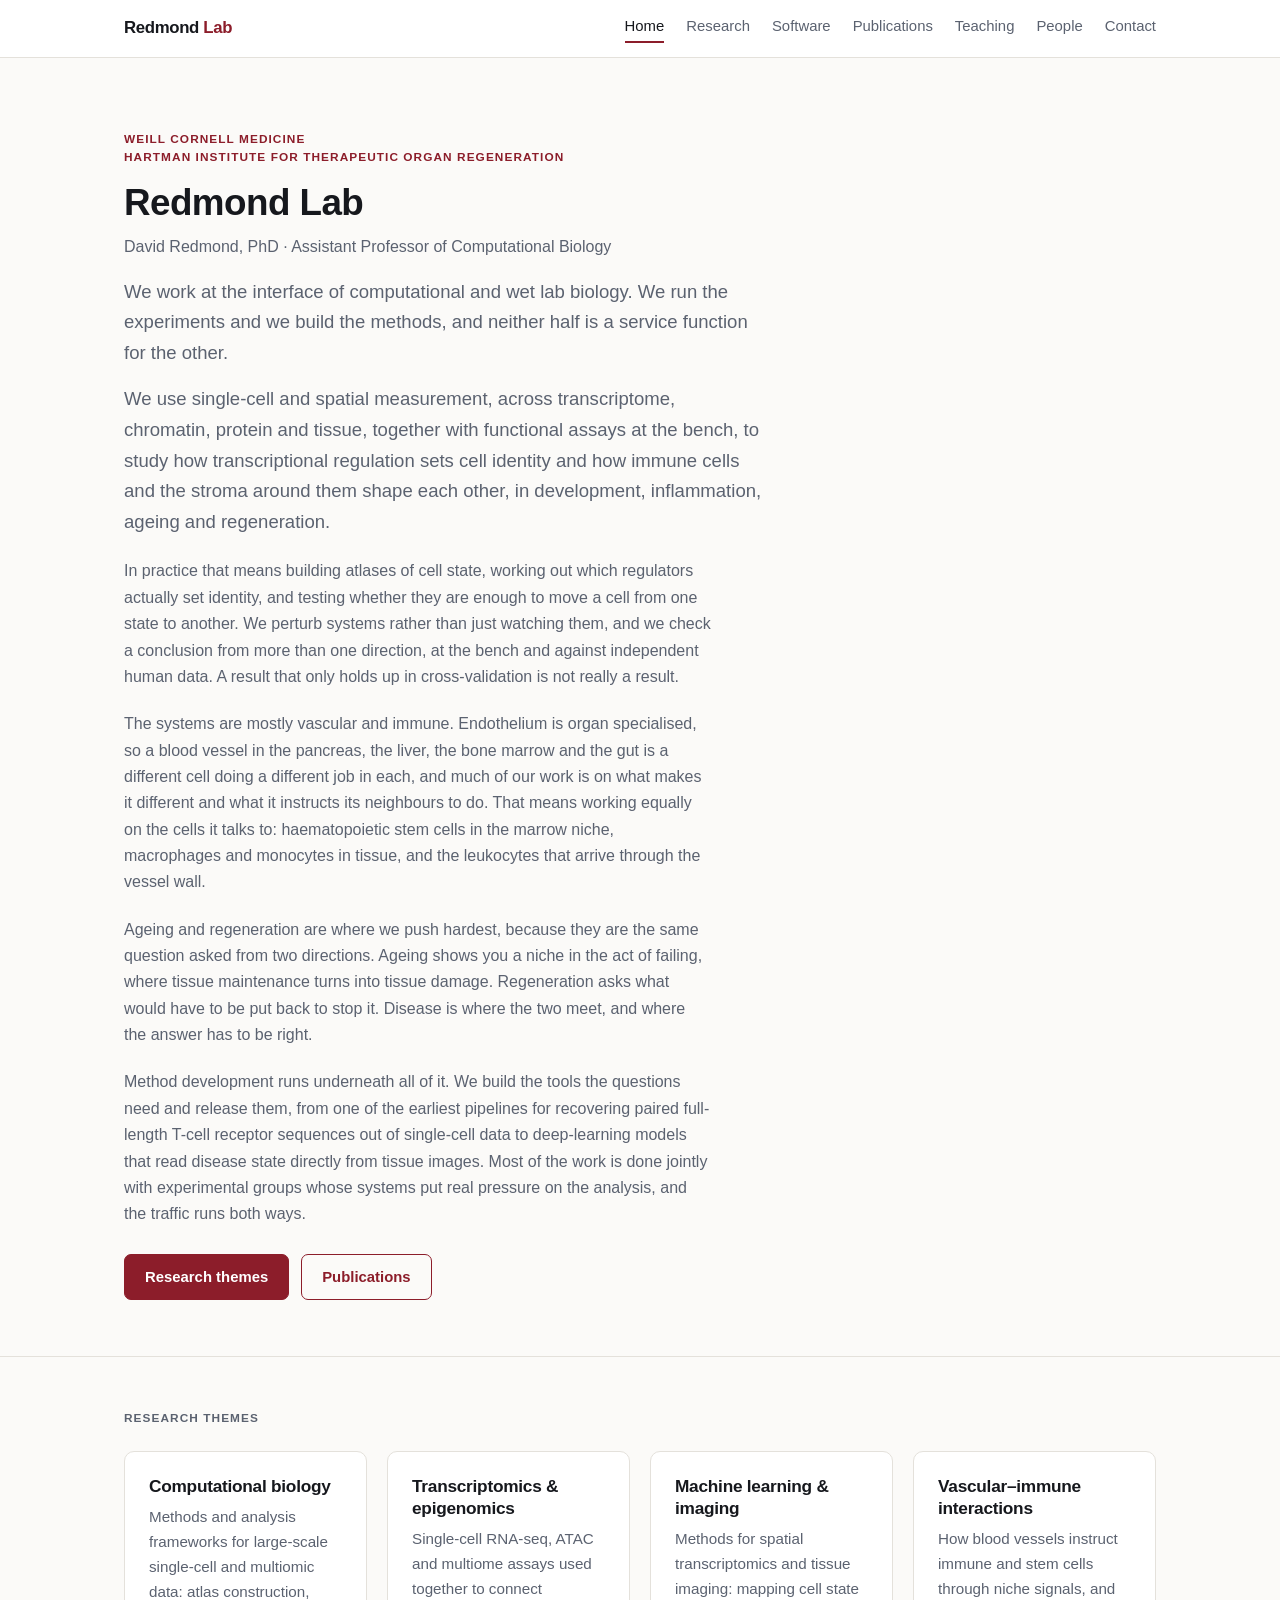
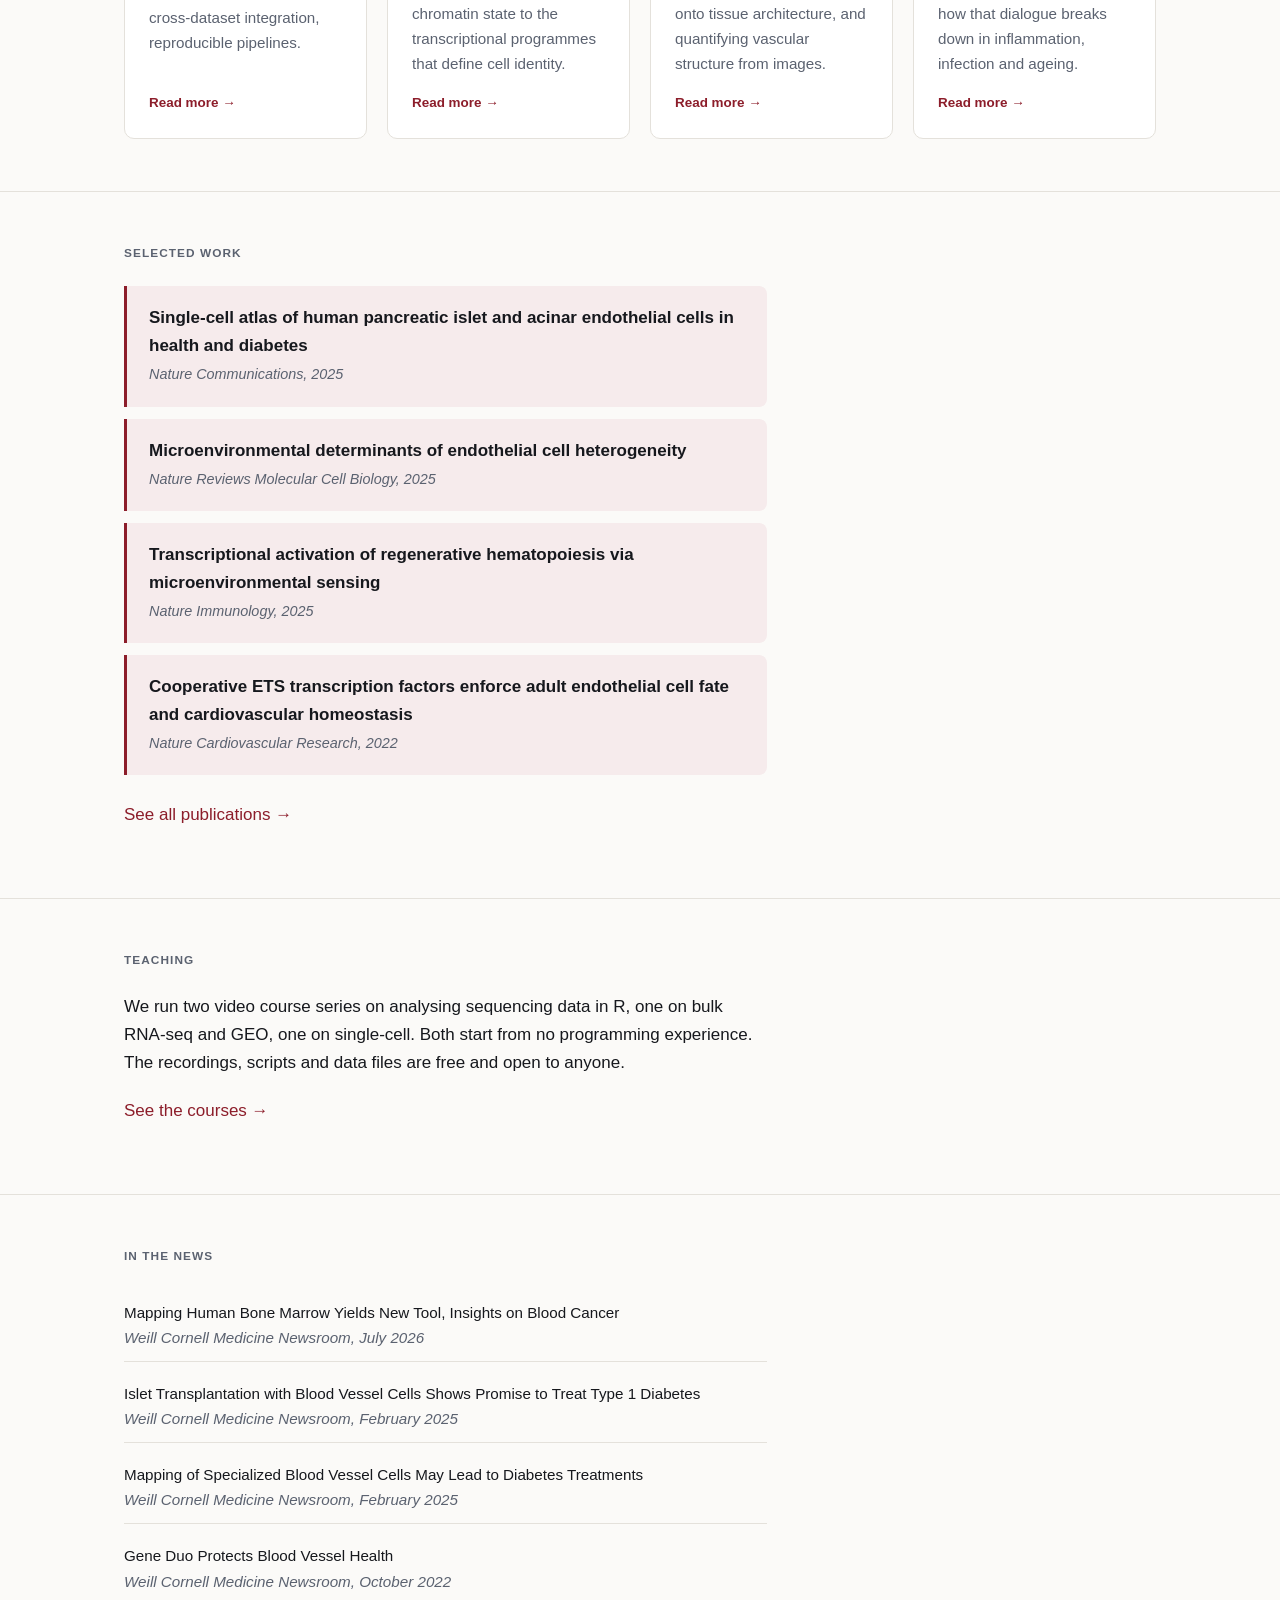
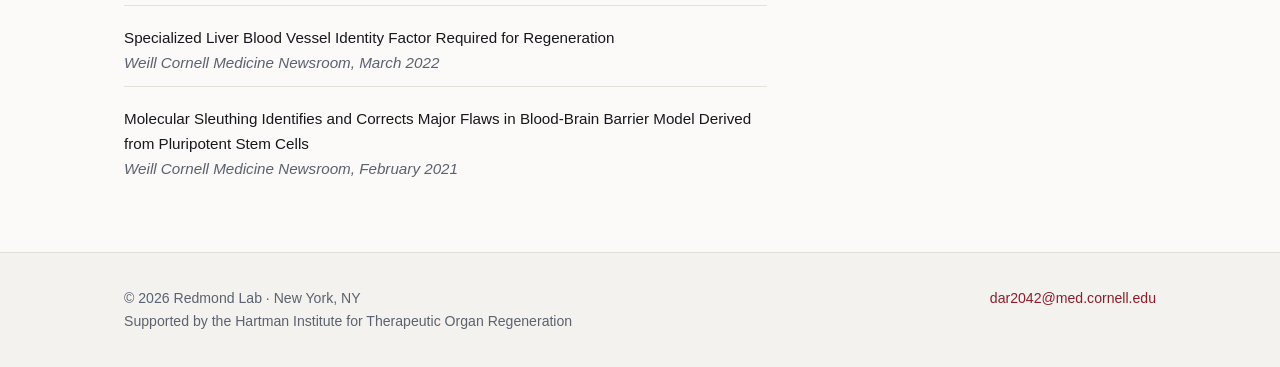
<file: index.html>
<!DOCTYPE html>
<html lang="en">
<head>
<meta charset="utf-8">
<meta name="viewport" content="width=device-width, initial-scale=1">
<title>Redmond Lab | Vascular Computational Biology</title>
<meta name="description" content="The Redmond Lab works at the interface of computational and wet lab biology, using high-throughput and single-cell assays to study transcriptional regulation and immune-stromal interactions in development, iPS models, inflammation and regeneration.">
<meta name="author" content="David Redmond">
<link rel="canonical" href="https://redmondlab.org/">

<meta property="og:type" content="website">
<meta property="og:site_name" content="Redmond Lab">
<meta property="og:title" content="Redmond Lab | Vascular Computational Biology">
<meta property="og:description" content="The Redmond Lab works at the interface of computational and wet lab biology, using high-throughput and single-cell assays to study transcriptional regulation and immune-stromal interactions in development, iPS models, inflammation and regeneration.">
<meta property="og:url" content="https://redmondlab.org/">
<meta property="og:locale" content="en_US">
<meta property="og:image" content="https://redmondlab.org/assets/og-card.png">
<meta property="og:image:width" content="1200">
<meta property="og:image:height" content="630">
<meta property="og:image:alt" content="Redmond Lab, Weill Cornell Medicine. David Redmond, PhD, Assistant Professor of Computational Biology.">
<meta name="twitter:card" content="summary_large_image">
<meta name="twitter:title" content="Redmond Lab | Vascular Computational Biology">
<meta name="twitter:description" content="The Redmond Lab works at the interface of computational and wet lab biology, using high-throughput and single-cell assays to study transcriptional regulation and immune-stromal interactions in development, iPS models, inflammation and regeneration.">
<meta name="twitter:image" content="https://redmondlab.org/assets/og-card.png">
<meta name="twitter:image:alt" content="Redmond Lab, Weill Cornell Medicine. David Redmond, PhD, Assistant Professor of Computational Biology.">

<script type="application/ld+json">
{
  "@context": "https://schema.org",
  "@graph": [
    {
      "@type": "Person",
      "@id": "https://redmondlab.org/#david-redmond",
      "name": "David Redmond",
      "givenName": "David",
      "familyName": "Redmond",
      "honorificSuffix": "PhD",
      "jobTitle": "Assistant Professor of Computational Biology",
      "email": "mailto:dar2042@med.cornell.edu",
      "url": "https://redmondlab.org",
      "affiliation": {
        "@type": "Organization",
        "name": "Hartman Institute for Therapeutic Organ Regeneration"
      },
      "knowsAbout": [
        "Computational biology",
        "Endothelial cell biology",
        "Single-cell RNA sequencing",
        "Transcriptomics",
        "Epigenomics",
        "Spatial transcriptomics",
        "Machine learning",
        "Vascular immunology",
        "Transcription factor reprogramming"
      ],
      "sameAs": [
        "https://orcid.org/0000-0002-0983-8606",
        "https://scholar.google.com/citations?user=XUTpJfoAAAAJ&hl=en",
        "https://github.com/redmondlab",
        "https://vivo.weill.cornell.edu/display/cwid-dar2042",
        "https://directory.weill.cornell.edu/person/profile/dar2042"
      ]
    },
    {
      "@type": "ResearchOrganization",
      "@id": "https://redmondlab.org/#lab",
      "name": "Redmond Lab",
      "alternateName": "Redmond Laboratory",
      "url": "https://redmondlab.org",
      "email": "mailto:dar2042@med.cornell.edu",
      "founder": {"@id": "https://redmondlab.org/#david-redmond"},
      "parentOrganization": {
        "@type": "Organization",
        "name": "Hartman Institute for Therapeutic Organ Regeneration"
      },
      "address": {
        "@type": "PostalAddress",
        "addressLocality": "New York",
        "addressRegion": "NY",
        "addressCountry": "US"
      }
    },
    {
      "@type": "WebSite",
      "@id": "https://redmondlab.org/#website",
      "url": "https://redmondlab.org",
      "name": "Redmond Lab",
      "publisher": {"@id": "https://redmondlab.org/#lab"}
    }
  ]
}
</script>

<link rel="stylesheet" href="style.css">
</head>
<body>

<header class="site">
  <div class="wrap">
    <a class="brand" href="index.html">Redmond <span>Lab</span></a>
    <nav class="site">
      <a href="index.html" aria-current="page">Home</a>
      <a href="research.html">Research</a>
      <a href="software.html">Software</a>
      <a href="publications.html">Publications</a>
      <a href="teaching.html">Teaching</a>
      <a href="people.html">People</a>
      <a href="contact.html">Contact</a>
    </nav>
  </div>
</header>

<div class="hero">
  <div class="wrap">
    <p class="kicker">Weill Cornell Medicine<br>
      Hartman Institute for Therapeutic Organ Regeneration</p>
    <h1>Redmond Lab</h1>
    <p class="affil">David Redmond, PhD &middot; Assistant Professor of Computational Biology</p>
    <p class="lead">
      We work at the interface of computational and wet lab biology. We run the
      experiments and we build the methods, and neither half is a service function for
      the other.
    </p>
    <p class="lead">
      We use single-cell and spatial measurement, across transcriptome, chromatin, protein
      and tissue, together with functional assays at the bench, to study how transcriptional
      regulation sets cell identity and how immune cells and the stroma around them shape
      each other, in development, inflammation, ageing and regeneration.
    </p>
    <p class="detail">
      In practice that means building atlases of cell state, working out which regulators
      actually set identity, and testing whether they are enough to move a cell from one
      state to another. We perturb systems rather than just watching them, and we check a
      conclusion from more than one direction, at the bench and against independent human
      data. A result that only holds up in cross-validation is not really a result.
    </p>
    <p class="detail">
      The systems are mostly vascular and immune. Endothelium is organ specialised, so a
      blood vessel in the pancreas, the liver, the bone marrow and the gut is a different
      cell doing a different job in each, and much of our work is on what makes it
      different and what it instructs its neighbours to do. That means working equally on
      the cells it talks to: haematopoietic stem cells in the marrow niche, macrophages
      and monocytes in tissue, and the leukocytes that arrive through the vessel wall.
    </p>
    <p class="detail">
      Ageing and regeneration are where we push hardest, because they are the same
      question asked from two directions. Ageing shows you a niche in the act of failing,
      where tissue maintenance turns into tissue damage. Regeneration asks what would have
      to be put back to stop it. Disease is where the two meet, and where the answer has
      to be right.
    </p>
    <p class="detail">
      Method development runs underneath all of it. We build the tools the questions need
      and release them, from one of the earliest pipelines for recovering paired
      full-length T-cell receptor sequences out of single-cell data to deep-learning
      models that read disease state directly from tissue images. Most of the work is done
      jointly with experimental groups whose systems put real pressure on the analysis,
      and the traffic runs both ways.
    </p>
    <div class="btn-row">
      <a class="btn" href="research.html">Research themes</a>
      <a class="btn ghost" href="publications.html">Publications</a>
    </div>
  </div>
</div>

<section>
  <div class="wrap">
    <p class="eyebrow">Research themes</p>
    <div class="grid themes">

      <a class="card" href="research.html#computational-biology">
        <h3>Computational biology</h3>
        <p>
          Methods and analysis frameworks for large-scale single-cell and multiomic data:
          atlas construction, cross-dataset integration, reproducible pipelines.
        </p>
        <span class="more">Read more &rarr;</span>
      </a>

      <a class="card" href="research.html#transcriptomics-epigenomics">
        <h3>Transcriptomics &amp; epigenomics</h3>
        <p>
          Single-cell RNA-seq, ATAC and multiome assays used together to connect chromatin
          state to the transcriptional programmes that define cell identity.
        </p>
        <span class="more">Read more &rarr;</span>
      </a>

      <a class="card" href="research.html#machine-learning">
        <h3>Machine learning &amp; imaging</h3>
        <p>
          Methods for spatial transcriptomics and tissue imaging: mapping cell state onto
          tissue architecture, and quantifying vascular structure from images.
        </p>
        <span class="more">Read more &rarr;</span>
      </a>

      <a class="card" href="research.html#vascular-immune">
        <h3>Vascular&ndash;immune interactions</h3>
        <p>
          How blood vessels instruct immune and stem cells through niche signals, and how
          that dialogue breaks down in inflammation, infection and ageing.
        </p>
        <span class="more">Read more &rarr;</span>
      </a>

    </div>
  </div>
</section>

<section>
  <div class="wrap">
    <p class="eyebrow">Selected work</p>
    <div class="prose">

      <div class="highlight">
        <strong>Single-cell atlas of human pancreatic islet and acinar endothelial cells in health and diabetes</strong><br>
        <span class="venue">Nature Communications, 2025</span>
      </div>

      <div class="highlight">
        <strong>Microenvironmental determinants of endothelial cell heterogeneity</strong><br>
        <span class="venue">Nature Reviews Molecular Cell Biology, 2025</span>
      </div>

      <div class="highlight">
        <strong>Transcriptional activation of regenerative hematopoiesis via microenvironmental sensing</strong><br>
        <span class="venue">Nature Immunology, 2025</span>
      </div>

      <div class="highlight">
        <strong>Cooperative ETS transcription factors enforce adult endothelial cell fate and cardiovascular homeostasis</strong><br>
        <span class="venue">Nature Cardiovascular Research, 2022</span>
      </div>

      <p style="margin-top:26px">
        <a href="publications.html">See all publications &rarr;</a>
      </p>
    </div>
  </div>
</section>

<section>
  <div class="wrap">
    <p class="eyebrow">Teaching</p>
    <div class="prose">
      <p>
        We run two video course series on analysing sequencing data in R, one on bulk
        RNA-seq and GEO, one on single-cell. Both start from no programming experience.
        The recordings, scripts and data files are free and open to anyone.
      </p>
      <p style="margin-top:20px">
        <a href="teaching.html">See the courses &rarr;</a>
      </p>
    </div>
  </div>
</section>

<section>
  <div class="wrap">
    <p class="eyebrow">In the news</p>
    <div class="prose">
      <ul class="pubs">
        <li>
          <a href="https://news.weill.cornell.edu/news/2026/07/mapping-human-bone-marrow-yields-new-tool-insights-on-blood-cancer">Mapping Human Bone Marrow Yields New Tool, Insights on Blood Cancer</a><br>
          <span class="venue">Weill Cornell Medicine Newsroom, July 2026</span>
        </li>
        <li>
          <a href="https://news.weill.cornell.edu/news/2025/02/islet-transplantation-with-blood-vessel-cells-shows-promise-to-treat-type-1-diabetes">Islet Transplantation with Blood Vessel Cells Shows Promise to Treat Type 1 Diabetes</a><br>
          <span class="venue">Weill Cornell Medicine Newsroom, February 2025</span>
        </li>
        <li>
          <a href="https://news.weill.cornell.edu/news/2025/02/mapping-of-specialized-blood-vessel-cells-may-lead-to-diabetes-treatments">Mapping of Specialized Blood Vessel Cells May Lead to Diabetes Treatments</a><br>
          <span class="venue">Weill Cornell Medicine Newsroom, February 2025</span>
        </li>
        <li>
          <a href="https://news.weill.cornell.edu/news/2022/10/gene-duo-protects-blood-vessel-health">Gene Duo Protects Blood Vessel Health</a><br>
          <span class="venue">Weill Cornell Medicine Newsroom, October 2022</span>
        </li>
        <li>
          <a href="https://news.weill.cornell.edu/news/2022/03/specialized-liver-blood-vessel-identity-factor-required-for-regeneration">Specialized Liver Blood Vessel Identity Factor Required for Regeneration</a><br>
          <span class="venue">Weill Cornell Medicine Newsroom, March 2022</span>
        </li>
        <li>
          <a href="https://news.weill.cornell.edu/news/2021/02/molecular-sleuthing-identifies-and-corrects-major-flaws-in-blood-brain-barrier-model">Molecular Sleuthing Identifies and Corrects Major Flaws in Blood-Brain Barrier Model Derived from Pluripotent Stem Cells</a><br>
          <span class="venue">Weill Cornell Medicine Newsroom, February 2021</span>
        </li>
      </ul>
    </div>
  </div>
</section>

<footer class="site">
  <div class="wrap">
    <p>&copy; 2026 Redmond Lab &middot; New York, NY<br>
       Supported by the Hartman Institute for Therapeutic Organ Regeneration</p>
    <p><a href="mailto:dar2042@med.cornell.edu">dar2042@med.cornell.edu</a></p>
  </div>
</footer>

</body>
</html>
</file>
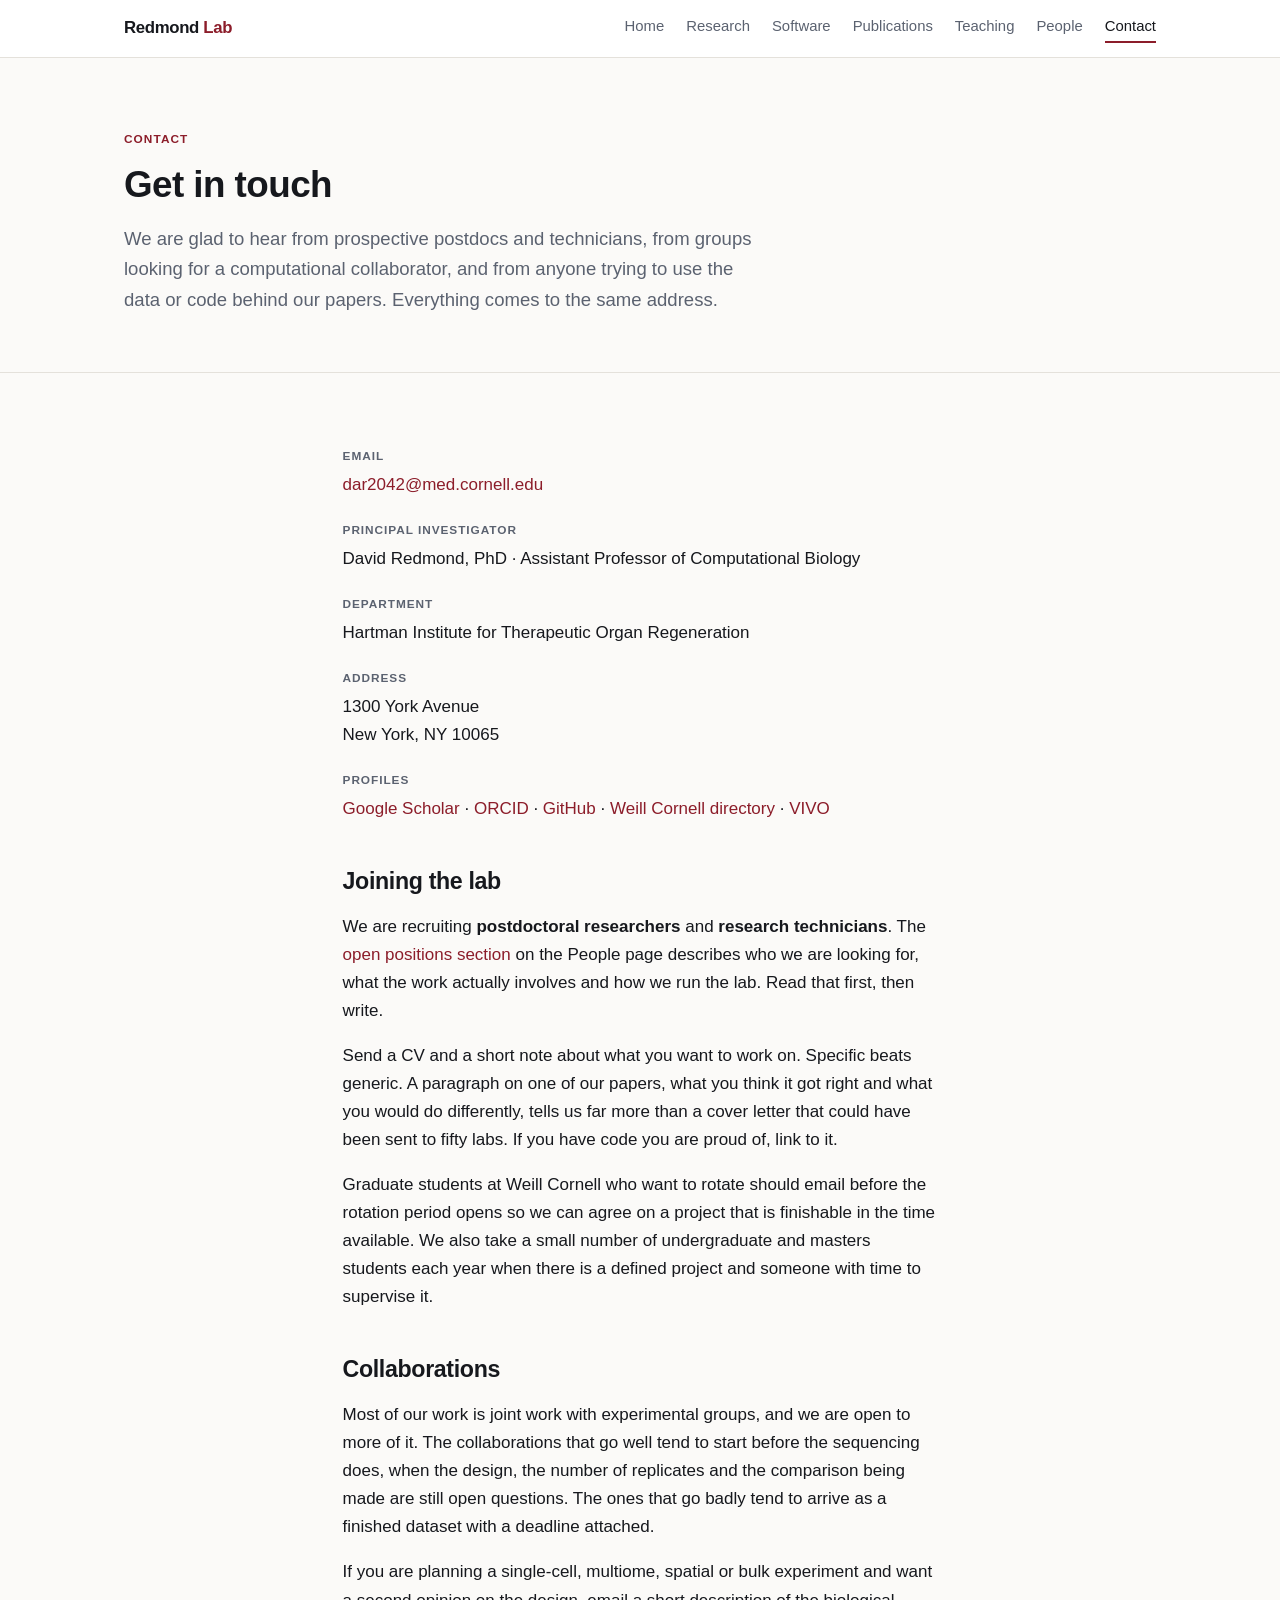
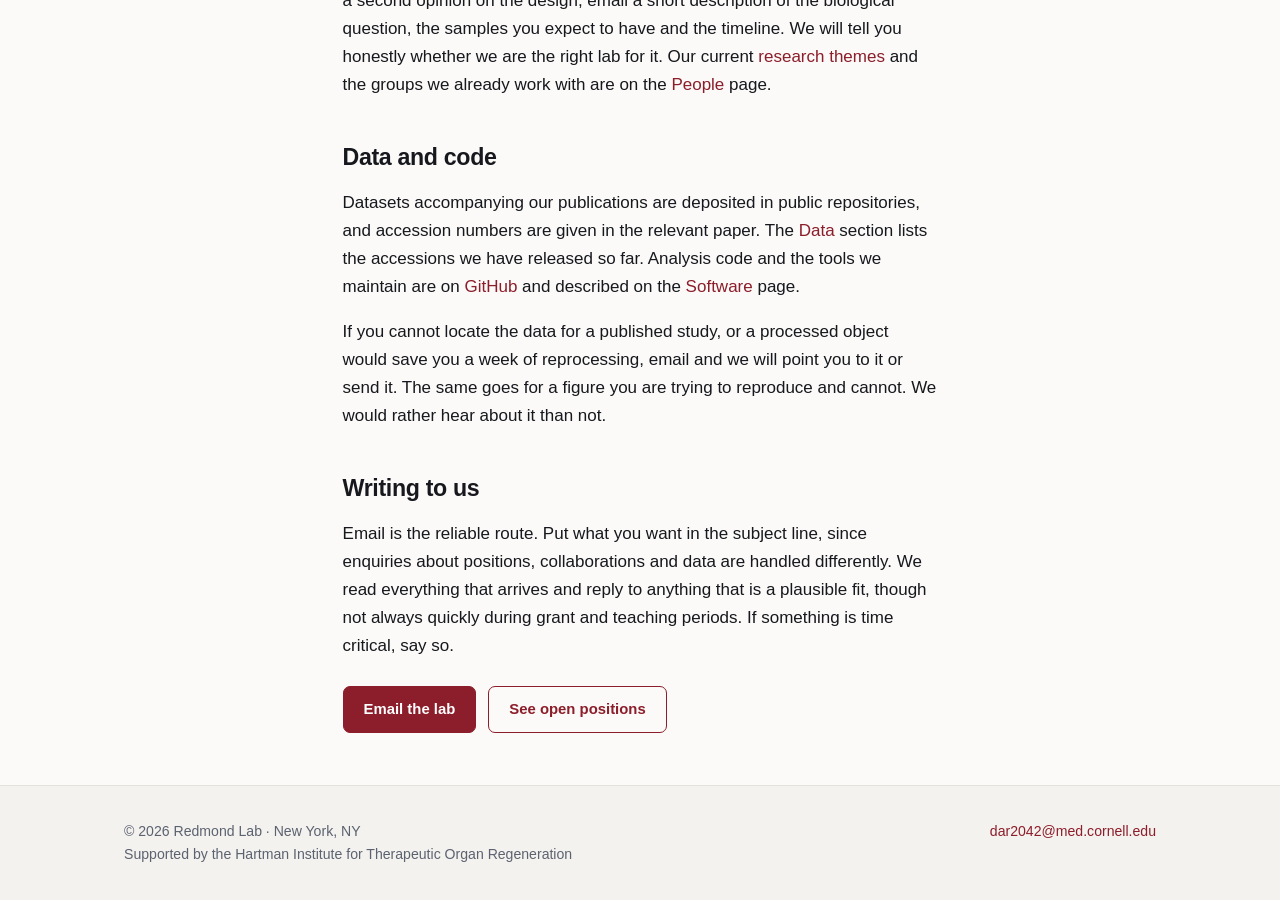
<file: contact.html>
<!DOCTYPE html>
<html lang="en">
<head>
<meta charset="utf-8">
<meta name="viewport" content="width=device-width, initial-scale=1">
<title>Contact | Redmond Lab</title>
<meta name="description" content="Contact the Redmond Lab about collaborations, data, or postdoc and technician positions.">
<meta name="author" content="David Redmond">
<link rel="canonical" href="https://redmondlab.org/contact.html">

<meta property="og:type" content="website">
<meta property="og:site_name" content="Redmond Lab">
<meta property="og:title" content="Contact | Redmond Lab">
<meta property="og:description" content="Contact the Redmond Lab about collaborations, data, or postdoc and technician positions.">
<meta property="og:url" content="https://redmondlab.org/contact.html">
<meta property="og:locale" content="en_US">
<meta property="og:image" content="https://redmondlab.org/assets/og-card.png">
<meta property="og:image:width" content="1200">
<meta property="og:image:height" content="630">
<meta property="og:image:alt" content="Redmond Lab, Weill Cornell Medicine. David Redmond, PhD, Assistant Professor of Computational Biology.">
<meta name="twitter:card" content="summary_large_image">
<meta name="twitter:title" content="Contact | Redmond Lab">
<meta name="twitter:description" content="Contact the Redmond Lab about collaborations, data, or postdoc and technician positions.">
<meta name="twitter:image" content="https://redmondlab.org/assets/og-card.png">
<meta name="twitter:image:alt" content="Redmond Lab, Weill Cornell Medicine. David Redmond, PhD, Assistant Professor of Computational Biology.">

<link rel="stylesheet" href="style.css">
</head>
<body>

<header class="site">
  <div class="wrap">
    <a class="brand" href="index.html">Redmond <span>Lab</span></a>
    <nav class="site">
      <a href="index.html">Home</a>
      <a href="research.html">Research</a>
      <a href="software.html">Software</a>
      <a href="publications.html">Publications</a>
      <a href="teaching.html">Teaching</a>
      <a href="people.html">People</a>
      <a href="contact.html" aria-current="page">Contact</a>
    </nav>
  </div>
</header>

<div class="hero">
  <div class="wrap">
    <p class="kicker">Contact</p>
    <h1>Get in touch</h1>
    <p class="lead">
      We are glad to hear from prospective postdocs and technicians, from groups looking
      for a computational collaborator, and from anyone trying to use the data or code
      behind our papers. Everything comes to the same address.
    </p>
  </div>
</div>

<section>
  <div class="wrap prose">

    <dl class="meta">
      <dt>Email</dt>
      <dd><a href="mailto:dar2042@med.cornell.edu">dar2042@med.cornell.edu</a></dd>

      <dt>Principal investigator</dt>
      <dd>David Redmond, PhD &middot; Assistant Professor of Computational Biology</dd>

      <dt>Department</dt>
      <dd>Hartman Institute for Therapeutic Organ Regeneration</dd>

      <dt>Address</dt>
      <!-- TODO: replace with your building, room and street address. -->
      <dd>
        1300 York Avenue<br>
        New York, NY 10065
      </dd>

      <dt>Profiles</dt>
      <dd>
        <a href="https://scholar.google.com/citations?user=XUTpJfoAAAAJ&amp;hl=en">Google Scholar</a> &middot;
        <a href="https://orcid.org/0000-0002-0983-8606">ORCID</a> &middot;
        <a href="https://github.com/redmondlab">GitHub</a> &middot;
        <a href="https://directory.weill.cornell.edu/person/profile/dar2042">Weill Cornell directory</a> &middot;
        <a href="https://vivo.weill.cornell.edu/display/cwid-dar2042">VIVO</a>
      </dd>
    </dl>

    <h2>Joining the lab</h2>
    <p>
      We are recruiting <strong>postdoctoral researchers</strong> and
      <strong>research technicians</strong>. The
      <a href="people.html#join">open positions section</a> on the People page describes
      who we are looking for, what the work actually involves and how we run the lab. Read
      that first, then write.
    </p>
    <p>
      Send a CV and a short note about what you want to work on. Specific beats generic. A
      paragraph on one of our papers, what you think it got right and what you would do
      differently, tells us far more than a cover letter that could have been sent to
      fifty labs. If you have code you are proud of, link to it.
    </p>
    <p>
      Graduate students at Weill Cornell who want to rotate should email before the
      rotation period opens so we can agree on a project that is finishable in the time
      available. We also take a small number of undergraduate and masters students each
      year when there is a defined project and someone with time to supervise it.
    </p>

    <h2>Collaborations</h2>
    <p>
      Most of our work is joint work with experimental groups, and we are open to more of
      it. The collaborations that go well tend to start before the sequencing does, when
      the design, the number of replicates and the comparison being made are still open
      questions. The ones that go badly tend to arrive as a finished dataset with a
      deadline attached.
    </p>
    <p>
      If you are planning a single-cell, multiome, spatial or bulk experiment and want a
      second opinion on the design, email a short description of the biological question,
      the samples you expect to have and the timeline. We will tell you honestly whether
      we are the right lab for it. Our current
      <a href="research.html">research themes</a> and the groups we already work with are
      on the <a href="people.html">People</a> page.
    </p>

    <h2>Data and code</h2>
    <!-- TODO: add GEO accessions and GitHub repository links for published datasets. -->
    <p>
      Datasets accompanying our publications are deposited in public repositories, and
      accession numbers are given in the relevant paper. The
      <a href="software.html#data">Data</a> section lists the accessions we have released
      so far. Analysis code and the tools we maintain are on
      <a href="https://github.com/redmondlab">GitHub</a> and described on the
      <a href="software.html">Software</a> page.
    </p>
    <p>
      If you cannot locate the data for a published study, or a processed object would
      save you a week of reprocessing, email and we will point you to it or send it. The
      same goes for a figure you are trying to reproduce and cannot. We would rather hear
      about it than not.
    </p>

    <h2>Writing to us</h2>
    <p>
      Email is the reliable route. Put what you want in the subject line, since enquiries
      about positions, collaborations and data are handled differently. We read everything
      that arrives and reply to anything that is a plausible fit, though not always
      quickly during grant and teaching periods. If something is time critical, say so.
    </p>

    <div class="btn-row">
      <a class="btn" href="mailto:dar2042@med.cornell.edu">Email the lab</a>
      <a class="btn ghost" href="people.html#join">See open positions</a>
    </div>

  </div>
</section>

<footer class="site">
  <div class="wrap">
    <p>&copy; 2026 Redmond Lab &middot; New York, NY<br>
       Supported by the Hartman Institute for Therapeutic Organ Regeneration</p>
    <p><a href="mailto:dar2042@med.cornell.edu">dar2042@med.cornell.edu</a></p>
  </div>
</footer>

</body>
</html>
</file>
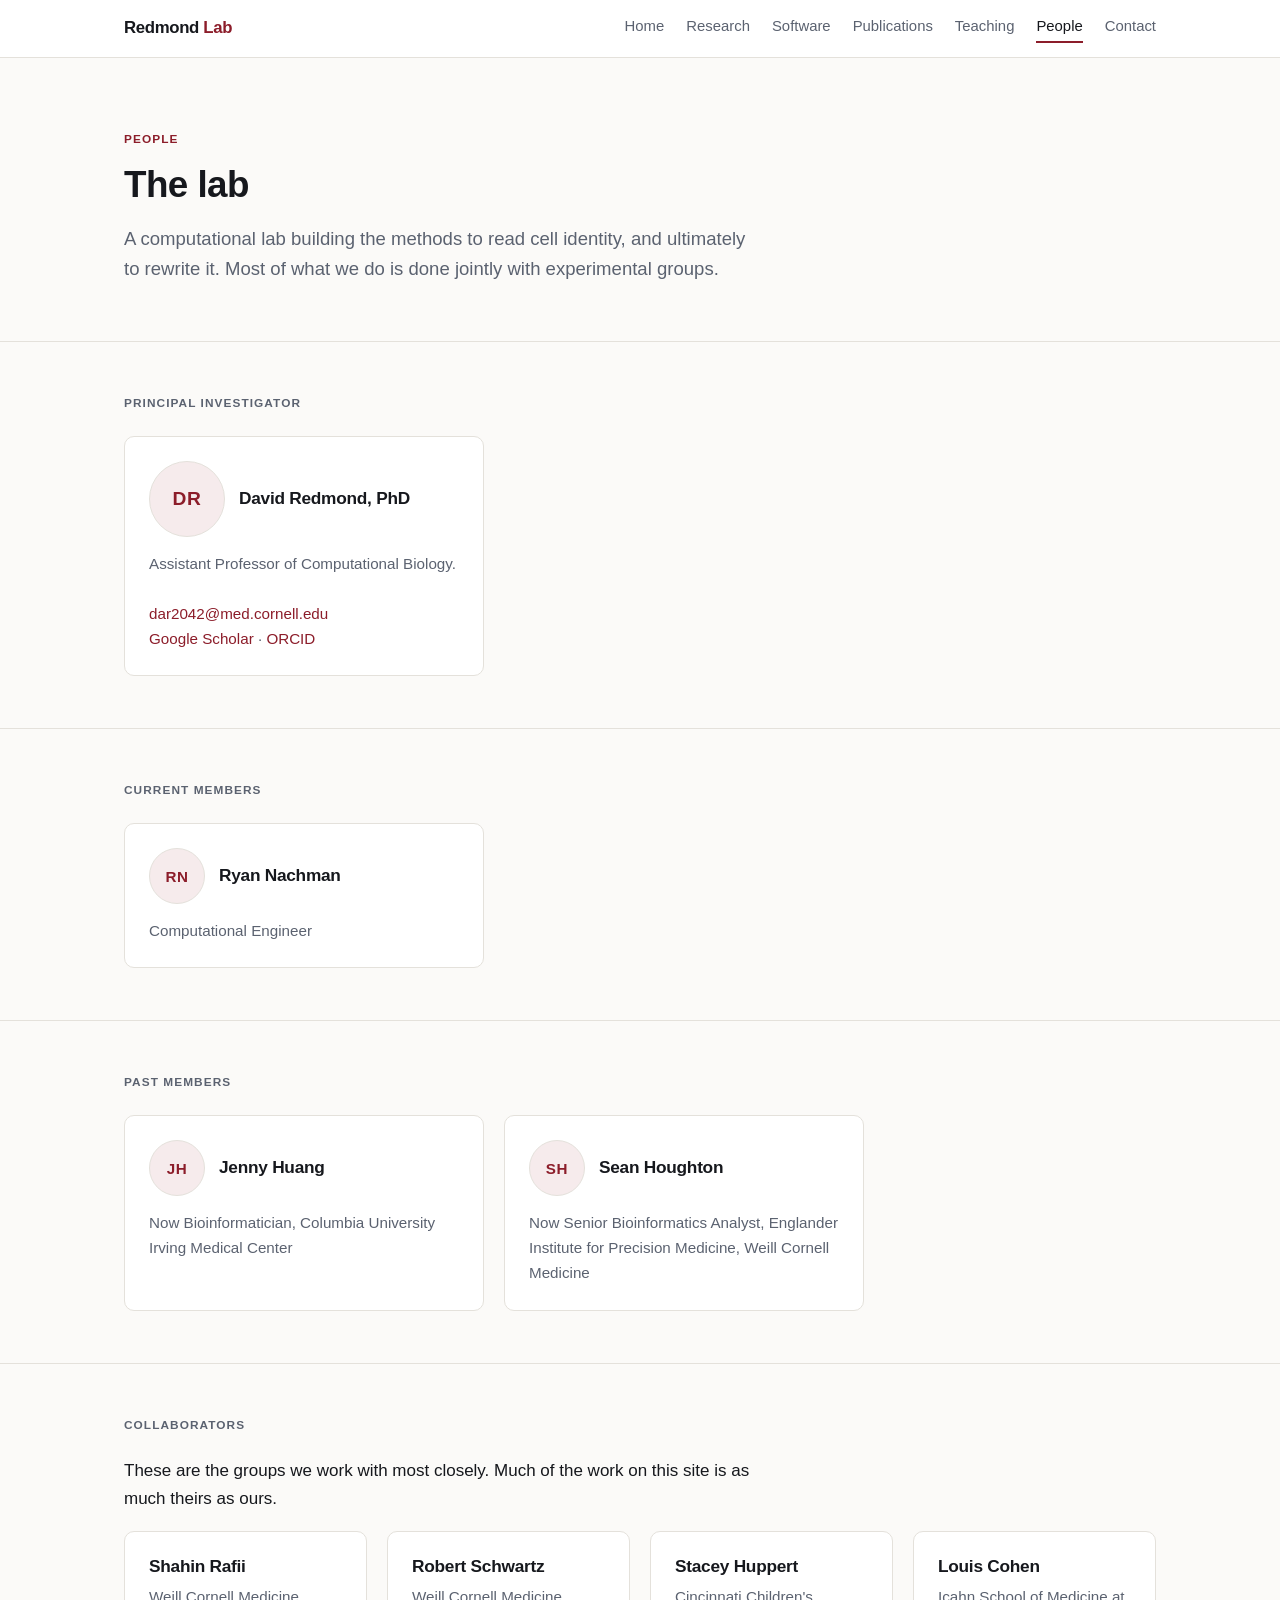
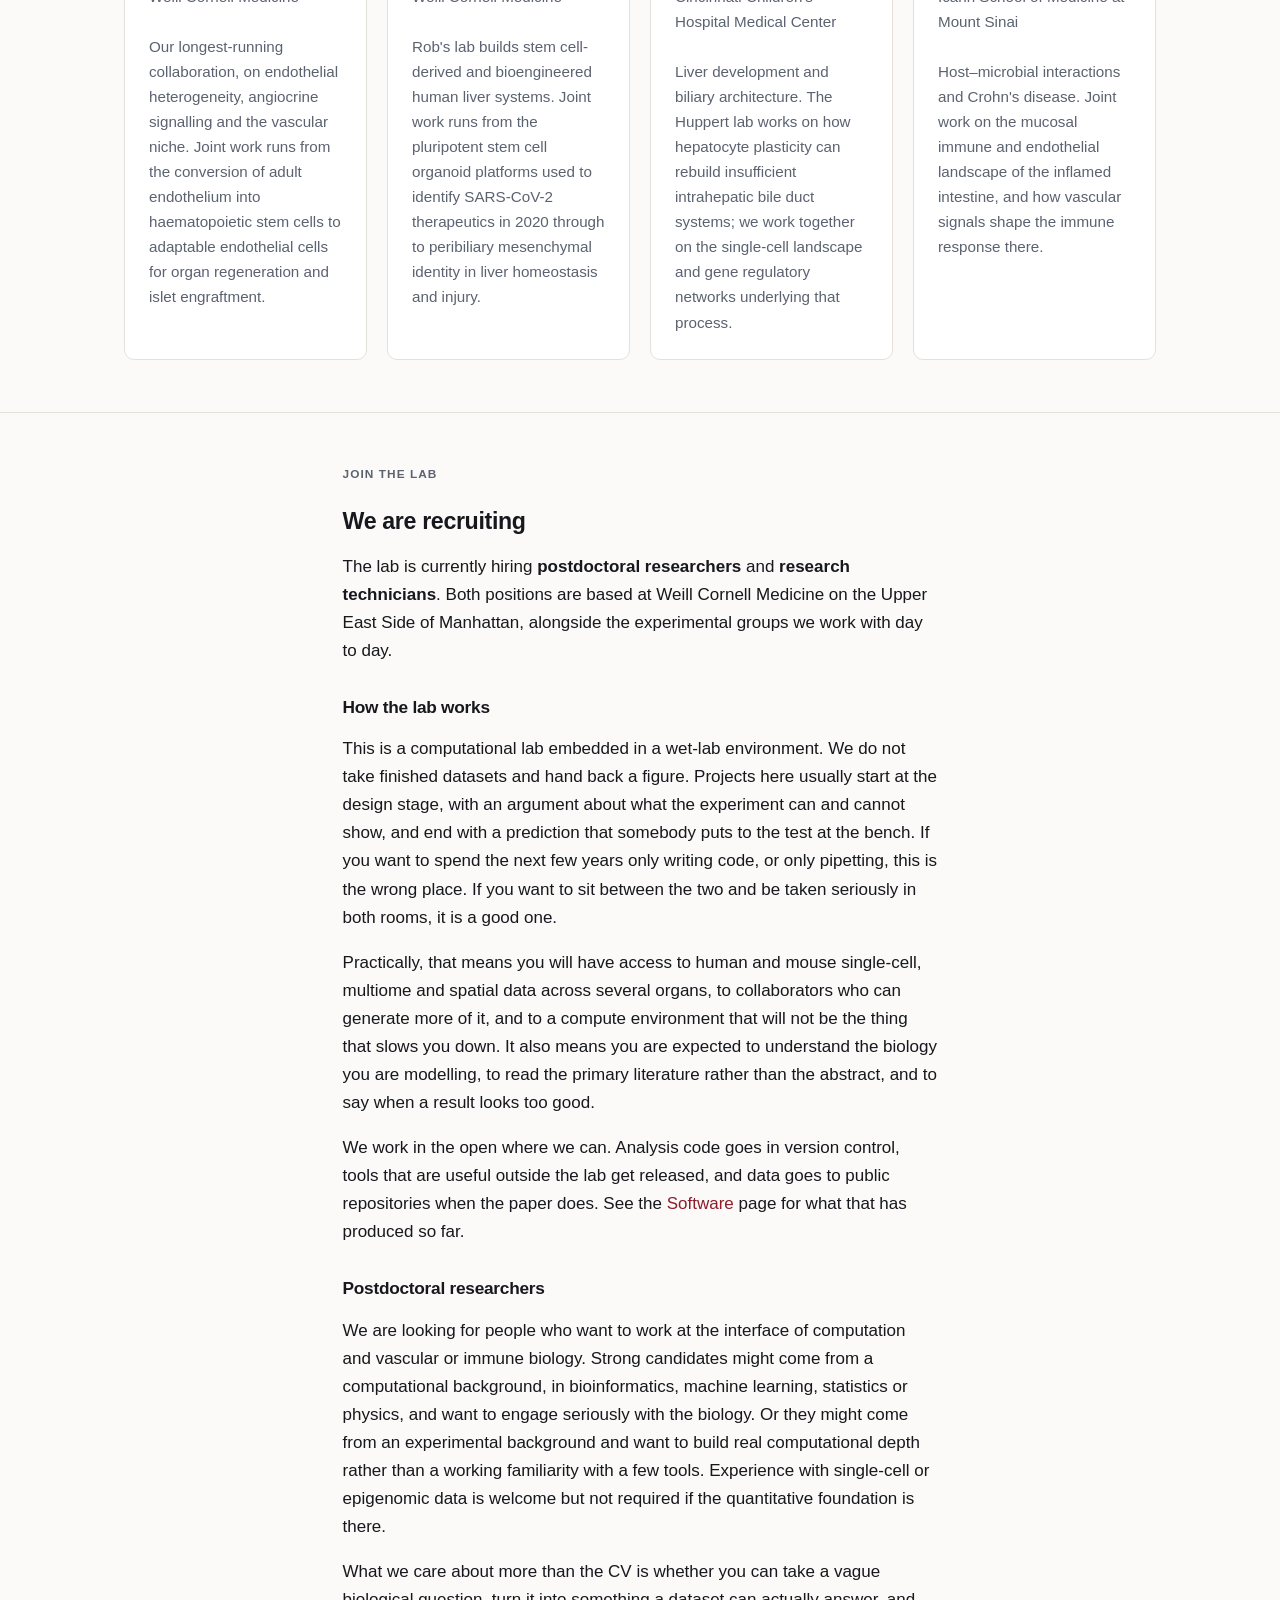
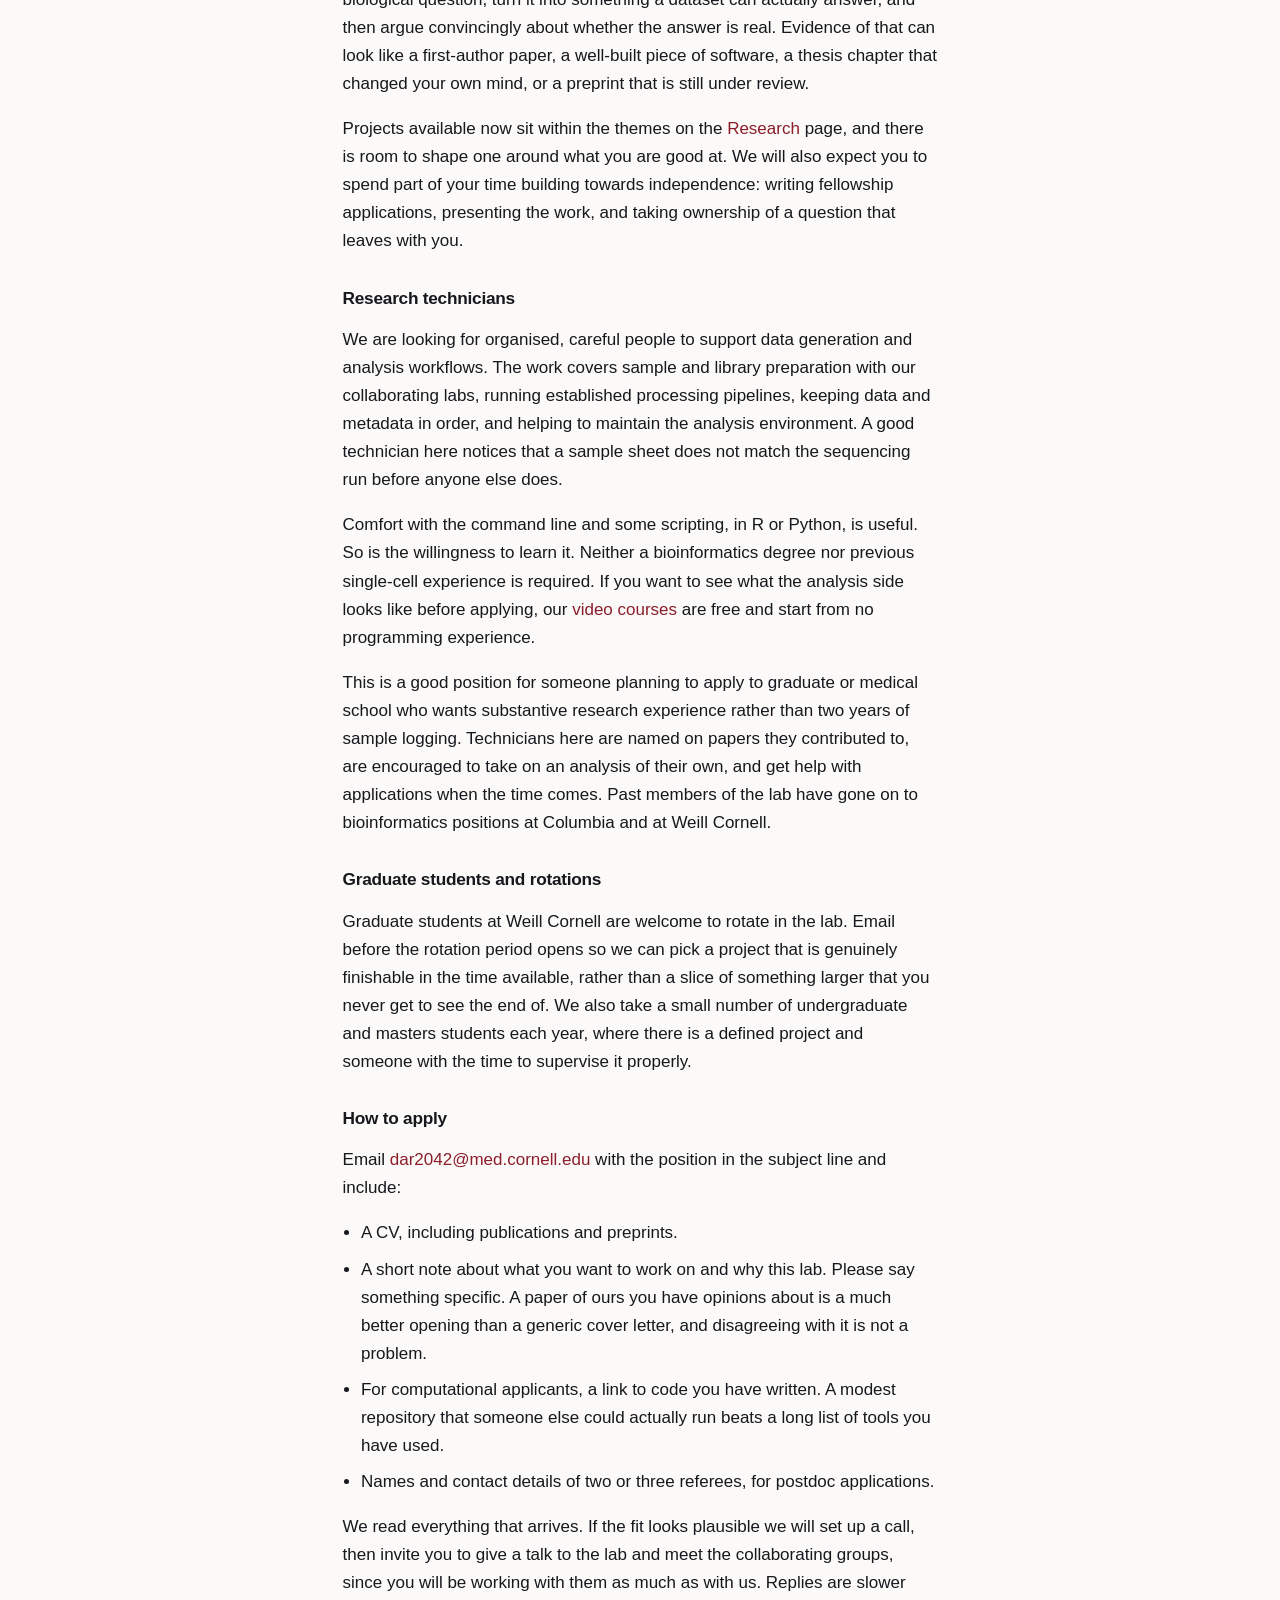
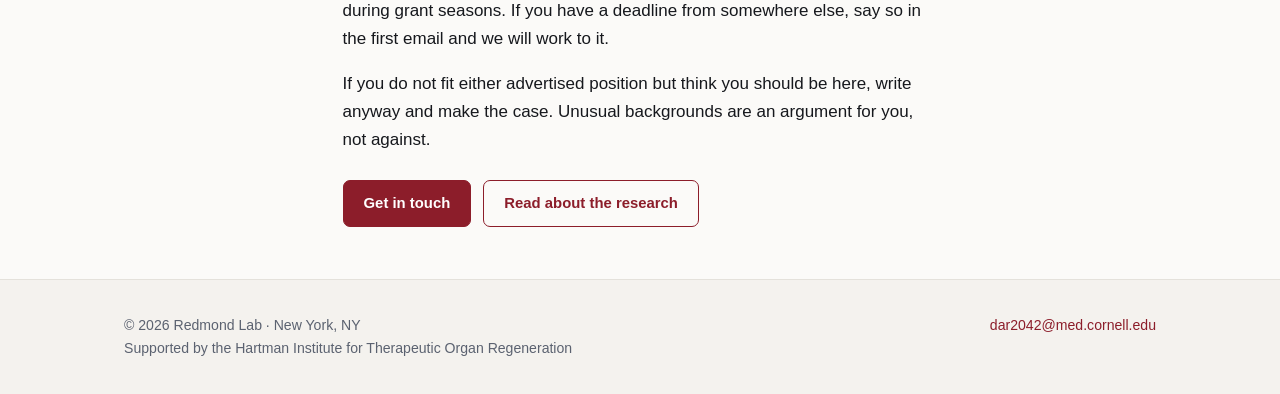
<file: people.html>
<!DOCTYPE html>
<html lang="en">
<head>
<meta charset="utf-8">
<meta name="viewport" content="width=device-width, initial-scale=1">
<title>People & Open Positions | Redmond Lab</title>
<meta name="description" content="The Redmond Lab team, past members and collaborators. We are recruiting postdoctoral researchers and research technicians in computational vascular biology.">
<meta name="author" content="David Redmond">
<link rel="canonical" href="https://redmondlab.org/people.html">

<meta property="og:type" content="website">
<meta property="og:site_name" content="Redmond Lab">
<meta property="og:title" content="People & Open Positions | Redmond Lab">
<meta property="og:description" content="The Redmond Lab team, past members and collaborators. We are recruiting postdoctoral researchers and research technicians in computational vascular biology.">
<meta property="og:url" content="https://redmondlab.org/people.html">
<meta property="og:locale" content="en_US">
<meta property="og:image" content="https://redmondlab.org/assets/og-card.png">
<meta property="og:image:width" content="1200">
<meta property="og:image:height" content="630">
<meta property="og:image:alt" content="Redmond Lab, Weill Cornell Medicine. David Redmond, PhD, Assistant Professor of Computational Biology.">
<meta name="twitter:card" content="summary_large_image">
<meta name="twitter:title" content="People & Open Positions | Redmond Lab">
<meta name="twitter:description" content="The Redmond Lab team, past members and collaborators. We are recruiting postdoctoral researchers and research technicians in computational vascular biology.">
<meta name="twitter:image" content="https://redmondlab.org/assets/og-card.png">
<meta name="twitter:image:alt" content="Redmond Lab, Weill Cornell Medicine. David Redmond, PhD, Assistant Professor of Computational Biology.">

<link rel="stylesheet" href="style.css">
</head>
<body>

<header class="site">
  <div class="wrap">
    <a class="brand" href="index.html">Redmond <span>Lab</span></a>
    <nav class="site">
      <a href="index.html">Home</a>
      <a href="research.html">Research</a>
      <a href="software.html">Software</a>
      <a href="publications.html">Publications</a>
      <a href="teaching.html">Teaching</a>
      <a href="people.html" aria-current="page">People</a>
      <a href="contact.html">Contact</a>
    </nav>
  </div>
</header>

<div class="hero">
  <div class="wrap">
    <p class="kicker">People</p>
    <h1>The lab</h1>
    <p class="lead">
      A computational lab building the methods to read cell identity, and ultimately to
      rewrite it. Most of what we do is done jointly with experimental groups.
    </p>
  </div>
</div>

<section>
  <div class="wrap">
    <p class="eyebrow">Principal investigator</p>
    <div class="grid people">
      <div class="card">
        <!-- To use a headshot, swap the <span> below for:
             <img class="avatar lead-avatar" src="assets/people/david-redmond.jpg"
                  alt="David Redmond" width="76" height="76" loading="lazy"> -->
        <div class="person-head">
          <span class="avatar lead-avatar" aria-hidden="true">DR</span>
          <h3>David Redmond, PhD</h3>
        </div>
        <!-- TODO: add a short bio paragraph here if you want one. -->
        <p>
          Assistant Professor of Computational Biology.
          <br><br>
          <a href="mailto:dar2042@med.cornell.edu">dar2042@med.cornell.edu</a><br>
          <a href="https://scholar.google.com/citations?user=XUTpJfoAAAAJ&amp;hl=en">Google Scholar</a> &middot;
          <a href="https://orcid.org/0000-0002-0983-8606">ORCID</a>
        </p>
      </div>
    </div>
  </div>
</section>

<section>
  <div class="wrap">
    <p class="eyebrow">Current members</p>
    <div class="grid people">
      <div class="card">
        <!-- TODO (optional): add a one-line description of what Ryan works on. -->
        <div class="person-head">
          <span class="avatar" aria-hidden="true">RN</span>
          <h3>Ryan Nachman</h3>
        </div>
        <p>Computational Engineer</p>
      </div>
    </div>
  </div>
</section>

<section>
  <div class="wrap">
    <p class="eyebrow">Past members</p>
    <div class="grid people">
      <!-- TODO (optional): add dates in the lab for each. -->
      <div class="card">
        <div class="person-head">
          <span class="avatar" aria-hidden="true">JH</span>
          <h3>Jenny Huang</h3>
        </div>
        <p>Now Bioinformatician, Columbia University Irving Medical Center</p>
      </div>
      <div class="card">
        <div class="person-head">
          <span class="avatar" aria-hidden="true">SH</span>
          <h3>Sean Houghton</h3>
        </div>
        <p>Now Senior Bioinformatics Analyst, Englander Institute for Precision Medicine, Weill Cornell Medicine</p>
      </div>
    </div>
  </div>
</section>

<section>
  <div class="wrap">
    <p class="eyebrow">Collaborators</p>
    <div class="prose">
      <p>
        These are the groups we work with most closely. Much of the work on this site is
        as much theirs as ours.
      </p>
    </div>
    <div class="grid four">
      <!-- Affiliations and research areas are from public profiles. -->
      <div class="card">
        <h3>Shahin Rafii</h3>
        <p>
          Weill Cornell Medicine
          <br><br>
          Our longest-running collaboration, on endothelial heterogeneity, angiocrine
          signalling and the vascular niche. Joint work runs from the conversion of adult
          endothelium into haematopoietic stem cells to adaptable endothelial cells for
          organ regeneration and islet engraftment.
        </p>
      </div>
      <div class="card">
        <h3>Robert Schwartz</h3>
        <p>
          Weill Cornell Medicine
          <br><br>
          Rob's lab builds stem cell-derived and bioengineered human liver systems.
          Joint work runs from the pluripotent stem cell organoid platforms used to
          identify SARS-CoV-2 therapeutics in 2020 through to peribiliary mesenchymal
          identity in liver homeostasis and injury.
        </p>
      </div>
      <div class="card">
        <h3>Stacey Huppert</h3>
        <p>
          Cincinnati Children's Hospital Medical Center
          <br><br>
          Liver development and biliary architecture. The Huppert lab works on how
          hepatocyte plasticity can rebuild insufficient intrahepatic bile duct systems;
          we work together on the single-cell landscape and gene regulatory networks
          underlying that process.
        </p>
      </div>
      <div class="card">
        <h3>Louis Cohen</h3>
        <p>
          Icahn School of Medicine at Mount Sinai
          <br><br>
          Host&ndash;microbial interactions and Crohn's disease. Joint work on the mucosal
          immune and endothelial landscape of the inflamed intestine, and how vascular
          signals shape the immune response there.
        </p>
      </div>
    </div>
  </div>
</section>

<section id="join">
  <div class="wrap prose">
    <p class="eyebrow">Join the lab</p>
    <h2 style="margin-top:0">We are recruiting</h2>
    <p>
      The lab is currently hiring <strong>postdoctoral researchers</strong> and
      <strong>research technicians</strong>. Both positions are based at Weill Cornell
      Medicine on the Upper East Side of Manhattan, alongside the experimental groups we
      work with day to day.
    </p>

    <h3>How the lab works</h3>
    <p>
      This is a computational lab embedded in a wet-lab environment. We do not take
      finished datasets and hand back a figure. Projects here usually start at the design
      stage, with an argument about what the experiment can and cannot show, and end with
      a prediction that somebody puts to the test at the bench. If you want to spend the
      next few years only writing code, or only pipetting, this is the wrong place. If you
      want to sit between the two and be taken seriously in both rooms, it is a good one.
    </p>
    <p>
      Practically, that means you will have access to human and mouse single-cell,
      multiome and spatial data across several organs, to collaborators who can generate
      more of it, and to a compute environment that will not be the thing that slows you
      down. It also means you are expected to understand the biology you are modelling,
      to read the primary literature rather than the abstract, and to say when a result
      looks too good.
    </p>
    <p>
      We work in the open where we can. Analysis code goes in version control, tools that
      are useful outside the lab get released, and data goes to public repositories when
      the paper does. See the <a href="software.html">Software</a> page for what that has
      produced so far.
    </p>

    <h3>Postdoctoral researchers</h3>
    <p>
      We are looking for people who want to work at the interface of computation and
      vascular or immune biology. Strong candidates might come from a computational
      background, in bioinformatics, machine learning, statistics or physics, and want to
      engage seriously with the biology. Or they might come from an experimental
      background and want to build real computational depth rather than a working
      familiarity with a few tools. Experience with single-cell or epigenomic data is
      welcome but not required if the quantitative foundation is there.
    </p>
    <p>
      What we care about more than the CV is whether you can take a vague biological
      question, turn it into something a dataset can actually answer, and then argue
      convincingly about whether the answer is real. Evidence of that can look like a
      first-author paper, a well-built piece of software, a thesis chapter that changed
      your own mind, or a preprint that is still under review.
    </p>
    <p>
      Projects available now sit within the themes on the
      <a href="research.html">Research</a> page, and there is room to shape one around
      what you are good at. We will also expect you to spend part of your time building
      towards independence: writing fellowship applications, presenting the work, and
      taking ownership of a question that leaves with you.
    </p>
    <!-- TODO: confirm and add start date, appointment length, salary scale and whether
         visa sponsorship is available, then state them here. Candidates ask every time. -->

    <h3>Research technicians</h3>
    <p>
      We are looking for organised, careful people to support data generation and
      analysis workflows. The work covers sample and library preparation with our
      collaborating labs, running established processing pipelines, keeping data and
      metadata in order, and helping to maintain the analysis environment. A good
      technician here notices that a sample sheet does not match the sequencing run
      before anyone else does.
    </p>
    <p>
      Comfort with the command line and some scripting, in R or Python, is useful. So is
      the willingness to learn it. Neither a bioinformatics degree nor previous
      single-cell experience is required. If you want to see what the analysis side looks
      like before applying, our <a href="teaching.html">video courses</a> are free and
      start from no programming experience.
    </p>
    <p>
      This is a good position for someone planning to apply to graduate or medical school
      who wants substantive research experience rather than two years of sample logging.
      Technicians here are named on papers they contributed to, are encouraged to take on
      an analysis of their own, and get help with applications when the time comes. Past
      members of the lab have gone on to bioinformatics positions at Columbia and at Weill
      Cornell.
    </p>

    <h3>Graduate students and rotations</h3>
    <p>
      Graduate students at Weill Cornell are welcome to rotate in the lab. Email before
      the rotation period opens so we can pick a project that is genuinely finishable in
      the time available, rather than a slice of something larger that you never get to
      see the end of. We also take a small number of undergraduate and masters students
      each year, where there is a defined project and someone with the time to supervise
      it properly.
    </p>
    <!-- TODO: name the specific WCGS PhD programmes you are affiliated with, so students
         know whether they can rotate here. -->

    <h3>How to apply</h3>
    <p>
      Email <a href="mailto:dar2042@med.cornell.edu">dar2042@med.cornell.edu</a> with the
      position in the subject line and include:
    </p>
    <ul>
      <li>A CV, including publications and preprints.</li>
      <li>
        A short note about what you want to work on and why this lab. Please say something
        specific. A paper of ours you have opinions about is a much better opening than a
        generic cover letter, and disagreeing with it is not a problem.
      </li>
      <li>
        For computational applicants, a link to code you have written. A modest repository
        that someone else could actually run beats a long list of tools you have used.
      </li>
      <li>Names and contact details of two or three referees, for postdoc applications.</li>
    </ul>
    <p>
      We read everything that arrives. If the fit looks plausible we will set up a call,
      then invite you to give a talk to the lab and meet the collaborating groups, since
      you will be working with them as much as with us. Replies are slower during grant
      seasons. If you have a deadline from somewhere else, say so in the first email and
      we will work to it.
    </p>
    <p>
      If you do not fit either advertised position but think you should be here, write
      anyway and make the case. Unusual backgrounds are an argument for you, not against.
    </p>

    <div class="btn-row">
      <a class="btn" href="mailto:dar2042@med.cornell.edu">Get in touch</a>
      <a class="btn ghost" href="research.html">Read about the research</a>
    </div>
  </div>
</section>

<footer class="site">
  <div class="wrap">
    <p>&copy; 2026 Redmond Lab &middot; New York, NY<br>
       Supported by the Hartman Institute for Therapeutic Organ Regeneration</p>
    <p><a href="mailto:dar2042@med.cornell.edu">dar2042@med.cornell.edu</a></p>
  </div>
</footer>

</body>
</html>
</file>
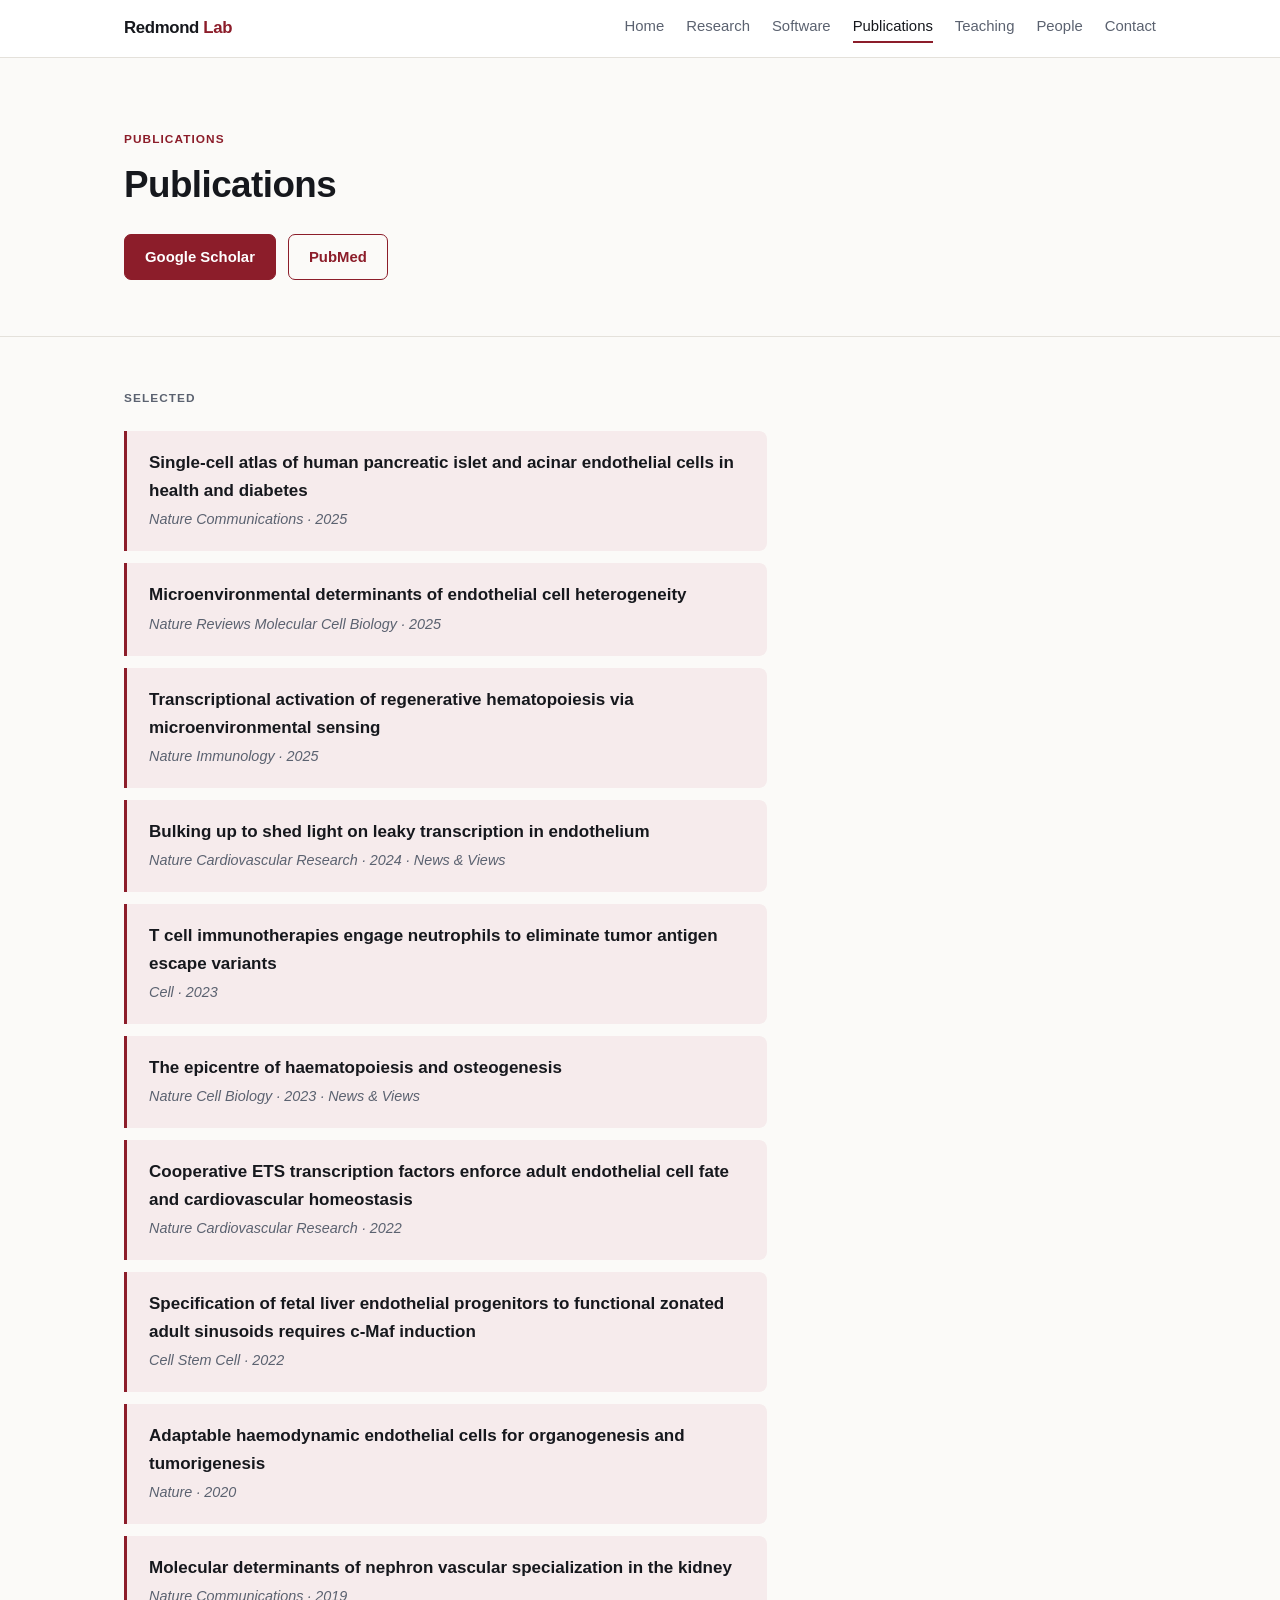
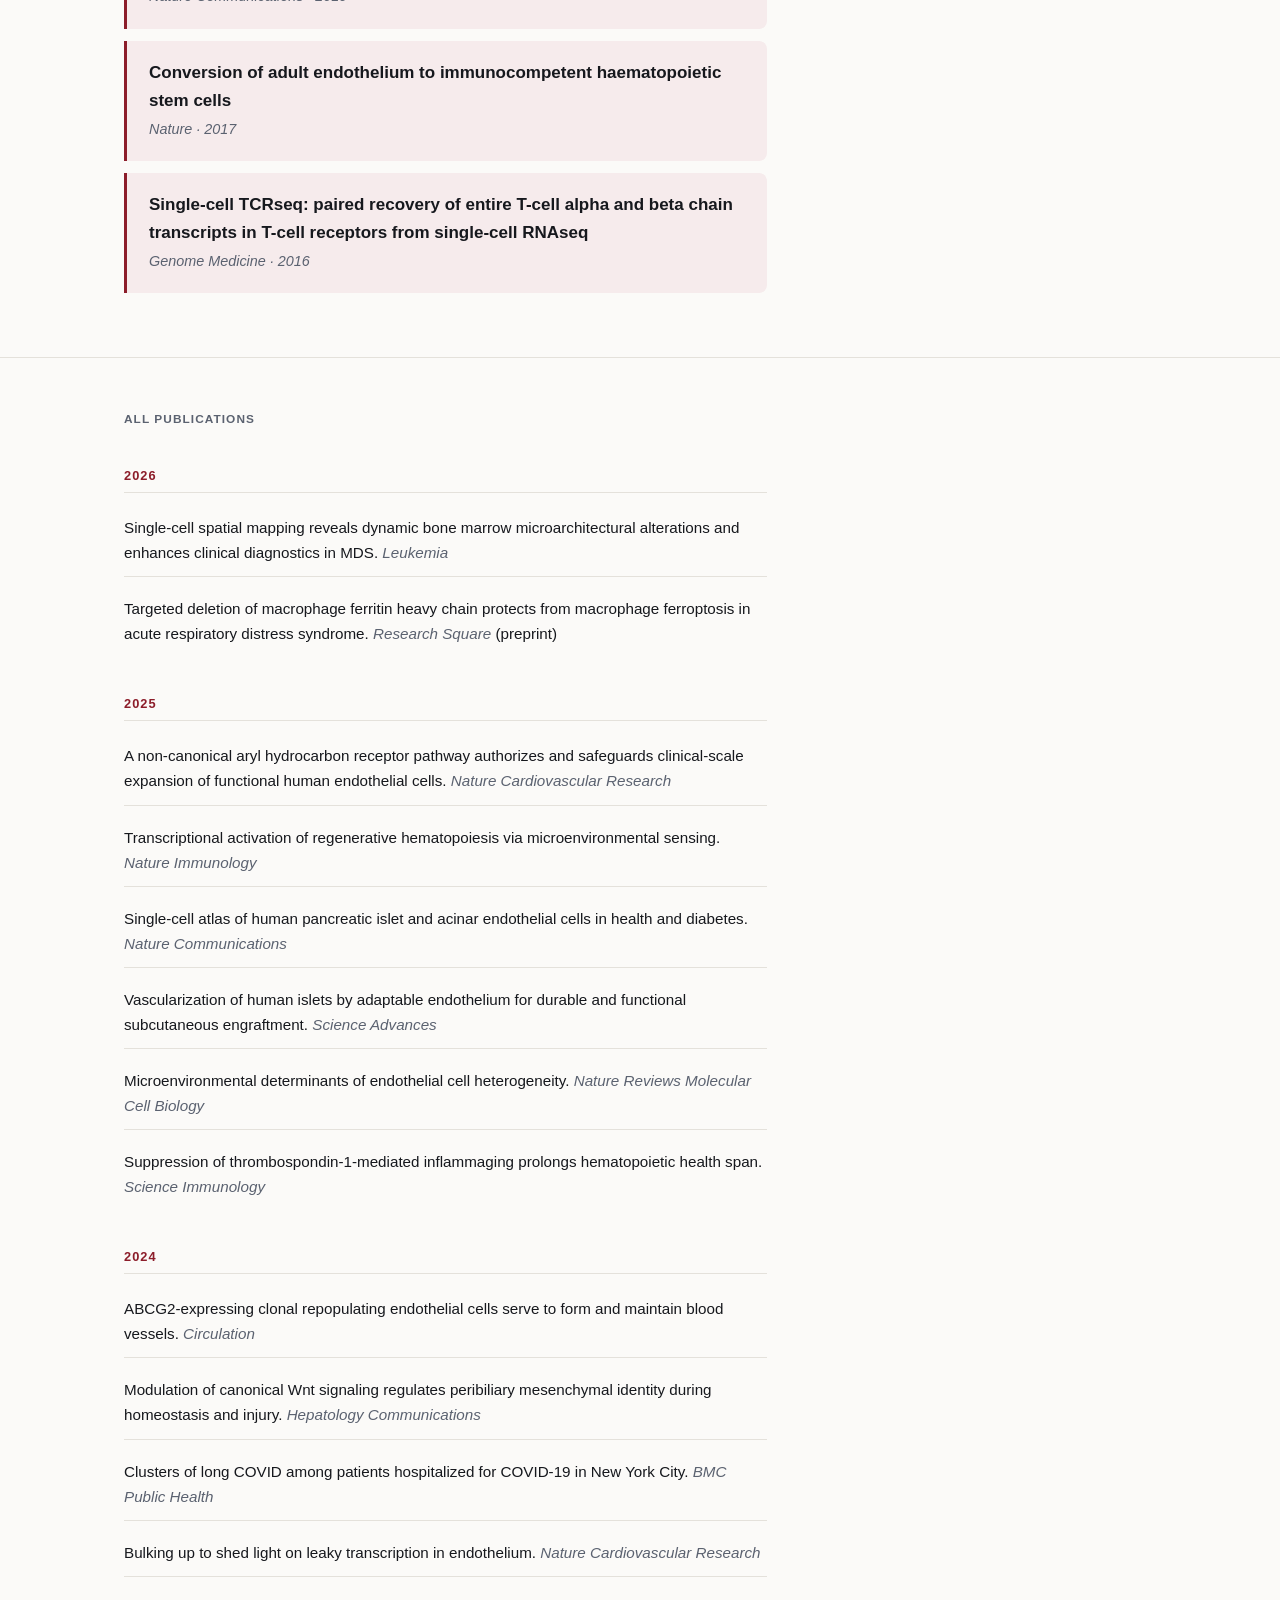
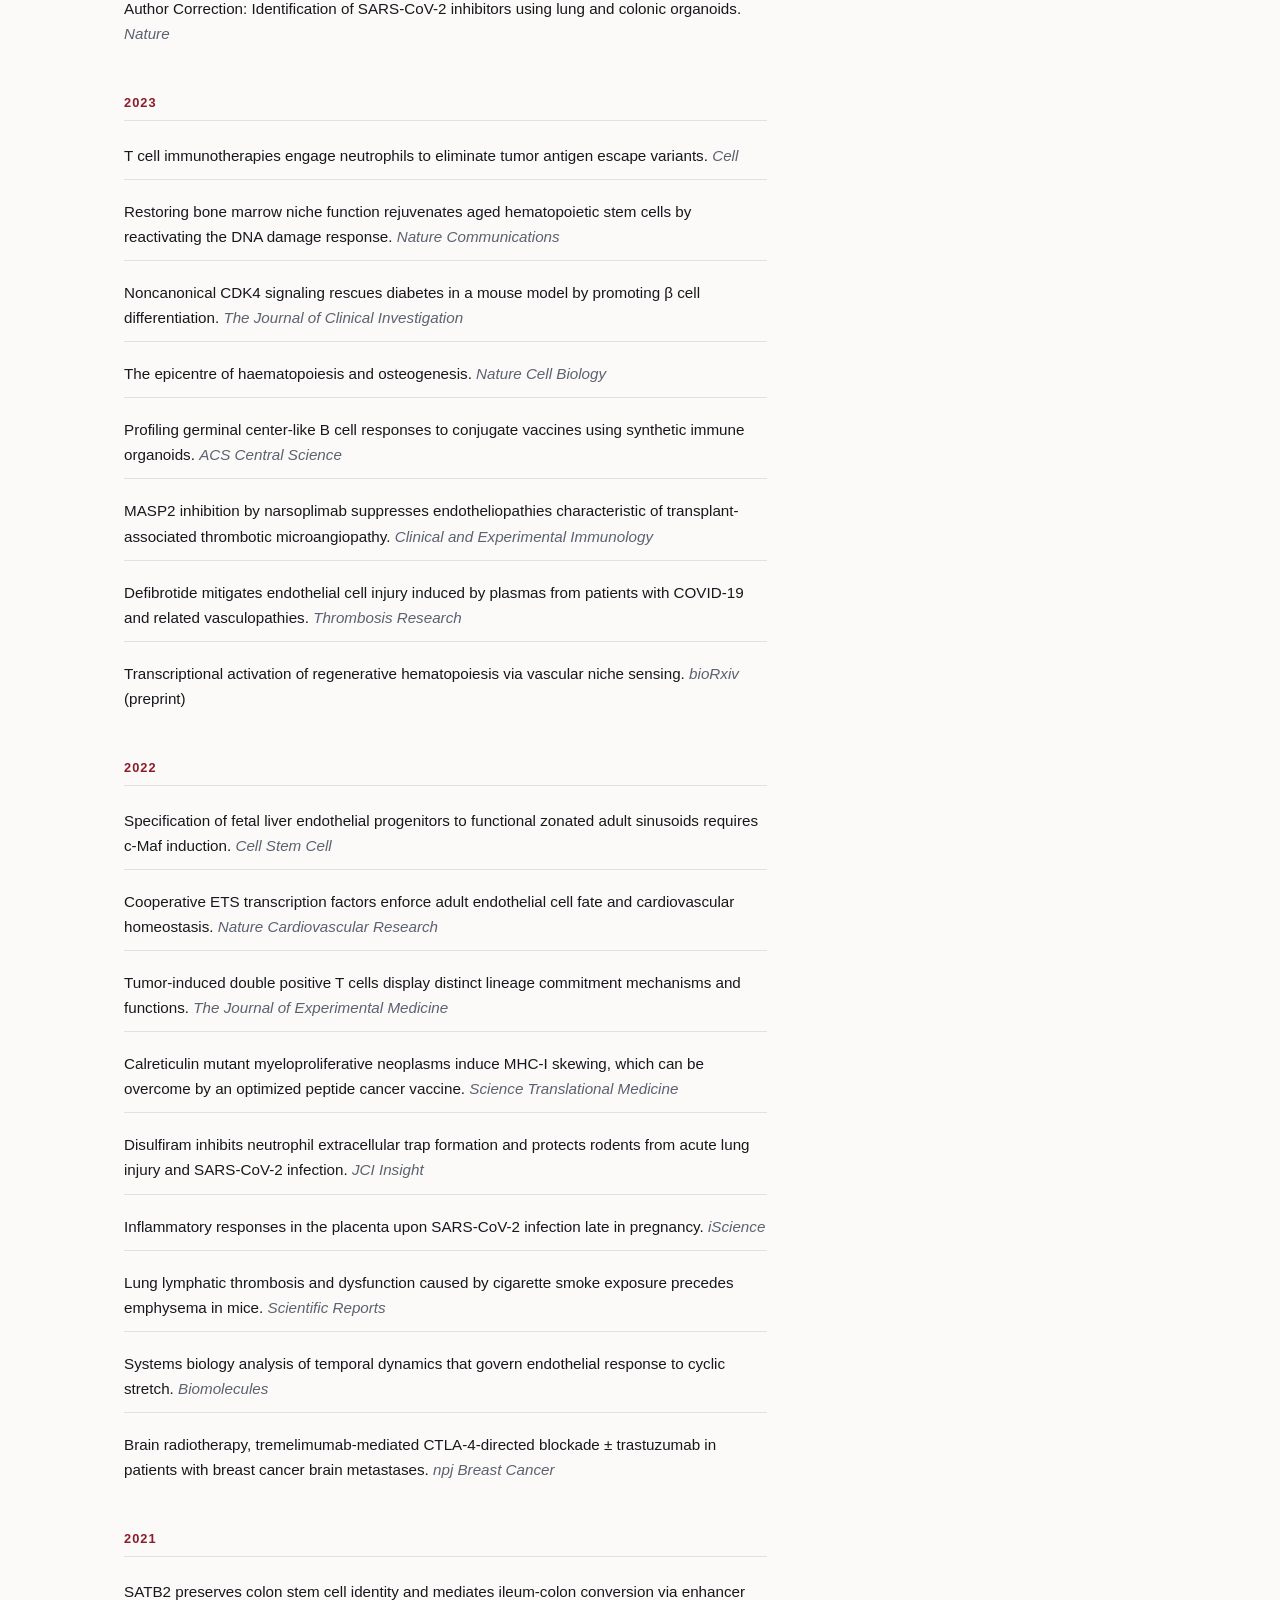
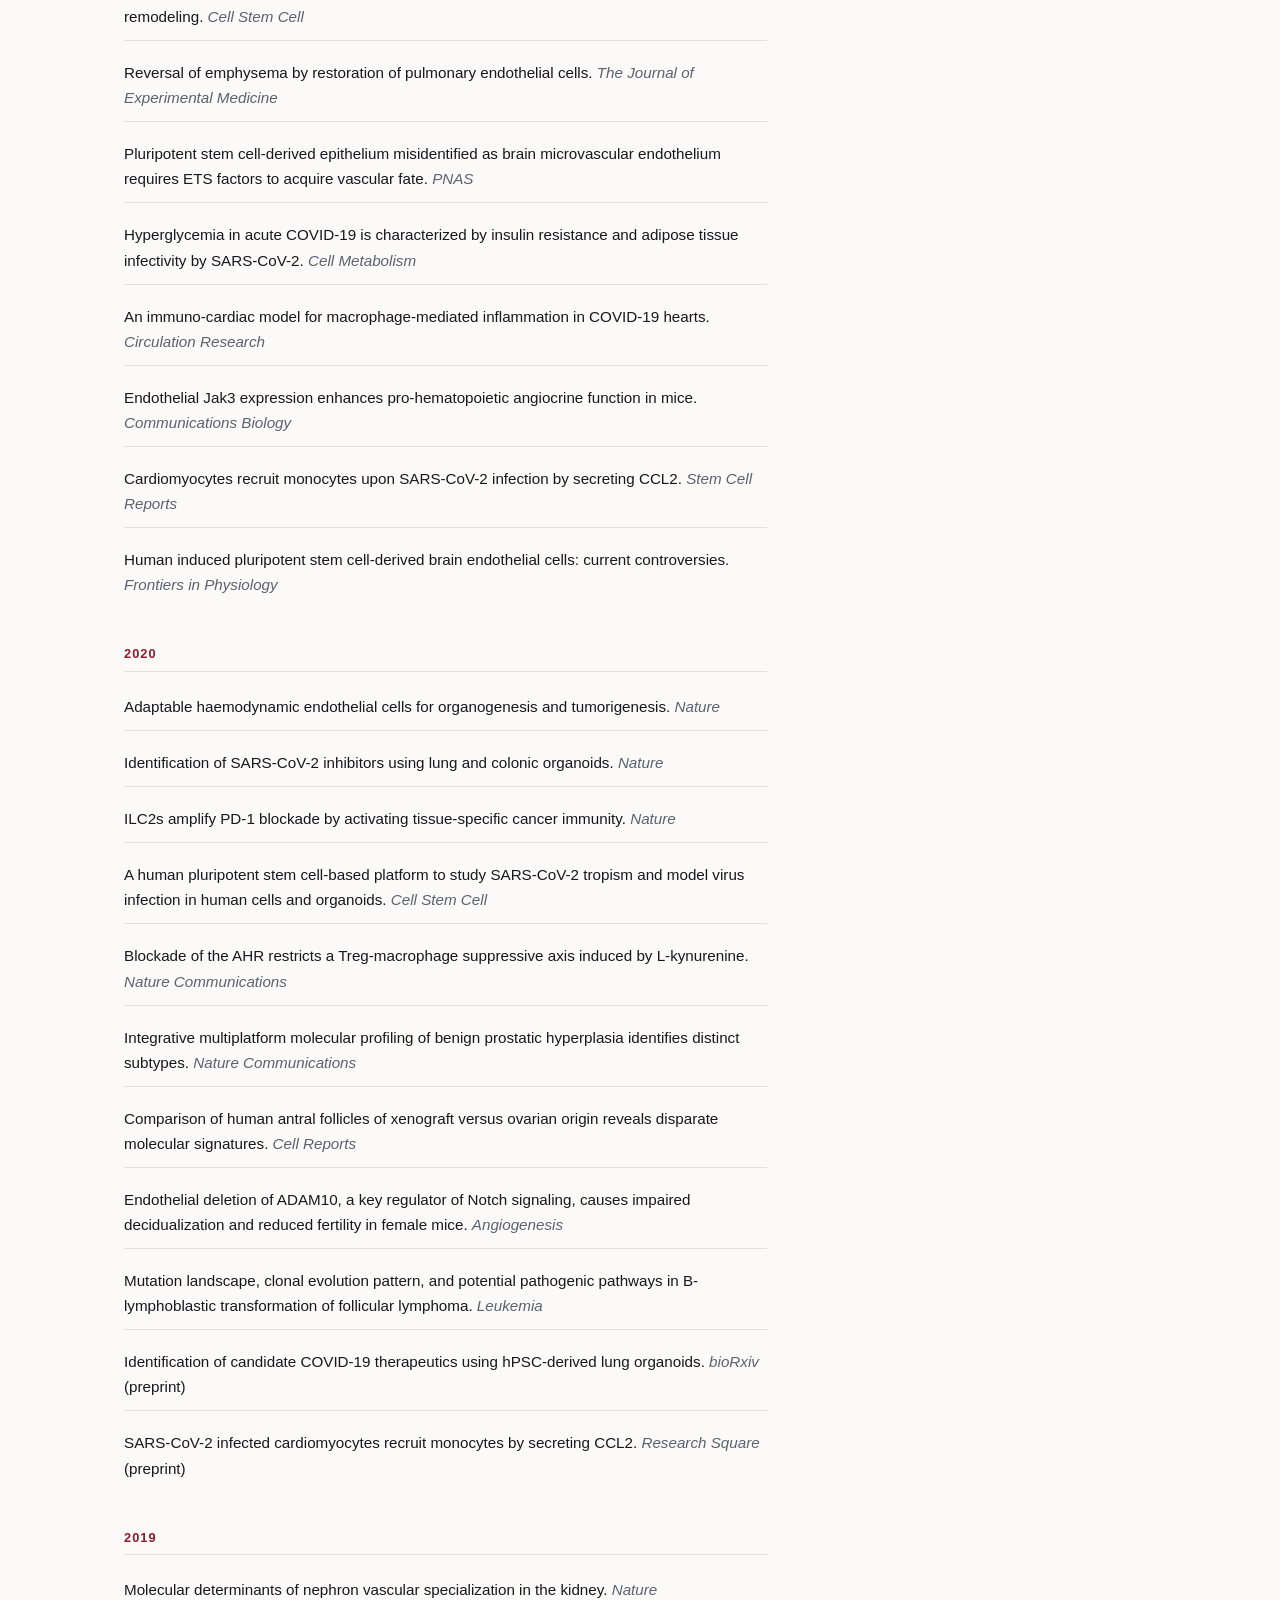
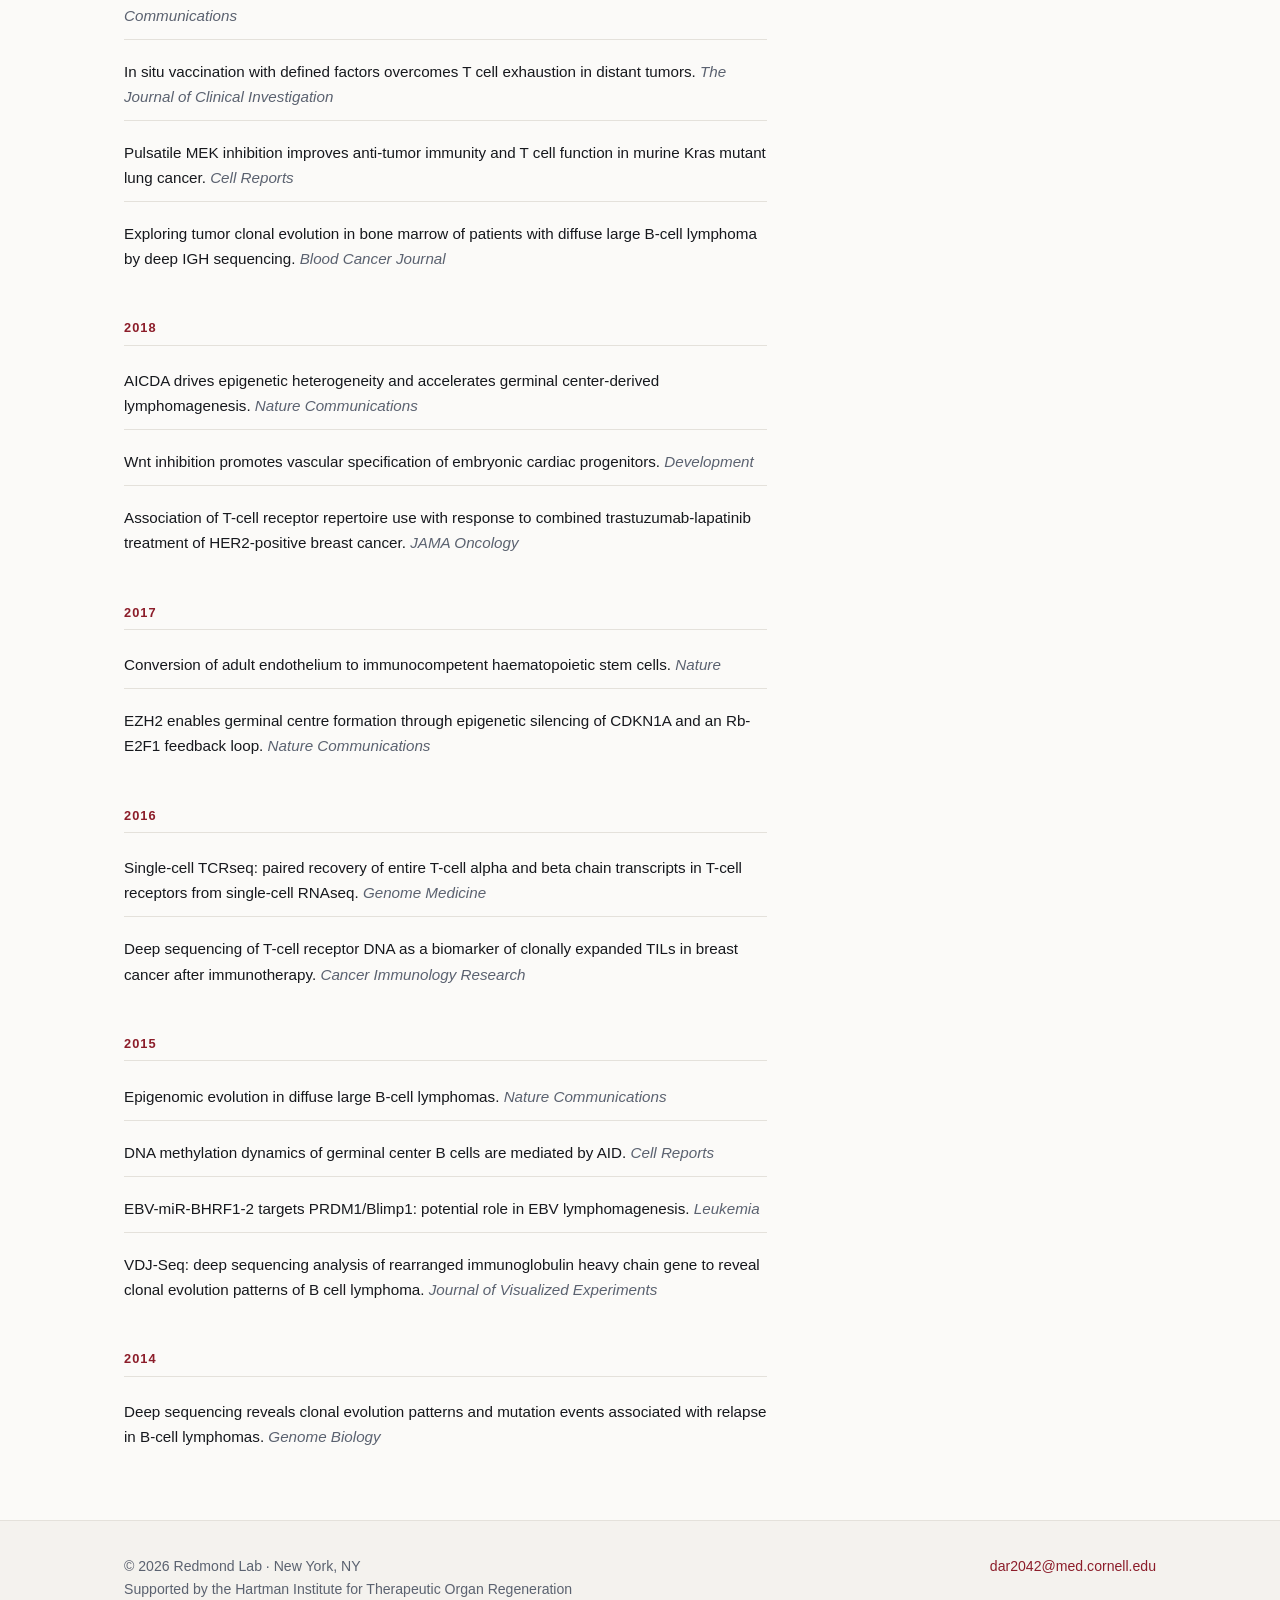
<file: publications.html>
<!DOCTYPE html>
<html lang="en">
<head>
<meta charset="utf-8">
<meta name="viewport" content="width=device-width, initial-scale=1">
<title>Publications | David Redmond, Redmond Lab</title>
<meta name="description" content="Publications from David Redmond and the Redmond Lab, in Nature, Cell Stem Cell, Nature Immunology, Circulation and others.">
<meta name="author" content="David Redmond">
<link rel="canonical" href="https://redmondlab.org/publications.html">

<meta property="og:type" content="website">
<meta property="og:site_name" content="Redmond Lab">
<meta property="og:title" content="Publications | David Redmond, Redmond Lab">
<meta property="og:description" content="Publications from David Redmond and the Redmond Lab, in Nature, Cell Stem Cell, Nature Immunology, Circulation and others.">
<meta property="og:url" content="https://redmondlab.org/publications.html">
<meta property="og:locale" content="en_US">
<meta property="og:image" content="https://redmondlab.org/assets/og-card.png">
<meta property="og:image:width" content="1200">
<meta property="og:image:height" content="630">
<meta property="og:image:alt" content="Redmond Lab, Weill Cornell Medicine. David Redmond, PhD, Assistant Professor of Computational Biology.">
<meta name="twitter:card" content="summary_large_image">
<meta name="twitter:title" content="Publications | David Redmond, Redmond Lab">
<meta name="twitter:description" content="Publications from David Redmond and the Redmond Lab, in Nature, Cell Stem Cell, Nature Immunology, Circulation and others.">
<meta name="twitter:image" content="https://redmondlab.org/assets/og-card.png">
<meta name="twitter:image:alt" content="Redmond Lab, Weill Cornell Medicine. David Redmond, PhD, Assistant Professor of Computational Biology.">

<link rel="stylesheet" href="style.css">
</head>
<body>

<header class="site">
  <div class="wrap">
    <a class="brand" href="index.html">Redmond <span>Lab</span></a>
    <nav class="site">
      <a href="index.html">Home</a>
      <a href="research.html">Research</a>
      <a href="software.html">Software</a>
      <a href="publications.html" aria-current="page">Publications</a>
      <a href="teaching.html">Teaching</a>
      <a href="people.html">People</a>
      <a href="contact.html">Contact</a>
    </nav>
  </div>
</header>

<div class="hero">
  <div class="wrap">
    <p class="kicker">Publications</p>
    <h1>Publications</h1>
    <div class="btn-row">
      <a class="btn" href="https://scholar.google.com/citations?user=XUTpJfoAAAAJ&amp;hl=en">Google Scholar</a>
      <a class="btn ghost" href="https://pubmed.ncbi.nlm.nih.gov/?term=Redmond+D%5BAuthor%5D+Weill+Cornell">PubMed</a>
    </div>
  </div>
</div>

<section>
  <div class="wrap">
    <p class="eyebrow">Selected</p>
    <div class="prose">

      <div class="highlight">
        <strong><a href="https://doi.org/10.1038/s41467-024-55415-3">Single-cell atlas of human pancreatic islet and acinar endothelial cells in health and diabetes</a></strong><br>
        <span class="venue">Nature Communications &middot; 2025</span>
      </div>

      <div class="highlight">
        <strong><a href="https://doi.org/10.1038/s41580-024-00825-w">Microenvironmental determinants of endothelial cell heterogeneity</a></strong><br>
        <span class="venue">Nature Reviews Molecular Cell Biology &middot; 2025</span>
      </div>

      <div class="highlight">
        <strong><a href="https://doi.org/10.1038/s41590-025-02087-w">Transcriptional activation of regenerative hematopoiesis via microenvironmental sensing</a></strong><br>
        <span class="venue">Nature Immunology &middot; 2025</span>
      </div>

      <div class="highlight">
        <strong><a href="https://doi.org/10.1038/s44161-024-00458-4">Bulking up to shed light on leaky transcription in endothelium</a></strong><br>
        <span class="venue">Nature Cardiovascular Research &middot; 2024 &middot; News &amp; Views</span>
      </div>

      <div class="highlight">
        <strong><a href="https://doi.org/10.1016/j.cell.2023.03.007">T cell immunotherapies engage neutrophils to eliminate tumor antigen escape variants</a></strong><br>
        <span class="venue">Cell &middot; 2023</span>
      </div>

      <div class="highlight">
        <strong><a href="https://doi.org/10.1038/s41556-023-01242-5">The epicentre of haematopoiesis and osteogenesis</a></strong><br>
        <span class="venue">Nature Cell Biology &middot; 2023 &middot; News &amp; Views</span>
      </div>

      <div class="highlight">
        <strong><a href="https://doi.org/10.1038/s44161-022-00128-3">Cooperative ETS transcription factors enforce adult endothelial cell fate and cardiovascular homeostasis</a></strong><br>
        <span class="venue">Nature Cardiovascular Research &middot; 2022</span>
      </div>

      <div class="highlight">
        <strong><a href="https://doi.org/10.1016/j.stem.2022.03.002">Specification of fetal liver endothelial progenitors to functional zonated adult sinusoids requires c-Maf induction</a></strong><br>
        <span class="venue">Cell Stem Cell &middot; 2022</span>
      </div>

      <div class="highlight">
        <strong><a href="https://doi.org/10.1038/s41586-020-2712-z">Adaptable haemodynamic endothelial cells for organogenesis and tumorigenesis</a></strong><br>
        <span class="venue">Nature &middot; 2020</span>
      </div>

      <div class="highlight">
        <strong><a href="https://doi.org/10.1038/s41467-019-12872-5">Molecular determinants of nephron vascular specialization in the kidney</a></strong><br>
        <span class="venue">Nature Communications &middot; 2019</span>
      </div>

      <div class="highlight">
        <strong><a href="https://doi.org/10.1038/nature22326">Conversion of adult endothelium to immunocompetent haematopoietic stem cells</a></strong><br>
        <span class="venue">Nature &middot; 2017</span>
      </div>

      <div class="highlight">
        <strong><a href="https://doi.org/10.1186/s13073-016-0335-7">Single-cell TCRseq: paired recovery of entire T-cell alpha and beta chain transcripts in T-cell receptors from single-cell RNAseq</a></strong><br>
        <span class="venue">Genome Medicine &middot; 2016</span>
      </div>

    </div>
  </div>
</section>

<section>
  <div class="wrap">
    <p class="eyebrow">All publications</p>
    <div class="prose">

      <p class="pub-year">2026</p>
      <ul class="pubs">
        <li><a href="https://doi.org/10.1038/s41375-026-03029-7">Single-cell spatial mapping reveals dynamic bone marrow microarchitectural alterations and enhances clinical diagnostics in MDS</a>. <span class="venue">Leukemia</span></li>
        <li><a href="https://doi.org/10.21203/rs.3.rs-5276478/v1">Targeted deletion of macrophage ferritin heavy chain protects from macrophage ferroptosis in acute respiratory distress syndrome</a>. <span class="venue">Research Square</span> (preprint)</li>
      </ul>

      <p class="pub-year">2025</p>
      <ul class="pubs">
        <li><a href="https://doi.org/10.1038/s44161-025-00716-z">A non-canonical aryl hydrocarbon receptor pathway authorizes and safeguards clinical-scale expansion of functional human endothelial cells</a>. <span class="venue">Nature Cardiovascular Research</span></li>
        <li><a href="https://doi.org/10.1038/s41590-025-02087-w">Transcriptional activation of regenerative hematopoiesis via microenvironmental sensing</a>. <span class="venue">Nature Immunology</span></li>
        <li><a href="https://doi.org/10.1038/s41467-024-55415-3">Single-cell atlas of human pancreatic islet and acinar endothelial cells in health and diabetes</a>. <span class="venue">Nature Communications</span></li>
        <li><a href="https://doi.org/10.1126/sciadv.adq5302">Vascularization of human islets by adaptable endothelium for durable and functional subcutaneous engraftment</a>. <span class="venue">Science Advances</span></li>
        <li><a href="https://doi.org/10.1038/s41580-024-00825-w">Microenvironmental determinants of endothelial cell heterogeneity</a>. <span class="venue">Nature Reviews Molecular Cell Biology</span></li>
        <li><a href="https://doi.org/10.1126/sciimmunol.ads1556">Suppression of thrombospondin-1-mediated inflammaging prolongs hematopoietic health span</a>. <span class="venue">Science Immunology</span></li>
      </ul>

      <p class="pub-year">2024</p>
      <ul class="pubs">
        <li><a href="https://doi.org/10.1161/circulationaha.122.061833">ABCG2-expressing clonal repopulating endothelial cells serve to form and maintain blood vessels</a>. <span class="venue">Circulation</span></li>
        <li><a href="https://doi.org/10.1097/hc9.0000000000000368">Modulation of canonical Wnt signaling regulates peribiliary mesenchymal identity during homeostasis and injury</a>. <span class="venue">Hepatology Communications</span></li>
        <li><a href="https://doi.org/10.1186/s12889-024-19379-9">Clusters of long COVID among patients hospitalized for COVID-19 in New York City</a>. <span class="venue">BMC Public Health</span></li>
        <li><a href="https://doi.org/10.1038/s44161-024-00458-4">Bulking up to shed light on leaky transcription in endothelium</a>. <span class="venue">Nature Cardiovascular Research</span></li>
        <li><a href="https://doi.org/10.1038/s41586-024-07593-9">Author Correction: Identification of SARS-CoV-2 inhibitors using lung and colonic organoids</a>. <span class="venue">Nature</span></li>
      </ul>

      <p class="pub-year">2023</p>
      <ul class="pubs">
        <li><a href="https://doi.org/10.1016/j.cell.2023.03.007">T cell immunotherapies engage neutrophils to eliminate tumor antigen escape variants</a>. <span class="venue">Cell</span></li>
        <li><a href="https://doi.org/10.1038/s41467-023-37783-4">Restoring bone marrow niche function rejuvenates aged hematopoietic stem cells by reactivating the DNA damage response</a>. <span class="venue">Nature Communications</span></li>
        <li><a href="https://doi.org/10.1172/jci166490">Noncanonical CDK4 signaling rescues diabetes in a mouse model by promoting &beta; cell differentiation</a>. <span class="venue">The Journal of Clinical Investigation</span></li>
        <li><a href="https://doi.org/10.1038/s41556-023-01242-5">The epicentre of haematopoiesis and osteogenesis</a>. <span class="venue">Nature Cell Biology</span></li>
        <li><a href="https://doi.org/10.1021/acscentsci.2c01473">Profiling germinal center-like B cell responses to conjugate vaccines using synthetic immune organoids</a>. <span class="venue">ACS Central Science</span></li>
        <li><a href="https://doi.org/10.1093/cei/uxad055">MASP2 inhibition by narsoplimab suppresses endotheliopathies characteristic of transplant-associated thrombotic microangiopathy</a>. <span class="venue">Clinical and Experimental Immunology</span></li>
        <li><a href="https://doi.org/10.1016/j.thromres.2023.03.009">Defibrotide mitigates endothelial cell injury induced by plasmas from patients with COVID-19 and related vasculopathies</a>. <span class="venue">Thrombosis Research</span></li>
        <li><a href="https://doi.org/10.1101/2023.03.27.534417">Transcriptional activation of regenerative hematopoiesis via vascular niche sensing</a>. <span class="venue">bioRxiv</span> (preprint)</li>
      </ul>

      <p class="pub-year">2022</p>
      <ul class="pubs">
        <li><a href="https://doi.org/10.1016/j.stem.2022.03.002">Specification of fetal liver endothelial progenitors to functional zonated adult sinusoids requires c-Maf induction</a>. <span class="venue">Cell Stem Cell</span></li>
        <li><a href="https://doi.org/10.1038/s44161-022-00128-3">Cooperative ETS transcription factors enforce adult endothelial cell fate and cardiovascular homeostasis</a>. <span class="venue">Nature Cardiovascular Research</span></li>
        <li><a href="https://doi.org/10.1084/jem.20212169">Tumor-induced double positive T cells display distinct lineage commitment mechanisms and functions</a>. <span class="venue">The Journal of Experimental Medicine</span></li>
        <li><a href="https://doi.org/10.1126/scitranslmed.aba4380">Calreticulin mutant myeloproliferative neoplasms induce MHC-I skewing, which can be overcome by an optimized peptide cancer vaccine</a>. <span class="venue">Science Translational Medicine</span></li>
        <li><a href="https://doi.org/10.1172/jci.insight.157342">Disulfiram inhibits neutrophil extracellular trap formation and protects rodents from acute lung injury and SARS-CoV-2 infection</a>. <span class="venue">JCI Insight</span></li>
        <li><a href="https://doi.org/10.1016/j.isci.2022.104223">Inflammatory responses in the placenta upon SARS-CoV-2 infection late in pregnancy</a>. <span class="venue">iScience</span></li>
        <li><a href="https://doi.org/10.1038/s41598-022-08617-y">Lung lymphatic thrombosis and dysfunction caused by cigarette smoke exposure precedes emphysema in mice</a>. <span class="venue">Scientific Reports</span></li>
        <li><a href="https://doi.org/10.3390/biom12121837">Systems biology analysis of temporal dynamics that govern endothelial response to cyclic stretch</a>. <span class="venue">Biomolecules</span></li>
        <li><a href="https://doi.org/10.1038/s41523-022-00404-2">Brain radiotherapy, tremelimumab-mediated CTLA-4-directed blockade &plusmn; trastuzumab in patients with breast cancer brain metastases</a>. <span class="venue">npj Breast Cancer</span></li>
      </ul>

      <p class="pub-year">2021</p>
      <ul class="pubs">
        <li><a href="https://doi.org/10.1016/j.stem.2021.09.004">SATB2 preserves colon stem cell identity and mediates ileum-colon conversion via enhancer remodeling</a>. <span class="venue">Cell Stem Cell</span></li>
        <li><a href="https://doi.org/10.1084/jem.20200938">Reversal of emphysema by restoration of pulmonary endothelial cells</a>. <span class="venue">The Journal of Experimental Medicine</span></li>
        <li><a href="https://doi.org/10.1073/pnas.2016950118">Pluripotent stem cell-derived epithelium misidentified as brain microvascular endothelium requires ETS factors to acquire vascular fate</a>. <span class="venue">PNAS</span></li>
        <li><a href="https://doi.org/10.1016/j.cmet.2021.10.014">Hyperglycemia in acute COVID-19 is characterized by insulin resistance and adipose tissue infectivity by SARS-CoV-2</a>. <span class="venue">Cell Metabolism</span></li>
        <li><a href="https://doi.org/10.1161/circresaha.121.319060">An immuno-cardiac model for macrophage-mediated inflammation in COVID-19 hearts</a>. <span class="venue">Circulation Research</span></li>
        <li><a href="https://doi.org/10.1038/s42003-021-01846-3">Endothelial Jak3 expression enhances pro-hematopoietic angiocrine function in mice</a>. <span class="venue">Communications Biology</span></li>
        <li><a href="https://doi.org/10.1016/j.stemcr.2021.07.012">Cardiomyocytes recruit monocytes upon SARS-CoV-2 infection by secreting CCL2</a>. <span class="venue">Stem Cell Reports</span></li>
        <li><a href="https://doi.org/10.3389/fphys.2021.642812">Human induced pluripotent stem cell-derived brain endothelial cells: current controversies</a>. <span class="venue">Frontiers in Physiology</span></li>
      </ul>

      <p class="pub-year">2020</p>
      <ul class="pubs">
        <li><a href="https://doi.org/10.1038/s41586-020-2712-z">Adaptable haemodynamic endothelial cells for organogenesis and tumorigenesis</a>. <span class="venue">Nature</span></li>
        <li><a href="https://doi.org/10.1038/s41586-020-2901-9">Identification of SARS-CoV-2 inhibitors using lung and colonic organoids</a>. <span class="venue">Nature</span></li>
        <li><a href="https://doi.org/10.1038/s41586-020-2015-4">ILC2s amplify PD-1 blockade by activating tissue-specific cancer immunity</a>. <span class="venue">Nature</span></li>
        <li><a href="https://doi.org/10.1016/j.stem.2020.06.015">A human pluripotent stem cell-based platform to study SARS-CoV-2 tropism and model virus infection in human cells and organoids</a>. <span class="venue">Cell Stem Cell</span></li>
        <li><a href="https://doi.org/10.1038/s41467-020-17750-z">Blockade of the AHR restricts a Treg-macrophage suppressive axis induced by L-kynurenine</a>. <span class="venue">Nature Communications</span></li>
        <li><a href="https://doi.org/10.1038/s41467-020-15913-6">Integrative multiplatform molecular profiling of benign prostatic hyperplasia identifies distinct subtypes</a>. <span class="venue">Nature Communications</span></li>
        <li><a href="https://doi.org/10.1016/j.celrep.2020.108027">Comparison of human antral follicles of xenograft versus ovarian origin reveals disparate molecular signatures</a>. <span class="venue">Cell Reports</span></li>
        <li><a href="https://doi.org/10.1007/s10456-020-09723-z">Endothelial deletion of ADAM10, a key regulator of Notch signaling, causes impaired decidualization and reduced fertility in female mice</a>. <span class="venue">Angiogenesis</span></li>
        <li><a href="https://doi.org/10.1038/s41375-020-01014-2">Mutation landscape, clonal evolution pattern, and potential pathogenic pathways in B-lymphoblastic transformation of follicular lymphoma</a>. <span class="venue">Leukemia</span></li>
        <li><a href="https://doi.org/10.1101/2020.05.05.079095">Identification of candidate COVID-19 therapeutics using hPSC-derived lung organoids</a>. <span class="venue">bioRxiv</span> (preprint)</li>
        <li><a href="https://doi.org/10.21203/rs.3.rs-94634/v1">SARS-CoV-2 infected cardiomyocytes recruit monocytes by secreting CCL2</a>. <span class="venue">Research Square</span> (preprint)</li>
      </ul>

      <p class="pub-year">2019</p>
      <ul class="pubs">
        <li><a href="https://doi.org/10.1038/s41467-019-12872-5">Molecular determinants of nephron vascular specialization in the kidney</a>. <span class="venue">Nature Communications</span></li>
        <li><a href="https://doi.org/10.1172/jci128562">In situ vaccination with defined factors overcomes T cell exhaustion in distant tumors</a>. <span class="venue">The Journal of Clinical Investigation</span></li>
        <li><a href="https://doi.org/10.1016/j.celrep.2019.03.066">Pulsatile MEK inhibition improves anti-tumor immunity and T cell function in murine Kras mutant lung cancer</a>. <span class="venue">Cell Reports</span></li>
        <li><a href="https://doi.org/10.1038/s41408-019-0229-1">Exploring tumor clonal evolution in bone marrow of patients with diffuse large B-cell lymphoma by deep IGH sequencing</a>. <span class="venue">Blood Cancer Journal</span></li>
      </ul>

      <p class="pub-year">2018</p>
      <ul class="pubs">
        <li><a href="https://doi.org/10.1038/s41467-017-02595-w">AICDA drives epigenetic heterogeneity and accelerates germinal center-derived lymphomagenesis</a>. <span class="venue">Nature Communications</span></li>
        <li><a href="https://doi.org/10.1242/dev.159905">Wnt inhibition promotes vascular specification of embryonic cardiac progenitors</a>. <span class="venue">Development</span></li>
        <li><a href="https://doi.org/10.1001/jamaoncol.2018.1564">Association of T-cell receptor repertoire use with response to combined trastuzumab-lapatinib treatment of HER2-positive breast cancer</a>. <span class="venue">JAMA Oncology</span></li>
      </ul>

      <p class="pub-year">2017</p>
      <ul class="pubs">
        <li><a href="https://doi.org/10.1038/nature22326">Conversion of adult endothelium to immunocompetent haematopoietic stem cells</a>. <span class="venue">Nature</span></li>
        <li><a href="https://doi.org/10.1038/s41467-017-01029-x">EZH2 enables germinal centre formation through epigenetic silencing of CDKN1A and an Rb-E2F1 feedback loop</a>. <span class="venue">Nature Communications</span></li>
      </ul>

      <p class="pub-year">2016</p>
      <ul class="pubs">
        <li><a href="https://doi.org/10.1186/s13073-016-0335-7">Single-cell TCRseq: paired recovery of entire T-cell alpha and beta chain transcripts in T-cell receptors from single-cell RNAseq</a>. <span class="venue">Genome Medicine</span></li>
        <li><a href="https://doi.org/10.1158/2326-6066.CIR-16-0013">Deep sequencing of T-cell receptor DNA as a biomarker of clonally expanded TILs in breast cancer after immunotherapy</a>. <span class="venue">Cancer Immunology Research</span></li>
      </ul>

      <p class="pub-year">2015</p>
      <ul class="pubs">
        <li><a href="https://doi.org/10.1038/ncomms7921">Epigenomic evolution in diffuse large B-cell lymphomas</a>. <span class="venue">Nature Communications</span></li>
        <li><a href="https://doi.org/10.1016/j.celrep.2015.08.036">DNA methylation dynamics of germinal center B cells are mediated by AID</a>. <span class="venue">Cell Reports</span></li>
        <li><a href="https://doi.org/10.1038/leu.2015.285">EBV-miR-BHRF1-2 targets PRDM1/Blimp1: potential role in EBV lymphomagenesis</a>. <span class="venue">Leukemia</span></li>
        <li><a href="https://doi.org/10.3791/53215">VDJ-Seq: deep sequencing analysis of rearranged immunoglobulin heavy chain gene to reveal clonal evolution patterns of B cell lymphoma</a>. <span class="venue">Journal of Visualized Experiments</span></li>
      </ul>

      <p class="pub-year">2014</p>
      <ul class="pubs">
        <li><a href="https://doi.org/10.1186/s13059-014-0432-0">Deep sequencing reveals clonal evolution patterns and mutation events associated with relapse in B-cell lymphomas</a>. <span class="venue">Genome Biology</span></li>
      </ul>

    </div>
  </div>
</section>

<footer class="site">
  <div class="wrap">
    <p>&copy; 2026 Redmond Lab &middot; New York, NY<br>
       Supported by the Hartman Institute for Therapeutic Organ Regeneration</p>
    <p><a href="mailto:dar2042@med.cornell.edu">dar2042@med.cornell.edu</a></p>
  </div>
</footer>

</body>
</html>
</file>
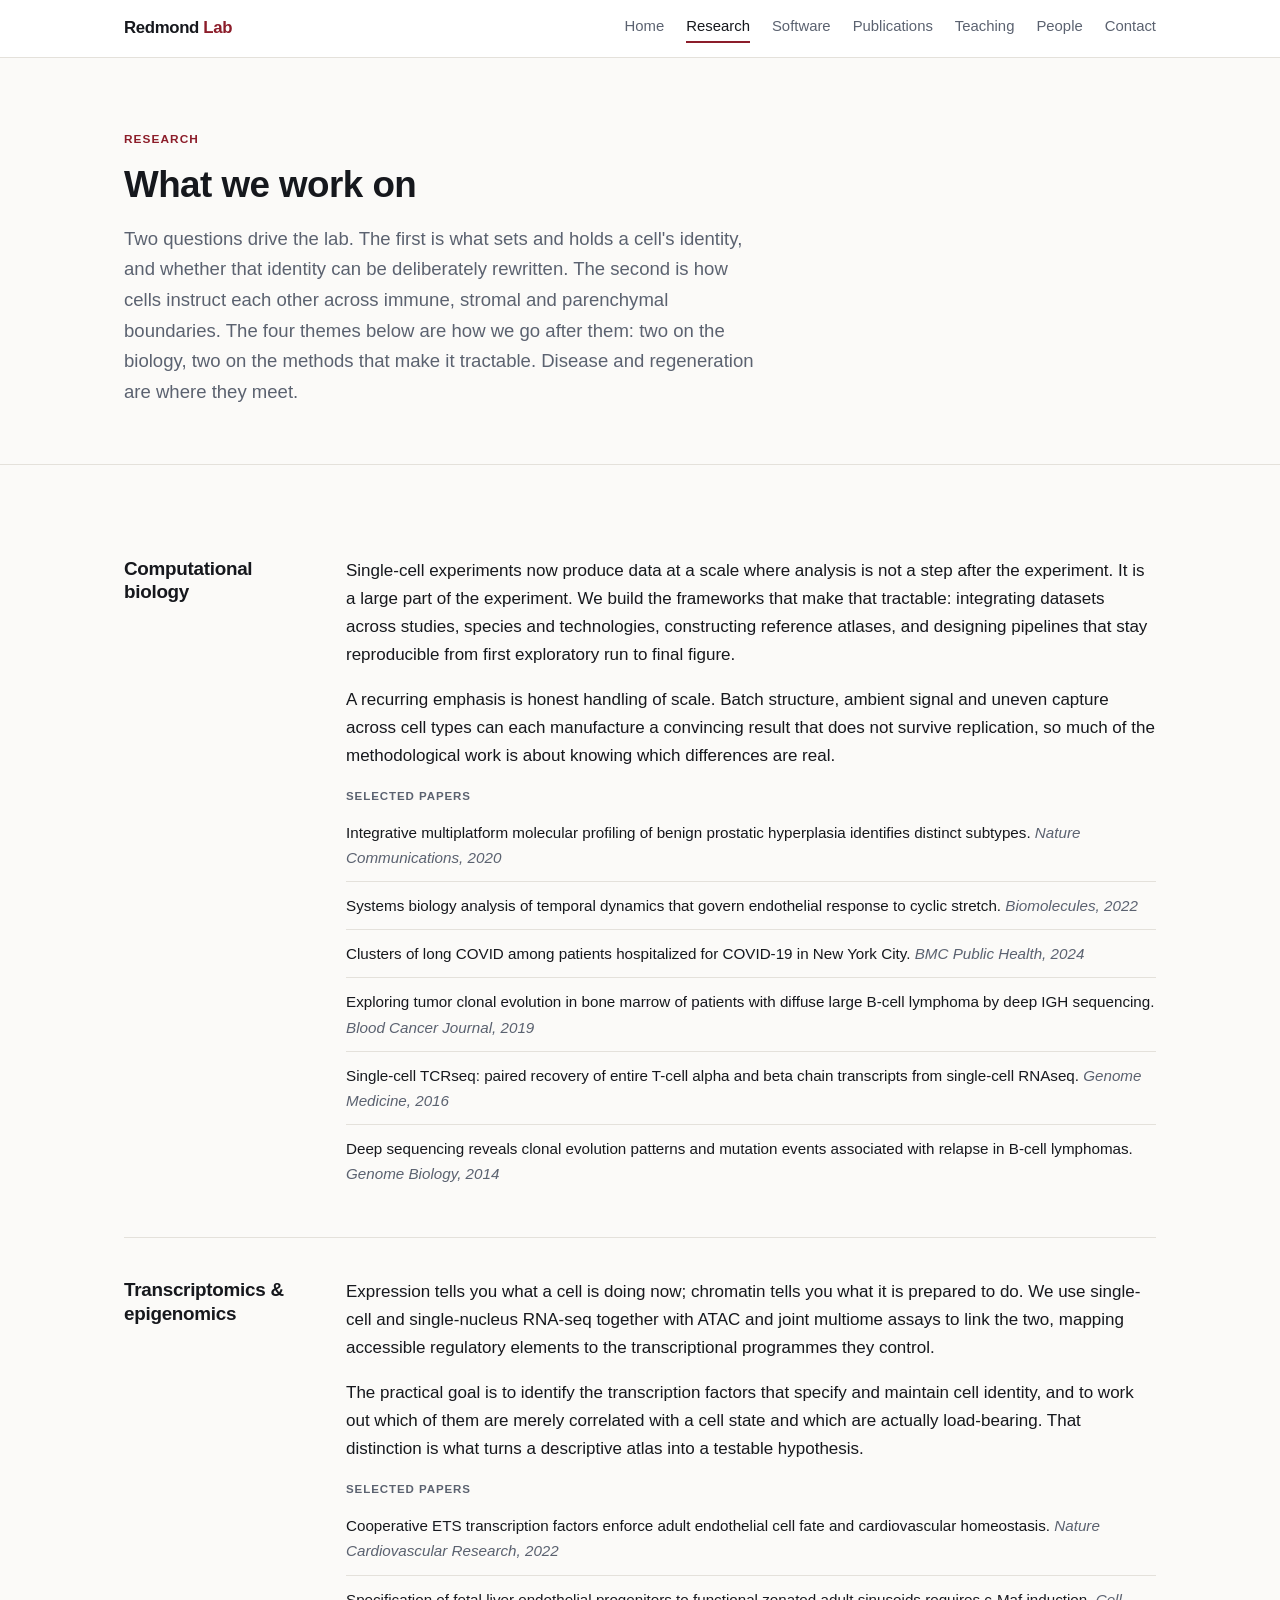
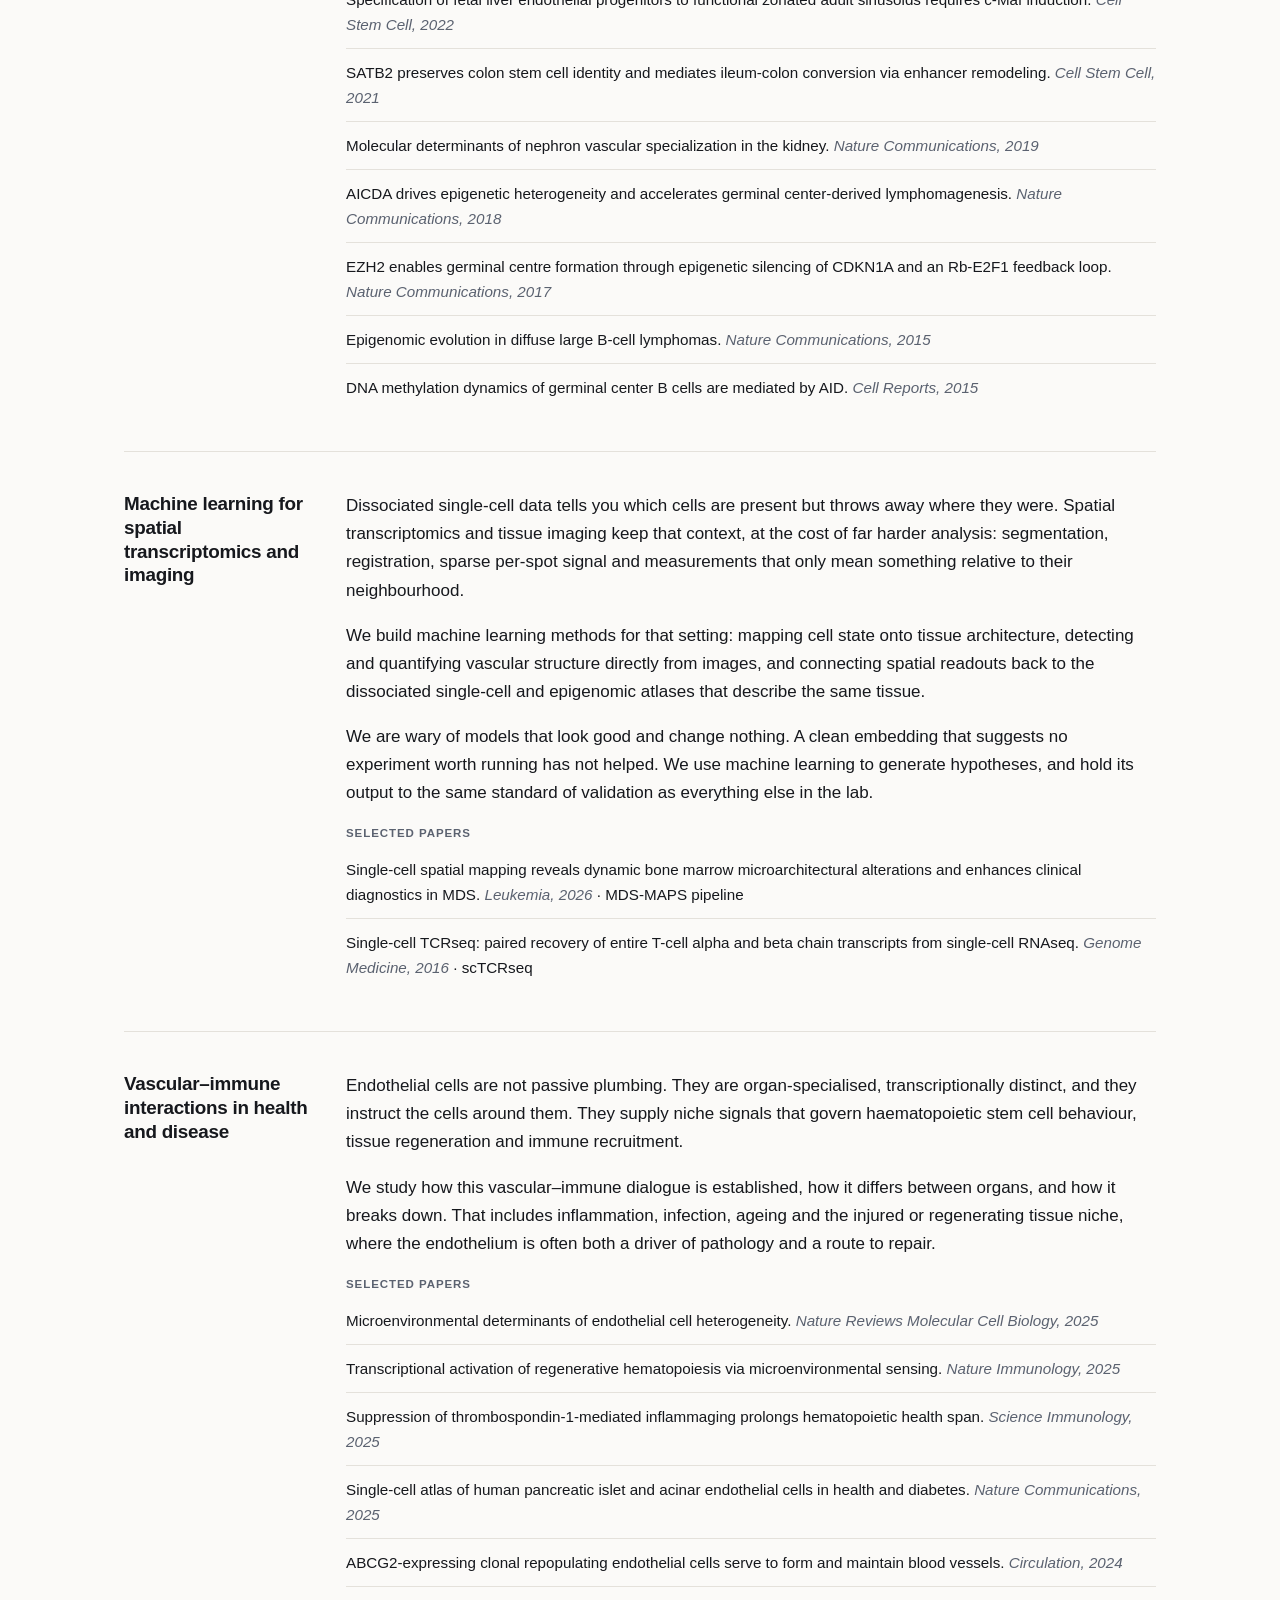
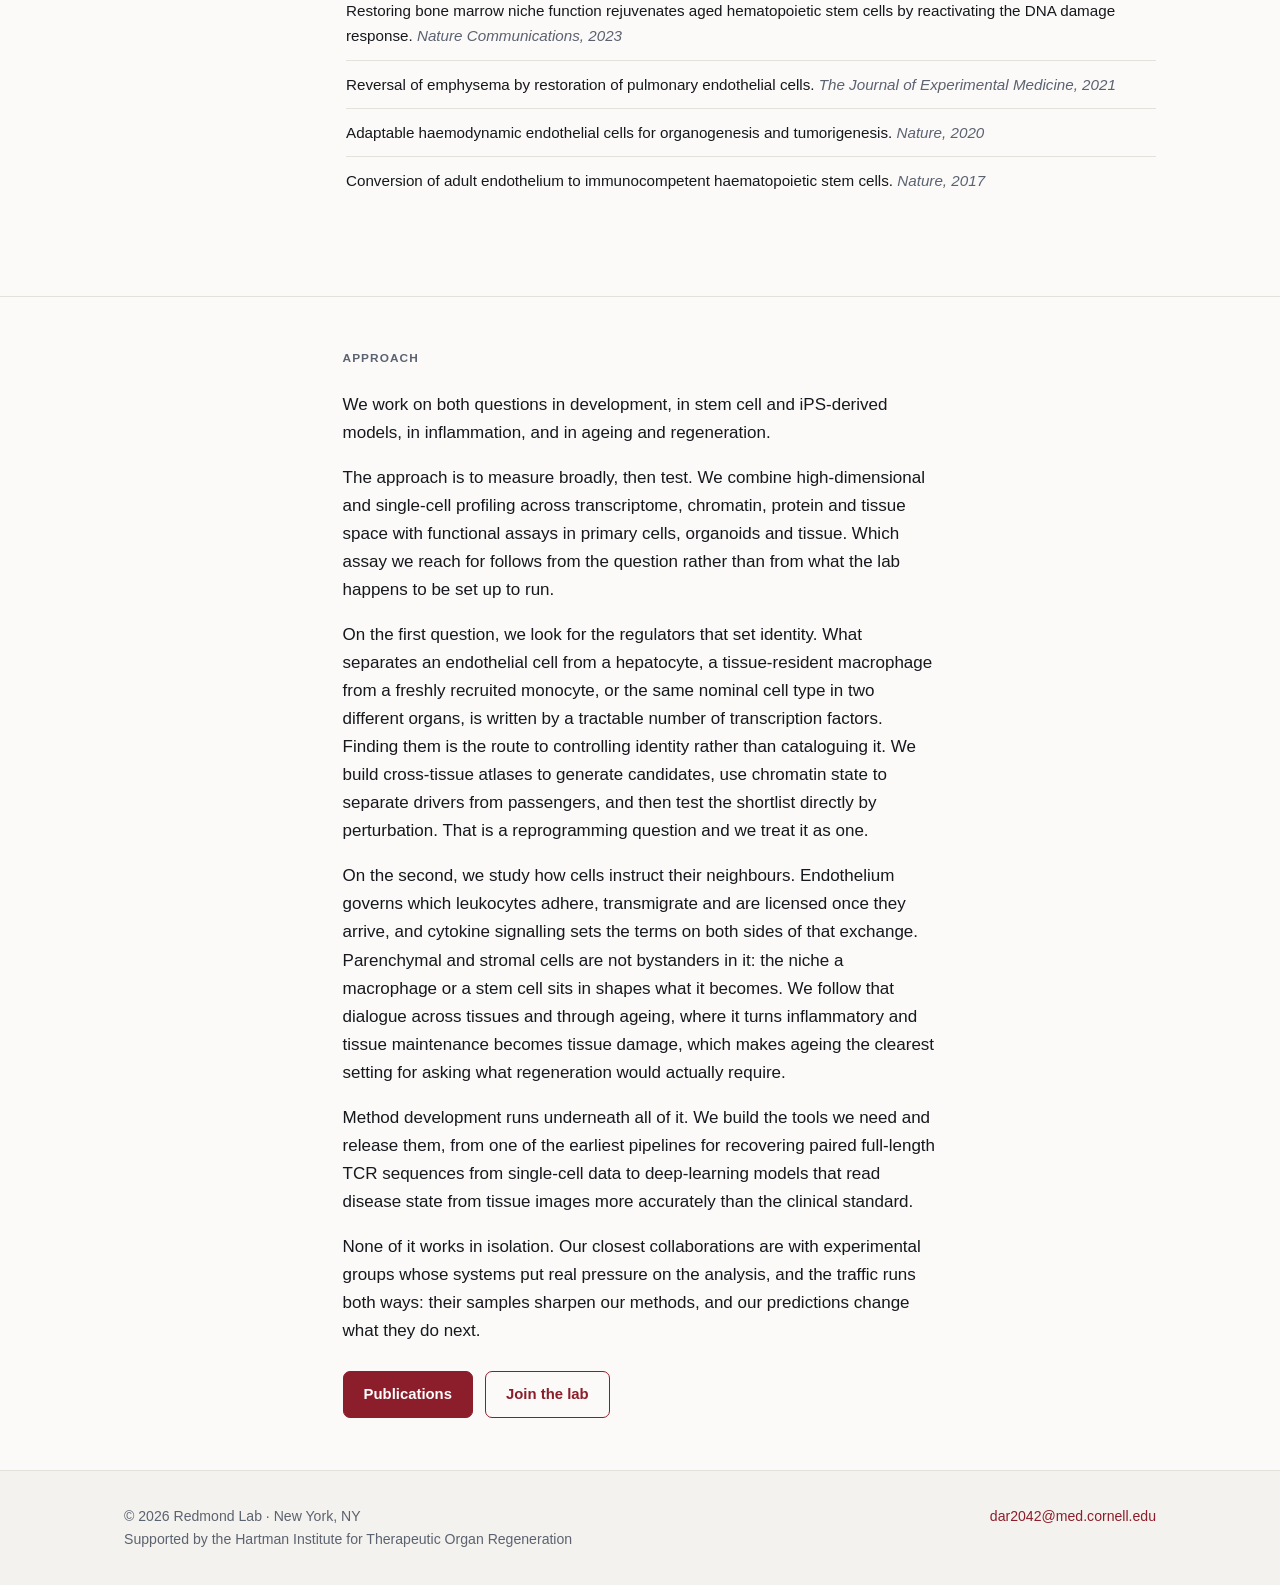
<file: research.html>
<!DOCTYPE html>
<html lang="en">
<head>
<meta charset="utf-8">
<meta name="viewport" content="width=device-width, initial-scale=1">
<title>Research | Endothelial Atlases, TF Codes & Spatial ML</title>
<meta name="description" content="Research themes: computational biology, transcriptomics and epigenomics, machine learning for spatial transcriptomics and imaging, and vascular-immune interactions in health and disease.">
<meta name="author" content="David Redmond">
<link rel="canonical" href="https://redmondlab.org/research.html">

<meta property="og:type" content="website">
<meta property="og:site_name" content="Redmond Lab">
<meta property="og:title" content="Research | Endothelial Atlases, TF Codes & Spatial ML">
<meta property="og:description" content="Research themes: computational biology, transcriptomics and epigenomics, machine learning for spatial transcriptomics and imaging, and vascular-immune interactions in health and disease.">
<meta property="og:url" content="https://redmondlab.org/research.html">
<meta property="og:locale" content="en_US">
<meta property="og:image" content="https://redmondlab.org/assets/og-card.png">
<meta property="og:image:width" content="1200">
<meta property="og:image:height" content="630">
<meta property="og:image:alt" content="Redmond Lab, Weill Cornell Medicine. David Redmond, PhD, Assistant Professor of Computational Biology.">
<meta name="twitter:card" content="summary_large_image">
<meta name="twitter:title" content="Research | Endothelial Atlases, TF Codes & Spatial ML">
<meta name="twitter:description" content="Research themes: computational biology, transcriptomics and epigenomics, machine learning for spatial transcriptomics and imaging, and vascular-immune interactions in health and disease.">
<meta name="twitter:image" content="https://redmondlab.org/assets/og-card.png">
<meta name="twitter:image:alt" content="Redmond Lab, Weill Cornell Medicine. David Redmond, PhD, Assistant Professor of Computational Biology.">

<link rel="stylesheet" href="style.css">
</head>
<body>

<header class="site">
  <div class="wrap">
    <a class="brand" href="index.html">Redmond <span>Lab</span></a>
    <nav class="site">
      <a href="index.html">Home</a>
      <a href="research.html" aria-current="page">Research</a>
      <a href="software.html">Software</a>
      <a href="publications.html">Publications</a>
      <a href="teaching.html">Teaching</a>
      <a href="people.html">People</a>
      <a href="contact.html">Contact</a>
    </nav>
  </div>
</header>

<div class="hero">
  <div class="wrap">
    <p class="kicker">Research</p>
    <h1>What we work on</h1>
    <p class="lead">
      Two questions drive the lab. The first is what sets and holds a cell's identity, and
      whether that identity can be deliberately rewritten. The second is how cells instruct
      each other across immune, stromal and parenchymal boundaries. The four themes below
      are how we go after them: two on the biology, two on the methods that make it
      tractable. Disease and regeneration are where they meet.
    </p>
  </div>
</div>

<section>
  <div class="wrap">

    <div class="theme" id="computational-biology">
      <h2>Computational biology</h2>
      <div class="body">
        <p>
          Single-cell experiments now produce data at a scale where analysis is not a step
          after the experiment. It is a large part of the experiment. We build the
          frameworks that make that tractable: integrating datasets across studies,
          species and technologies, constructing reference atlases, and designing
          pipelines that stay reproducible from first exploratory run to final figure.
        </p>
        <p>
          A recurring emphasis is honest handling of scale. Batch structure, ambient
          signal and uneven capture across cell types can each manufacture a convincing
          result that does not survive replication, so much of the methodological work
          is about knowing which differences are real.
        </p>
        <p class="papers-label">Selected papers</p>
        <ul class="pubs">
          <li>Integrative multiplatform molecular profiling of benign prostatic hyperplasia identifies distinct subtypes. <span class="venue">Nature Communications, 2020</span></li>
          <li>Systems biology analysis of temporal dynamics that govern endothelial response to cyclic stretch. <span class="venue">Biomolecules, 2022</span></li>
          <li>Clusters of long COVID among patients hospitalized for COVID-19 in New York City. <span class="venue">BMC Public Health, 2024</span></li>
          <li>Exploring tumor clonal evolution in bone marrow of patients with diffuse large B-cell lymphoma by deep IGH sequencing. <span class="venue">Blood Cancer Journal, 2019</span></li>
          <li>Single-cell TCRseq: paired recovery of entire T-cell alpha and beta chain transcripts from single-cell RNAseq. <span class="venue">Genome Medicine, 2016</span></li>
          <li>Deep sequencing reveals clonal evolution patterns and mutation events associated with relapse in B-cell lymphomas. <span class="venue">Genome Biology, 2014</span></li>
        </ul>
      </div>
    </div>

    <div class="theme" id="transcriptomics-epigenomics">
      <h2>Transcriptomics &amp; epigenomics</h2>
      <div class="body">
        <p>
          Expression tells you what a cell is doing now; chromatin tells you what it is
          prepared to do. We use single-cell and single-nucleus RNA-seq together with ATAC
          and joint multiome assays to link the two, mapping accessible regulatory
          elements to the transcriptional programmes they control.
        </p>
        <p>
          The practical goal is to identify the transcription factors that specify and
          maintain cell identity, and to work out which of them are merely correlated with
          a cell state and which are actually load-bearing. That distinction is what turns
          a descriptive atlas into a testable hypothesis.
        </p>
        <p class="papers-label">Selected papers</p>
        <ul class="pubs">
          <li>Cooperative ETS transcription factors enforce adult endothelial cell fate and cardiovascular homeostasis. <span class="venue">Nature Cardiovascular Research, 2022</span></li>
          <li>Specification of fetal liver endothelial progenitors to functional zonated adult sinusoids requires c-Maf induction. <span class="venue">Cell Stem Cell, 2022</span></li>
          <li>SATB2 preserves colon stem cell identity and mediates ileum-colon conversion via enhancer remodeling. <span class="venue">Cell Stem Cell, 2021</span></li>
          <li>Molecular determinants of nephron vascular specialization in the kidney. <span class="venue">Nature Communications, 2019</span></li>
          <li>AICDA drives epigenetic heterogeneity and accelerates germinal center-derived lymphomagenesis. <span class="venue">Nature Communications, 2018</span></li>
          <li>EZH2 enables germinal centre formation through epigenetic silencing of CDKN1A and an Rb-E2F1 feedback loop. <span class="venue">Nature Communications, 2017</span></li>
          <li>Epigenomic evolution in diffuse large B-cell lymphomas. <span class="venue">Nature Communications, 2015</span></li>
          <li>DNA methylation dynamics of germinal center B cells are mediated by AID. <span class="venue">Cell Reports, 2015</span></li>
        </ul>
      </div>
    </div>

    <div class="theme" id="machine-learning">
      <h2>Machine learning for spatial transcriptomics and imaging</h2>
      <div class="body">
        <p>
          Dissociated single-cell data tells you which cells are present but throws away
          where they were. Spatial transcriptomics and tissue imaging keep that context,
          at the cost of far harder analysis: segmentation, registration, sparse
          per-spot signal and measurements that only mean something relative to their
          neighbourhood.
        </p>
        <p>
          We build machine learning methods for that setting: mapping cell state onto
          tissue architecture, detecting and quantifying vascular structure directly from
          images, and connecting spatial readouts back to the dissociated single-cell and
          epigenomic atlases that describe the same tissue.
        </p>
        <p>
          We are wary of models that look good and change nothing. A clean embedding that
          suggests no experiment worth running has not helped. We use machine learning to
          generate hypotheses, and hold its output to the same standard of validation as
          everything else in the lab.
        </p>
        <!-- NOTE: newest theme, so the thinnest paper list. Add in-prep work as it lands. -->
        <p class="papers-label">Selected papers</p>
        <ul class="pubs">
          <li>Single-cell spatial mapping reveals dynamic bone marrow microarchitectural alterations and enhances clinical diagnostics in MDS. <span class="venue">Leukemia, 2026</span> &middot; <a href="software.html">MDS-MAPS pipeline</a></li>
          <li>Single-cell TCRseq: paired recovery of entire T-cell alpha and beta chain transcripts from single-cell RNAseq. <span class="venue">Genome Medicine, 2016</span> &middot; <a href="software.html">scTCRseq</a></li>
        </ul>
      </div>
    </div>

    <div class="theme" id="vascular-immune">
      <h2>Vascular&ndash;immune interactions in health and disease</h2>
      <div class="body">
        <p>
          Endothelial cells are not passive plumbing. They are organ-specialised,
          transcriptionally distinct, and they instruct the cells around them. They supply
          niche signals that govern haematopoietic stem cell behaviour, tissue
          regeneration and immune recruitment.
        </p>
        <p>
          We study how this vascular&ndash;immune dialogue is established, how it differs
          between organs, and how it breaks down. That includes inflammation, infection,
          ageing and the injured or regenerating tissue niche, where the endothelium is
          often both a driver of pathology and a route to repair.
        </p>
        <p class="papers-label">Selected papers</p>
        <ul class="pubs">
          <li>Microenvironmental determinants of endothelial cell heterogeneity. <span class="venue">Nature Reviews Molecular Cell Biology, 2025</span></li>
          <li>Transcriptional activation of regenerative hematopoiesis via microenvironmental sensing. <span class="venue">Nature Immunology, 2025</span></li>
          <li>Suppression of thrombospondin-1-mediated inflammaging prolongs hematopoietic health span. <span class="venue">Science Immunology, 2025</span></li>
          <li>Single-cell atlas of human pancreatic islet and acinar endothelial cells in health and diabetes. <span class="venue">Nature Communications, 2025</span></li>
          <li>ABCG2-expressing clonal repopulating endothelial cells serve to form and maintain blood vessels. <span class="venue">Circulation, 2024</span></li>
          <li>Restoring bone marrow niche function rejuvenates aged hematopoietic stem cells by reactivating the DNA damage response. <span class="venue">Nature Communications, 2023</span></li>
          <li>Reversal of emphysema by restoration of pulmonary endothelial cells. <span class="venue">The Journal of Experimental Medicine, 2021</span></li>
          <li>Adaptable haemodynamic endothelial cells for organogenesis and tumorigenesis. <span class="venue">Nature, 2020</span></li>
          <li>Conversion of adult endothelium to immunocompetent haematopoietic stem cells. <span class="venue">Nature, 2017</span></li>
        </ul>
      </div>
    </div>

  </div>
</section>

<section>
  <div class="wrap prose">
    <p class="eyebrow">Approach</p>
    <p>
      We work on both questions in development, in stem cell and iPS-derived models, in
      inflammation, and in ageing and regeneration.
    </p>
    <p>
      The approach is to measure broadly, then test. We combine high-dimensional and
      single-cell profiling across transcriptome, chromatin, protein and tissue space with
      functional assays in primary cells, organoids and tissue. Which assay we reach for
      follows from the question rather than from what the lab happens to be set up to run.
    </p>
    <p>
      On the first question, we look for the regulators that set identity. What separates
      an endothelial cell from a hepatocyte, a tissue-resident macrophage from a freshly
      recruited monocyte, or the same nominal cell type in two different organs, is written
      by a tractable number of transcription factors. Finding them is the route to
      controlling identity rather than cataloguing it. We build cross-tissue atlases to
      generate candidates, use chromatin state to separate drivers from passengers, and
      then test the shortlist directly by perturbation. That is a reprogramming question
      and we treat it as one.
    </p>
    <p>
      On the second, we study how cells instruct their neighbours. Endothelium governs
      which leukocytes adhere, transmigrate and are licensed once they arrive, and cytokine
      signalling sets the terms on both sides of that exchange. Parenchymal and stromal
      cells are not bystanders in it: the niche a macrophage or a stem cell sits in shapes
      what it becomes. We follow that dialogue across tissues and through ageing, where it
      turns inflammatory and tissue maintenance becomes tissue damage, which makes ageing
      the clearest setting for asking what regeneration would actually require.
    </p>
    <p>
      Method development runs underneath all of it. We build the tools we need and release
      them, from one of the earliest pipelines for recovering paired full-length TCR
      sequences from single-cell data to deep-learning models that read disease state from
      tissue images more accurately than the clinical standard.
    </p>
    <p>
      None of it works in isolation. Our closest collaborations are with experimental
      groups whose systems put real pressure on the analysis, and the traffic runs both
      ways: their samples sharpen our methods, and our predictions change what they do
      next.
    </p>
    <div class="btn-row">
      <a class="btn" href="publications.html">Publications</a>
      <a class="btn ghost" href="people.html">Join the lab</a>
    </div>
  </div>
</section>

<footer class="site">
  <div class="wrap">
    <p>&copy; 2026 Redmond Lab &middot; New York, NY<br>
       Supported by the Hartman Institute for Therapeutic Organ Regeneration</p>
    <p><a href="mailto:dar2042@med.cornell.edu">dar2042@med.cornell.edu</a></p>
  </div>
</footer>

</body>
</html>
</file>
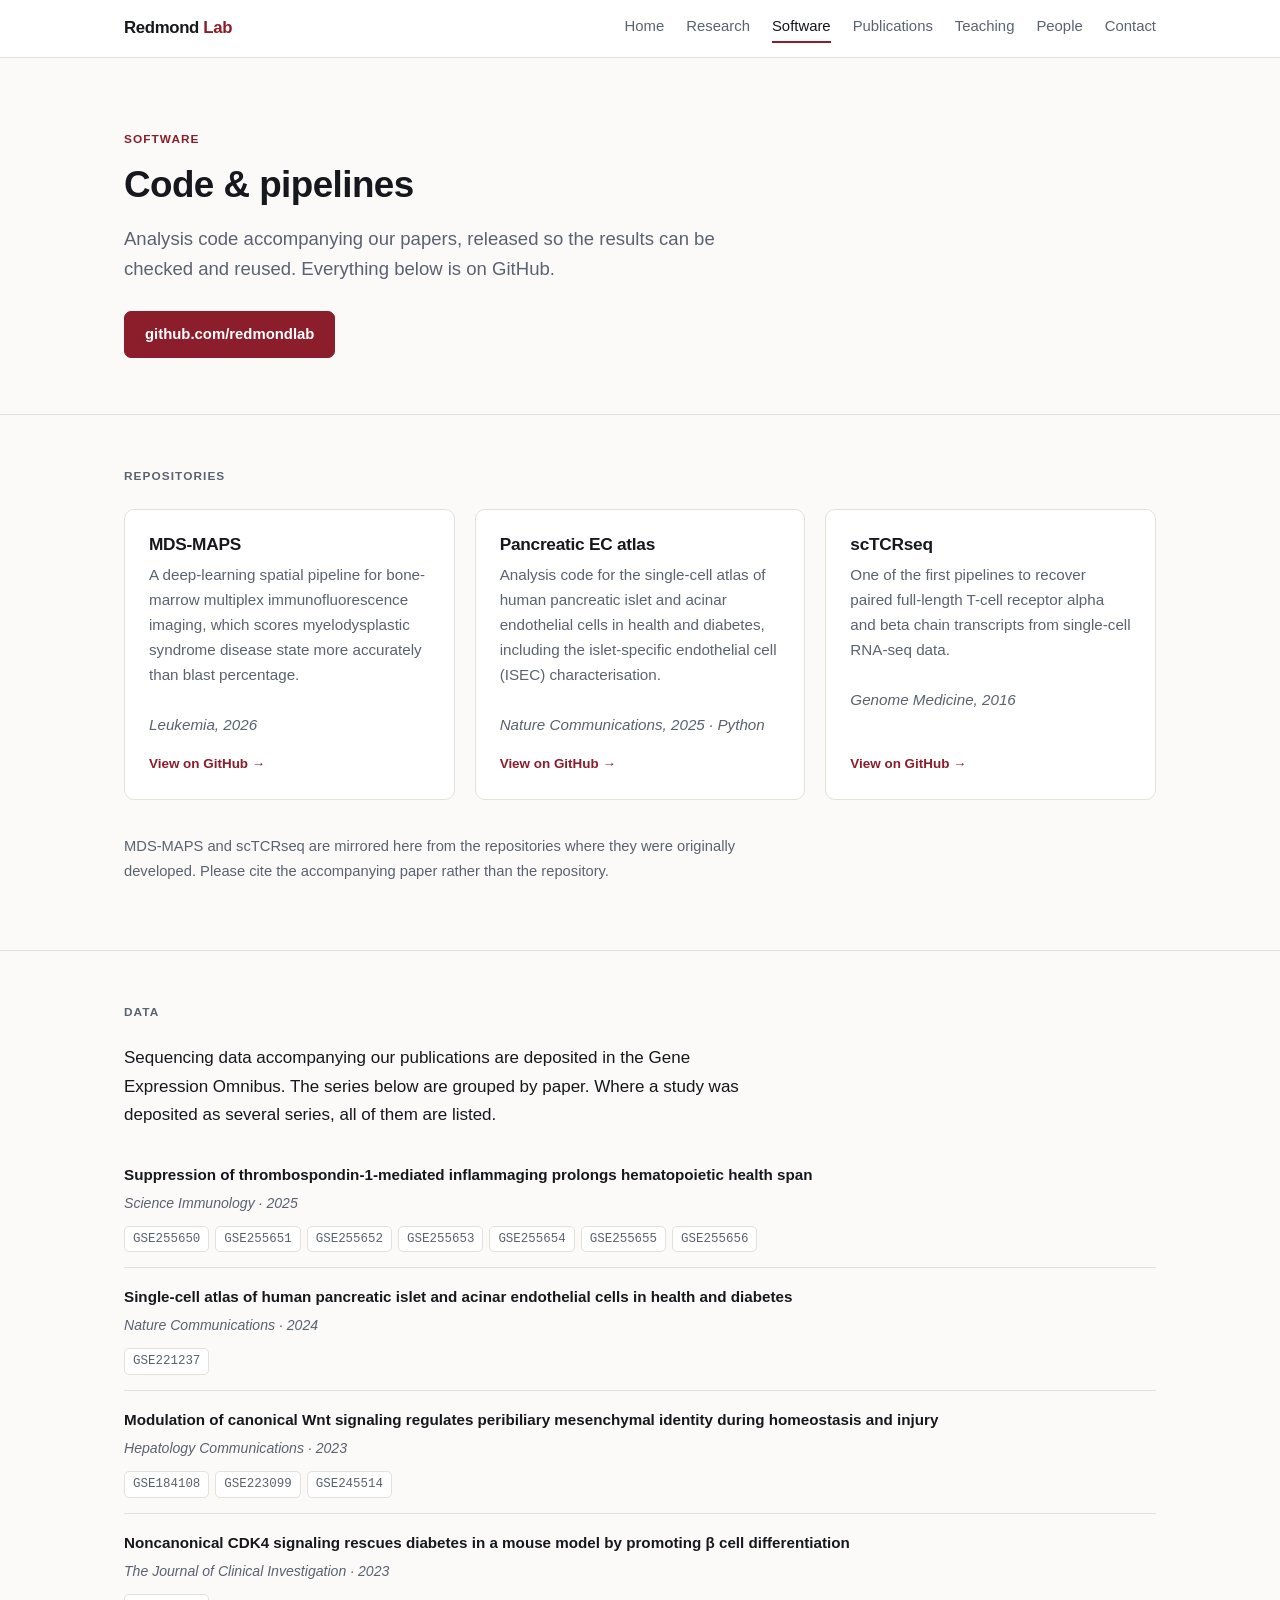
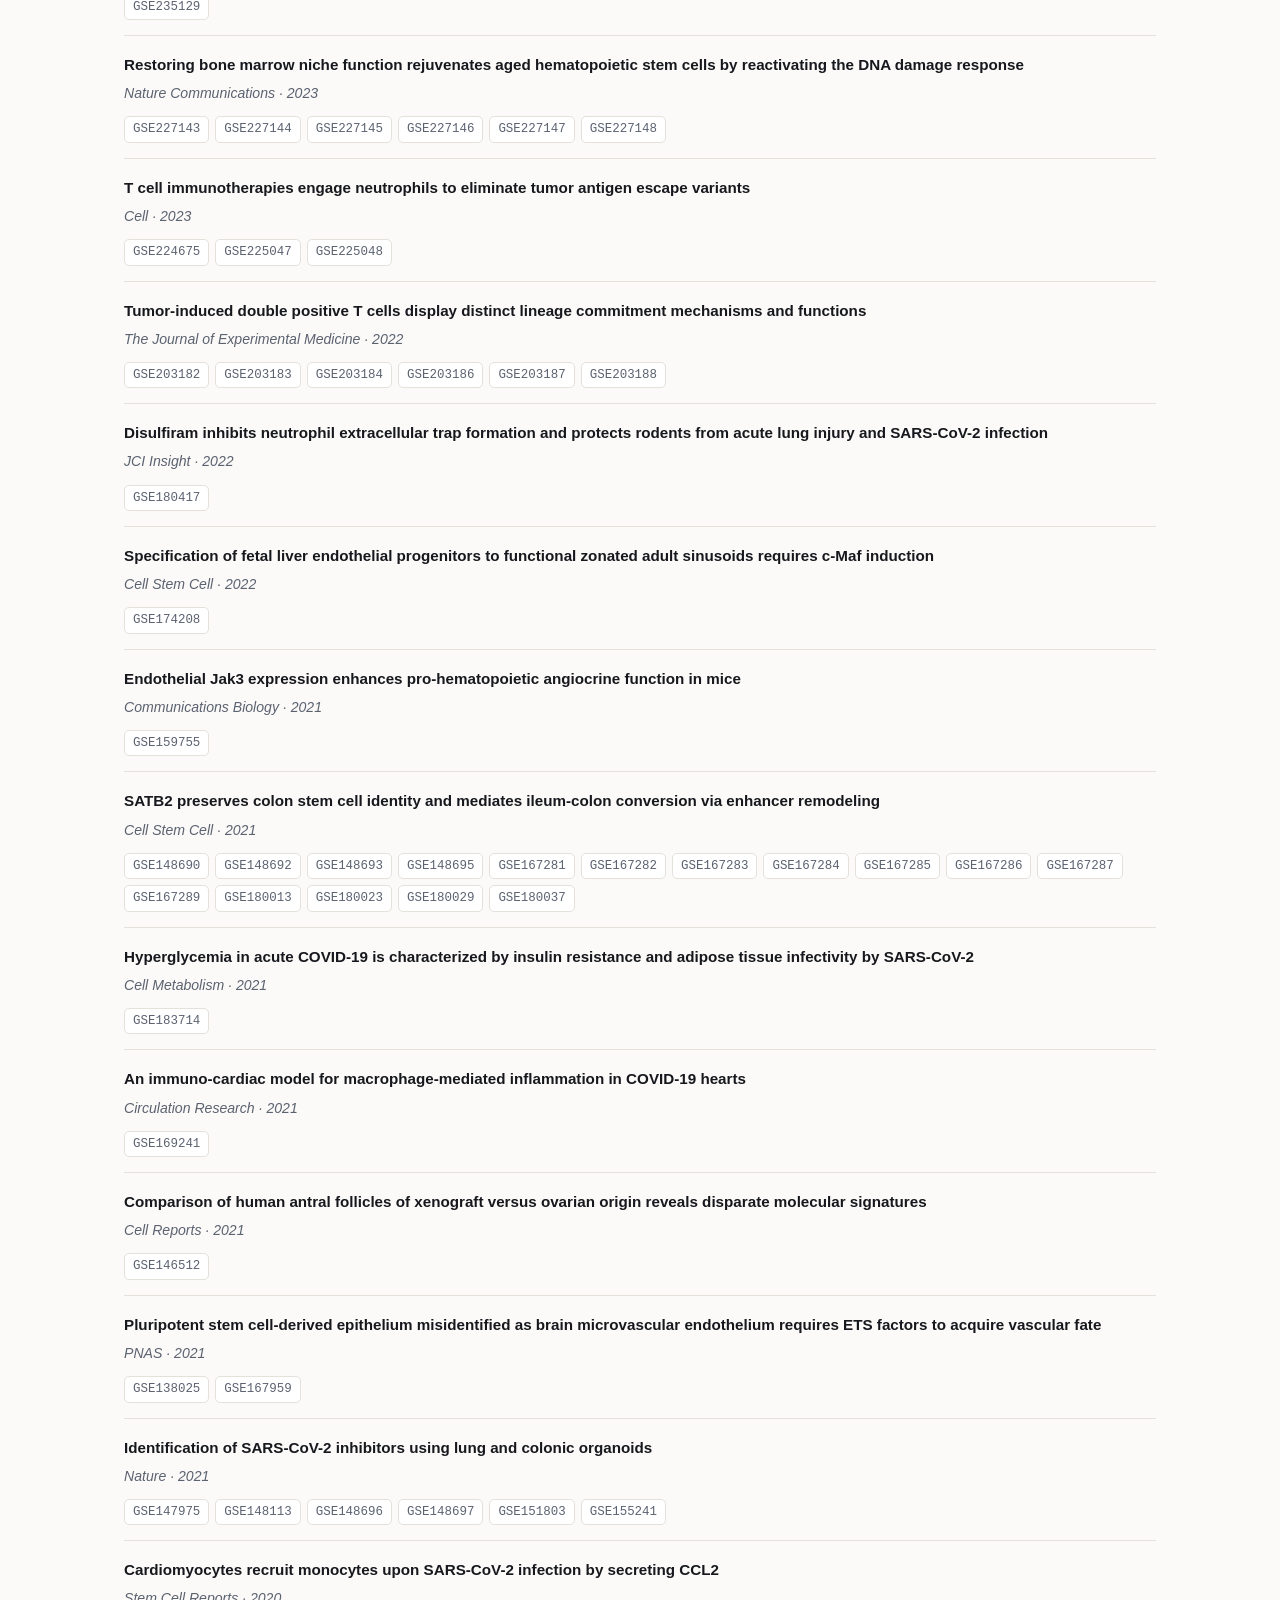
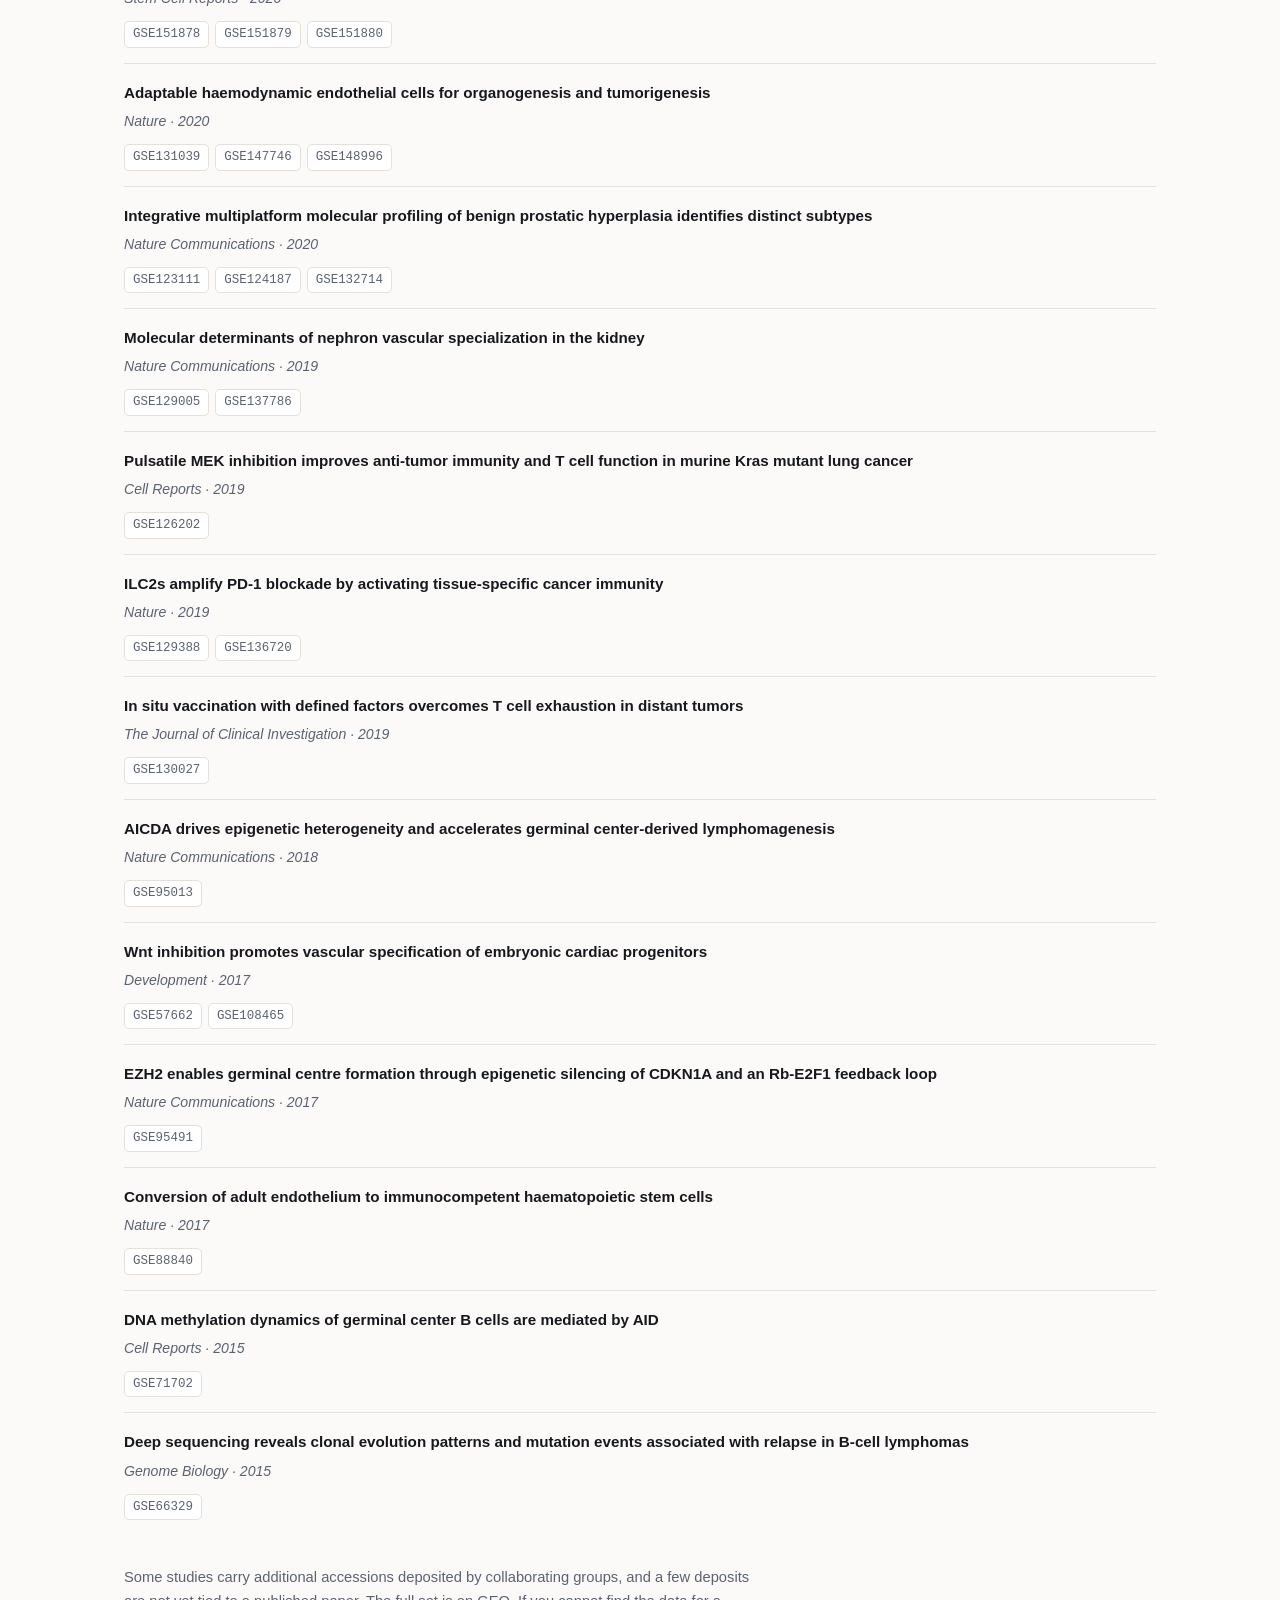
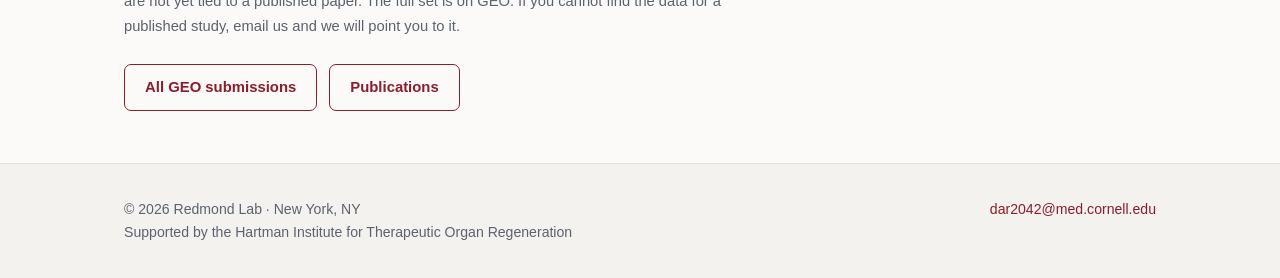
<file: software.html>
<!DOCTYPE html>
<html lang="en">
<head>
<meta charset="utf-8">
<meta name="viewport" content="width=device-width, initial-scale=1">
<title>Software | MDS-MAPS, scTCRseq & Single-Cell Pipelines</title>
<meta name="description" content="Open-source pipelines from the Redmond Lab: MDS-MAPS deep-learning spatial imaging, the human pancreatic endothelial cell atlas, and scTCRseq paired TCR recovery.">
<meta name="author" content="David Redmond">
<link rel="canonical" href="https://redmondlab.org/software.html">

<meta property="og:type" content="website">
<meta property="og:site_name" content="Redmond Lab">
<meta property="og:title" content="Software | MDS-MAPS, scTCRseq & Single-Cell Pipelines">
<meta property="og:description" content="Open-source pipelines from the Redmond Lab: MDS-MAPS deep-learning spatial imaging, the human pancreatic endothelial cell atlas, and scTCRseq paired TCR recovery.">
<meta property="og:url" content="https://redmondlab.org/software.html">
<meta property="og:locale" content="en_US">
<meta property="og:image" content="https://redmondlab.org/assets/og-card.png">
<meta property="og:image:width" content="1200">
<meta property="og:image:height" content="630">
<meta property="og:image:alt" content="Redmond Lab, Weill Cornell Medicine. David Redmond, PhD, Assistant Professor of Computational Biology.">
<meta name="twitter:card" content="summary_large_image">
<meta name="twitter:title" content="Software | MDS-MAPS, scTCRseq & Single-Cell Pipelines">
<meta name="twitter:description" content="Open-source pipelines from the Redmond Lab: MDS-MAPS deep-learning spatial imaging, the human pancreatic endothelial cell atlas, and scTCRseq paired TCR recovery.">
<meta name="twitter:image" content="https://redmondlab.org/assets/og-card.png">
<meta name="twitter:image:alt" content="Redmond Lab, Weill Cornell Medicine. David Redmond, PhD, Assistant Professor of Computational Biology.">

<link rel="stylesheet" href="style.css">
</head>
<body>

<header class="site">
  <div class="wrap">
    <a class="brand" href="index.html">Redmond <span>Lab</span></a>
    <nav class="site">
      <a href="index.html">Home</a>
      <a href="research.html">Research</a>
      <a href="software.html" aria-current="page">Software</a>
      <a href="publications.html">Publications</a>
      <a href="teaching.html">Teaching</a>
      <a href="people.html">People</a>
      <a href="contact.html">Contact</a>
    </nav>
  </div>
</header>

<div class="hero">
  <div class="wrap">
    <p class="kicker">Software</p>
    <h1>Code &amp; pipelines</h1>
    <p class="lead">
      Analysis code accompanying our papers, released so the results can be checked and
      reused. Everything below is on GitHub.
    </p>
    <div class="btn-row">
      <a class="btn" href="https://github.com/redmondlab">github.com/redmondlab</a>
    </div>
  </div>
</div>

<section>
  <div class="wrap">
    <p class="eyebrow">Repositories</p>
    <div class="grid">

      <a class="card" href="https://github.com/redmondlab/MDS.Manuscript">
        <h3>MDS-MAPS</h3>
        <p>
          A deep-learning spatial pipeline for bone-marrow multiplex immunofluorescence
          imaging, which scores myelodysplastic syndrome disease state more accurately
          than blast percentage.
          <br><br>
          <em>Leukemia, 2026</em>
        </p>
        <span class="more">View on GitHub &rarr;</span>
      </a>

      <a class="card" href="https://github.com/redmondlab/Single-cell-atlas-of-human-pancreatic-islet-and-acinar-endothelial-cells-in-health-and-diabetes">
        <h3>Pancreatic EC atlas</h3>
        <p>
          Analysis code for the single-cell atlas of human pancreatic islet and acinar
          endothelial cells in health and diabetes, including the islet-specific
          endothelial cell (ISEC) characterisation.
          <br><br>
          <em>Nature Communications, 2025 &middot; Python</em>
        </p>
        <span class="more">View on GitHub &rarr;</span>
      </a>

      <a class="card" href="https://github.com/redmondlab/scTCRseq">
        <h3>scTCRseq</h3>
        <p>
          One of the first pipelines to recover paired full-length T-cell receptor alpha
          and beta chain transcripts from single-cell RNA-seq data.
          <br><br>
          <em>Genome Medicine, 2016</em>
        </p>
        <span class="more">View on GitHub &rarr;</span>
      </a>

    </div>

    <div class="prose" style="margin-top:34px">
      <p style="color:var(--muted); font-size:.92rem">
        MDS-MAPS and scTCRseq are mirrored here from the repositories where they were
        originally developed. Please cite the accompanying paper rather than the
        repository.
      </p>
    </div>
  </div>
</section>

<section id="data">
  <div class="wrap">
    <p class="eyebrow">Data</p>
    <div class="prose">
      <p>
        Sequencing data accompanying our publications are deposited in the Gene Expression
        Omnibus. The series below are grouped by paper. Where a study was deposited as
        several series, all of them are listed.
      </p>
    </div>

      <ul class="datasets">
        <li>
          <span class="ds-title"><a href="https://doi.org/10.1126/sciimmunol.ads1556">Suppression of thrombospondin-1-mediated inflammaging prolongs hematopoietic health span</a></span><br>
          <span class="venue">Science Immunology &middot; 2025</span>
          <span class="accs">
            <a class="acc" href="https://www.ncbi.nlm.nih.gov/geo/query/acc.cgi?acc=GSE255650">GSE255650</a>
            <a class="acc" href="https://www.ncbi.nlm.nih.gov/geo/query/acc.cgi?acc=GSE255651">GSE255651</a>
            <a class="acc" href="https://www.ncbi.nlm.nih.gov/geo/query/acc.cgi?acc=GSE255652">GSE255652</a>
            <a class="acc" href="https://www.ncbi.nlm.nih.gov/geo/query/acc.cgi?acc=GSE255653">GSE255653</a>
            <a class="acc" href="https://www.ncbi.nlm.nih.gov/geo/query/acc.cgi?acc=GSE255654">GSE255654</a>
            <a class="acc" href="https://www.ncbi.nlm.nih.gov/geo/query/acc.cgi?acc=GSE255655">GSE255655</a>
            <a class="acc" href="https://www.ncbi.nlm.nih.gov/geo/query/acc.cgi?acc=GSE255656">GSE255656</a>
          </span>
        </li>
        <li>
          <span class="ds-title"><a href="https://doi.org/10.1038/s41467-024-55415-3">Single-cell atlas of human pancreatic islet and acinar endothelial cells in health and diabetes</a></span><br>
          <span class="venue">Nature Communications &middot; 2024</span>
          <span class="accs">
            <a class="acc" href="https://www.ncbi.nlm.nih.gov/geo/query/acc.cgi?acc=GSE221237">GSE221237</a>
          </span>
        </li>
        <li>
          <span class="ds-title"><a href="https://doi.org/10.1097/hc9.0000000000000368">Modulation of canonical Wnt signaling regulates peribiliary mesenchymal identity during homeostasis and injury</a></span><br>
          <span class="venue">Hepatology Communications &middot; 2023</span>
          <span class="accs">
            <a class="acc" href="https://www.ncbi.nlm.nih.gov/geo/query/acc.cgi?acc=GSE184108">GSE184108</a>
            <a class="acc" href="https://www.ncbi.nlm.nih.gov/geo/query/acc.cgi?acc=GSE223099">GSE223099</a>
            <a class="acc" href="https://www.ncbi.nlm.nih.gov/geo/query/acc.cgi?acc=GSE245514">GSE245514</a>
          </span>
        </li>
        <li>
          <span class="ds-title"><a href="https://doi.org/10.1172/jci166490">Noncanonical CDK4 signaling rescues diabetes in a mouse model by promoting β cell differentiation</a></span><br>
          <span class="venue">The Journal of Clinical Investigation &middot; 2023</span>
          <span class="accs">
            <a class="acc" href="https://www.ncbi.nlm.nih.gov/geo/query/acc.cgi?acc=GSE235129">GSE235129</a>
          </span>
        </li>
        <li>
          <span class="ds-title"><a href="https://doi.org/10.1038/s41467-023-37783-4">Restoring bone marrow niche function rejuvenates aged hematopoietic stem cells by reactivating the DNA damage response</a></span><br>
          <span class="venue">Nature Communications &middot; 2023</span>
          <span class="accs">
            <a class="acc" href="https://www.ncbi.nlm.nih.gov/geo/query/acc.cgi?acc=GSE227143">GSE227143</a>
            <a class="acc" href="https://www.ncbi.nlm.nih.gov/geo/query/acc.cgi?acc=GSE227144">GSE227144</a>
            <a class="acc" href="https://www.ncbi.nlm.nih.gov/geo/query/acc.cgi?acc=GSE227145">GSE227145</a>
            <a class="acc" href="https://www.ncbi.nlm.nih.gov/geo/query/acc.cgi?acc=GSE227146">GSE227146</a>
            <a class="acc" href="https://www.ncbi.nlm.nih.gov/geo/query/acc.cgi?acc=GSE227147">GSE227147</a>
            <a class="acc" href="https://www.ncbi.nlm.nih.gov/geo/query/acc.cgi?acc=GSE227148">GSE227148</a>
          </span>
        </li>
        <li>
          <span class="ds-title"><a href="https://doi.org/10.1016/j.cell.2023.03.007">T cell immunotherapies engage neutrophils to eliminate tumor antigen escape variants</a></span><br>
          <span class="venue">Cell &middot; 2023</span>
          <span class="accs">
            <a class="acc" href="https://www.ncbi.nlm.nih.gov/geo/query/acc.cgi?acc=GSE224675">GSE224675</a>
            <a class="acc" href="https://www.ncbi.nlm.nih.gov/geo/query/acc.cgi?acc=GSE225047">GSE225047</a>
            <a class="acc" href="https://www.ncbi.nlm.nih.gov/geo/query/acc.cgi?acc=GSE225048">GSE225048</a>
          </span>
        </li>
        <li>
          <span class="ds-title"><a href="https://doi.org/10.1084/jem.20212169">Tumor-induced double positive T cells display distinct lineage commitment mechanisms and functions</a></span><br>
          <span class="venue">The Journal of Experimental Medicine &middot; 2022</span>
          <span class="accs">
            <a class="acc" href="https://www.ncbi.nlm.nih.gov/geo/query/acc.cgi?acc=GSE203182">GSE203182</a>
            <a class="acc" href="https://www.ncbi.nlm.nih.gov/geo/query/acc.cgi?acc=GSE203183">GSE203183</a>
            <a class="acc" href="https://www.ncbi.nlm.nih.gov/geo/query/acc.cgi?acc=GSE203184">GSE203184</a>
            <a class="acc" href="https://www.ncbi.nlm.nih.gov/geo/query/acc.cgi?acc=GSE203186">GSE203186</a>
            <a class="acc" href="https://www.ncbi.nlm.nih.gov/geo/query/acc.cgi?acc=GSE203187">GSE203187</a>
            <a class="acc" href="https://www.ncbi.nlm.nih.gov/geo/query/acc.cgi?acc=GSE203188">GSE203188</a>
          </span>
        </li>
        <li>
          <span class="ds-title"><a href="https://doi.org/10.1172/jci.insight.157342">Disulfiram inhibits neutrophil extracellular trap formation and protects rodents from acute lung injury and SARS-CoV-2 infection</a></span><br>
          <span class="venue">JCI Insight &middot; 2022</span>
          <span class="accs">
            <a class="acc" href="https://www.ncbi.nlm.nih.gov/geo/query/acc.cgi?acc=GSE180417">GSE180417</a>
          </span>
        </li>
        <li>
          <span class="ds-title"><a href="https://doi.org/10.1016/j.stem.2022.03.002">Specification of fetal liver endothelial progenitors to functional zonated adult sinusoids requires c-Maf induction</a></span><br>
          <span class="venue">Cell Stem Cell &middot; 2022</span>
          <span class="accs">
            <a class="acc" href="https://www.ncbi.nlm.nih.gov/geo/query/acc.cgi?acc=GSE174208">GSE174208</a>
          </span>
        </li>
        <li>
          <span class="ds-title"><a href="https://doi.org/10.1038/s42003-021-01846-3">Endothelial Jak3 expression enhances pro-hematopoietic angiocrine function in mice</a></span><br>
          <span class="venue">Communications Biology &middot; 2021</span>
          <span class="accs">
            <a class="acc" href="https://www.ncbi.nlm.nih.gov/geo/query/acc.cgi?acc=GSE159755">GSE159755</a>
          </span>
        </li>
        <li>
          <span class="ds-title"><a href="https://doi.org/10.1016/j.stem.2021.09.004">SATB2 preserves colon stem cell identity and mediates ileum-colon conversion via enhancer remodeling</a></span><br>
          <span class="venue">Cell Stem Cell &middot; 2021</span>
          <span class="accs">
            <a class="acc" href="https://www.ncbi.nlm.nih.gov/geo/query/acc.cgi?acc=GSE148690">GSE148690</a>
            <a class="acc" href="https://www.ncbi.nlm.nih.gov/geo/query/acc.cgi?acc=GSE148692">GSE148692</a>
            <a class="acc" href="https://www.ncbi.nlm.nih.gov/geo/query/acc.cgi?acc=GSE148693">GSE148693</a>
            <a class="acc" href="https://www.ncbi.nlm.nih.gov/geo/query/acc.cgi?acc=GSE148695">GSE148695</a>
            <a class="acc" href="https://www.ncbi.nlm.nih.gov/geo/query/acc.cgi?acc=GSE167281">GSE167281</a>
            <a class="acc" href="https://www.ncbi.nlm.nih.gov/geo/query/acc.cgi?acc=GSE167282">GSE167282</a>
            <a class="acc" href="https://www.ncbi.nlm.nih.gov/geo/query/acc.cgi?acc=GSE167283">GSE167283</a>
            <a class="acc" href="https://www.ncbi.nlm.nih.gov/geo/query/acc.cgi?acc=GSE167284">GSE167284</a>
            <a class="acc" href="https://www.ncbi.nlm.nih.gov/geo/query/acc.cgi?acc=GSE167285">GSE167285</a>
            <a class="acc" href="https://www.ncbi.nlm.nih.gov/geo/query/acc.cgi?acc=GSE167286">GSE167286</a>
            <a class="acc" href="https://www.ncbi.nlm.nih.gov/geo/query/acc.cgi?acc=GSE167287">GSE167287</a>
            <a class="acc" href="https://www.ncbi.nlm.nih.gov/geo/query/acc.cgi?acc=GSE167289">GSE167289</a>
            <a class="acc" href="https://www.ncbi.nlm.nih.gov/geo/query/acc.cgi?acc=GSE180013">GSE180013</a>
            <a class="acc" href="https://www.ncbi.nlm.nih.gov/geo/query/acc.cgi?acc=GSE180023">GSE180023</a>
            <a class="acc" href="https://www.ncbi.nlm.nih.gov/geo/query/acc.cgi?acc=GSE180029">GSE180029</a>
            <a class="acc" href="https://www.ncbi.nlm.nih.gov/geo/query/acc.cgi?acc=GSE180037">GSE180037</a>
          </span>
        </li>
        <li>
          <span class="ds-title"><a href="https://doi.org/10.1016/j.cmet.2021.10.014">Hyperglycemia in acute COVID-19 is characterized by insulin resistance and adipose tissue infectivity by SARS-CoV-2</a></span><br>
          <span class="venue">Cell Metabolism &middot; 2021</span>
          <span class="accs">
            <a class="acc" href="https://www.ncbi.nlm.nih.gov/geo/query/acc.cgi?acc=GSE183714">GSE183714</a>
          </span>
        </li>
        <li>
          <span class="ds-title"><a href="https://doi.org/10.1161/circresaha.121.319060">An immuno-cardiac model for macrophage-mediated inflammation in COVID-19 hearts</a></span><br>
          <span class="venue">Circulation Research &middot; 2021</span>
          <span class="accs">
            <a class="acc" href="https://www.ncbi.nlm.nih.gov/geo/query/acc.cgi?acc=GSE169241">GSE169241</a>
          </span>
        </li>
        <li>
          <span class="ds-title"><a href="https://doi.org/10.1016/j.celrep.2020.108027">Comparison of human antral follicles of xenograft versus ovarian origin reveals disparate molecular signatures</a></span><br>
          <span class="venue">Cell Reports &middot; 2021</span>
          <span class="accs">
            <a class="acc" href="https://www.ncbi.nlm.nih.gov/geo/query/acc.cgi?acc=GSE146512">GSE146512</a>
          </span>
        </li>
        <li>
          <span class="ds-title"><a href="https://doi.org/10.1073/pnas.2016950118">Pluripotent stem cell-derived epithelium misidentified as brain microvascular endothelium requires ETS factors to acquire vascular fate</a></span><br>
          <span class="venue">PNAS &middot; 2021</span>
          <span class="accs">
            <a class="acc" href="https://www.ncbi.nlm.nih.gov/geo/query/acc.cgi?acc=GSE138025">GSE138025</a>
            <a class="acc" href="https://www.ncbi.nlm.nih.gov/geo/query/acc.cgi?acc=GSE167959">GSE167959</a>
          </span>
        </li>
        <li>
          <span class="ds-title"><a href="https://doi.org/10.1038/s41586-020-2901-9">Identification of SARS-CoV-2 inhibitors using lung and colonic organoids</a></span><br>
          <span class="venue">Nature &middot; 2021</span>
          <span class="accs">
            <a class="acc" href="https://www.ncbi.nlm.nih.gov/geo/query/acc.cgi?acc=GSE147975">GSE147975</a>
            <a class="acc" href="https://www.ncbi.nlm.nih.gov/geo/query/acc.cgi?acc=GSE148113">GSE148113</a>
            <a class="acc" href="https://www.ncbi.nlm.nih.gov/geo/query/acc.cgi?acc=GSE148696">GSE148696</a>
            <a class="acc" href="https://www.ncbi.nlm.nih.gov/geo/query/acc.cgi?acc=GSE148697">GSE148697</a>
            <a class="acc" href="https://www.ncbi.nlm.nih.gov/geo/query/acc.cgi?acc=GSE151803">GSE151803</a>
            <a class="acc" href="https://www.ncbi.nlm.nih.gov/geo/query/acc.cgi?acc=GSE155241">GSE155241</a>
          </span>
        </li>
        <li>
          <span class="ds-title"><a href="https://doi.org/10.1016/j.stemcr.2021.07.012">Cardiomyocytes recruit monocytes upon SARS-CoV-2 infection by secreting CCL2</a></span><br>
          <span class="venue">Stem Cell Reports &middot; 2020</span>
          <span class="accs">
            <a class="acc" href="https://www.ncbi.nlm.nih.gov/geo/query/acc.cgi?acc=GSE151878">GSE151878</a>
            <a class="acc" href="https://www.ncbi.nlm.nih.gov/geo/query/acc.cgi?acc=GSE151879">GSE151879</a>
            <a class="acc" href="https://www.ncbi.nlm.nih.gov/geo/query/acc.cgi?acc=GSE151880">GSE151880</a>
          </span>
        </li>
        <li>
          <span class="ds-title"><a href="https://doi.org/10.1038/s41586-020-2712-z">Adaptable haemodynamic endothelial cells for organogenesis and tumorigenesis</a></span><br>
          <span class="venue">Nature &middot; 2020</span>
          <span class="accs">
            <a class="acc" href="https://www.ncbi.nlm.nih.gov/geo/query/acc.cgi?acc=GSE131039">GSE131039</a>
            <a class="acc" href="https://www.ncbi.nlm.nih.gov/geo/query/acc.cgi?acc=GSE147746">GSE147746</a>
            <a class="acc" href="https://www.ncbi.nlm.nih.gov/geo/query/acc.cgi?acc=GSE148996">GSE148996</a>
          </span>
        </li>
        <li>
          <span class="ds-title"><a href="https://doi.org/10.1038/s41467-020-15913-6">Integrative multiplatform molecular profiling of benign prostatic hyperplasia identifies distinct subtypes</a></span><br>
          <span class="venue">Nature Communications &middot; 2020</span>
          <span class="accs">
            <a class="acc" href="https://www.ncbi.nlm.nih.gov/geo/query/acc.cgi?acc=GSE123111">GSE123111</a>
            <a class="acc" href="https://www.ncbi.nlm.nih.gov/geo/query/acc.cgi?acc=GSE124187">GSE124187</a>
            <a class="acc" href="https://www.ncbi.nlm.nih.gov/geo/query/acc.cgi?acc=GSE132714">GSE132714</a>
          </span>
        </li>
        <li>
          <span class="ds-title"><a href="https://doi.org/10.1038/s41467-019-12872-5">Molecular determinants of nephron vascular specialization in the kidney</a></span><br>
          <span class="venue">Nature Communications &middot; 2019</span>
          <span class="accs">
            <a class="acc" href="https://www.ncbi.nlm.nih.gov/geo/query/acc.cgi?acc=GSE129005">GSE129005</a>
            <a class="acc" href="https://www.ncbi.nlm.nih.gov/geo/query/acc.cgi?acc=GSE137786">GSE137786</a>
          </span>
        </li>
        <li>
          <span class="ds-title"><a href="https://doi.org/10.1016/j.celrep.2019.03.066">Pulsatile MEK inhibition improves anti-tumor immunity and T cell function in murine Kras mutant lung cancer</a></span><br>
          <span class="venue">Cell Reports &middot; 2019</span>
          <span class="accs">
            <a class="acc" href="https://www.ncbi.nlm.nih.gov/geo/query/acc.cgi?acc=GSE126202">GSE126202</a>
          </span>
        </li>
        <li>
          <span class="ds-title"><a href="https://doi.org/10.1038/s41586-020-2015-4">ILC2s amplify PD-1 blockade by activating tissue-specific cancer immunity</a></span><br>
          <span class="venue">Nature &middot; 2019</span>
          <span class="accs">
            <a class="acc" href="https://www.ncbi.nlm.nih.gov/geo/query/acc.cgi?acc=GSE129388">GSE129388</a>
            <a class="acc" href="https://www.ncbi.nlm.nih.gov/geo/query/acc.cgi?acc=GSE136720">GSE136720</a>
          </span>
        </li>
        <li>
          <span class="ds-title"><a href="https://doi.org/10.1172/jci128562">In situ vaccination with defined factors overcomes T cell exhaustion in distant tumors</a></span><br>
          <span class="venue">The Journal of Clinical Investigation &middot; 2019</span>
          <span class="accs">
            <a class="acc" href="https://www.ncbi.nlm.nih.gov/geo/query/acc.cgi?acc=GSE130027">GSE130027</a>
          </span>
        </li>
        <li>
          <span class="ds-title"><a href="https://doi.org/10.1038/s41467-017-02595-w">AICDA drives epigenetic heterogeneity and accelerates germinal center-derived lymphomagenesis</a></span><br>
          <span class="venue">Nature Communications &middot; 2018</span>
          <span class="accs">
            <a class="acc" href="https://www.ncbi.nlm.nih.gov/geo/query/acc.cgi?acc=GSE95013">GSE95013</a>
          </span>
        </li>
        <li>
          <span class="ds-title"><a href="https://doi.org/10.1242/dev.159905">Wnt inhibition promotes vascular specification of embryonic cardiac progenitors</a></span><br>
          <span class="venue">Development &middot; 2017</span>
          <span class="accs">
            <a class="acc" href="https://www.ncbi.nlm.nih.gov/geo/query/acc.cgi?acc=GSE57662">GSE57662</a>
            <a class="acc" href="https://www.ncbi.nlm.nih.gov/geo/query/acc.cgi?acc=GSE108465">GSE108465</a>
          </span>
        </li>
        <li>
          <span class="ds-title"><a href="https://doi.org/10.1038/s41467-017-01029-x">EZH2 enables germinal centre formation through epigenetic silencing of CDKN1A and an Rb-E2F1 feedback loop</a></span><br>
          <span class="venue">Nature Communications &middot; 2017</span>
          <span class="accs">
            <a class="acc" href="https://www.ncbi.nlm.nih.gov/geo/query/acc.cgi?acc=GSE95491">GSE95491</a>
          </span>
        </li>
        <li>
          <span class="ds-title"><a href="https://doi.org/10.1038/nature22326">Conversion of adult endothelium to immunocompetent haematopoietic stem cells</a></span><br>
          <span class="venue">Nature &middot; 2017</span>
          <span class="accs">
            <a class="acc" href="https://www.ncbi.nlm.nih.gov/geo/query/acc.cgi?acc=GSE88840">GSE88840</a>
          </span>
        </li>
        <li>
          <span class="ds-title"><a href="https://doi.org/10.1016/j.celrep.2015.08.036">DNA methylation dynamics of germinal center B cells are mediated by AID</a></span><br>
          <span class="venue">Cell Reports &middot; 2015</span>
          <span class="accs">
            <a class="acc" href="https://www.ncbi.nlm.nih.gov/geo/query/acc.cgi?acc=GSE71702">GSE71702</a>
          </span>
        </li>
        <li>
          <span class="ds-title"><a href="https://doi.org/10.1186/s13059-014-0432-0">Deep sequencing reveals clonal evolution patterns and mutation events associated with relapse in B-cell lymphomas</a></span><br>
          <span class="venue">Genome Biology &middot; 2015</span>
          <span class="accs">
            <a class="acc" href="https://www.ncbi.nlm.nih.gov/geo/query/acc.cgi?acc=GSE66329">GSE66329</a>
          </span>
        </li>
      </ul>

    <div class="prose" style="margin-top:30px">
      <p style="color:var(--muted); font-size:.92rem">
        Some studies carry additional accessions deposited by collaborating groups, and a
        few deposits are not yet tied to a published paper. The full set is on GEO. If you
        cannot find the data for a published study, email us and we will point you to it.
      </p>
    </div>
    <div class="btn-row">
      <a class="btn ghost" href="https://www.ncbi.nlm.nih.gov/gds/?term=Redmond+D%5BAuthor%5D">All GEO submissions</a>
      <a class="btn ghost" href="publications.html">Publications</a>
    </div>
  </div>
</section>

<footer class="site">
  <div class="wrap">
    <p>&copy; 2026 Redmond Lab &middot; New York, NY<br>
       Supported by the Hartman Institute for Therapeutic Organ Regeneration</p>
    <p><a href="mailto:dar2042@med.cornell.edu">dar2042@med.cornell.edu</a></p>
  </div>
</footer>

</body>
</html>
</file>
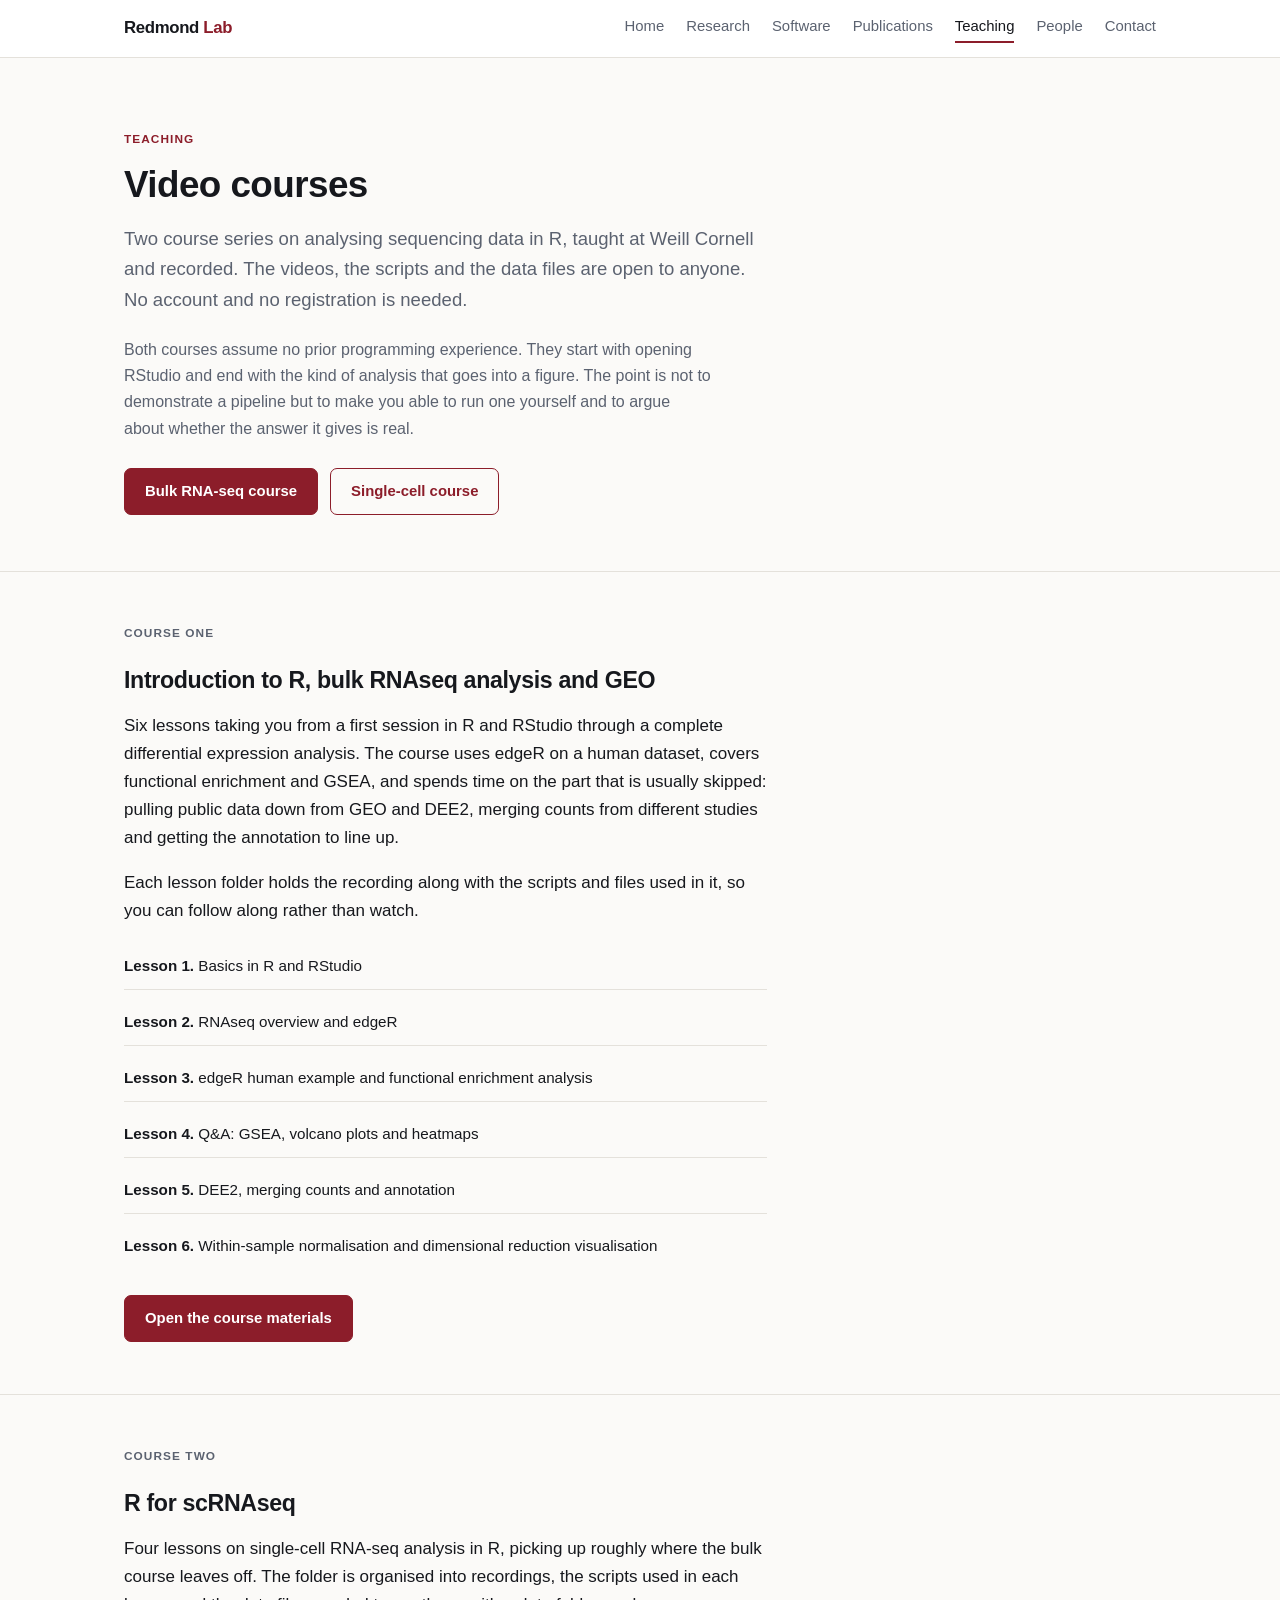
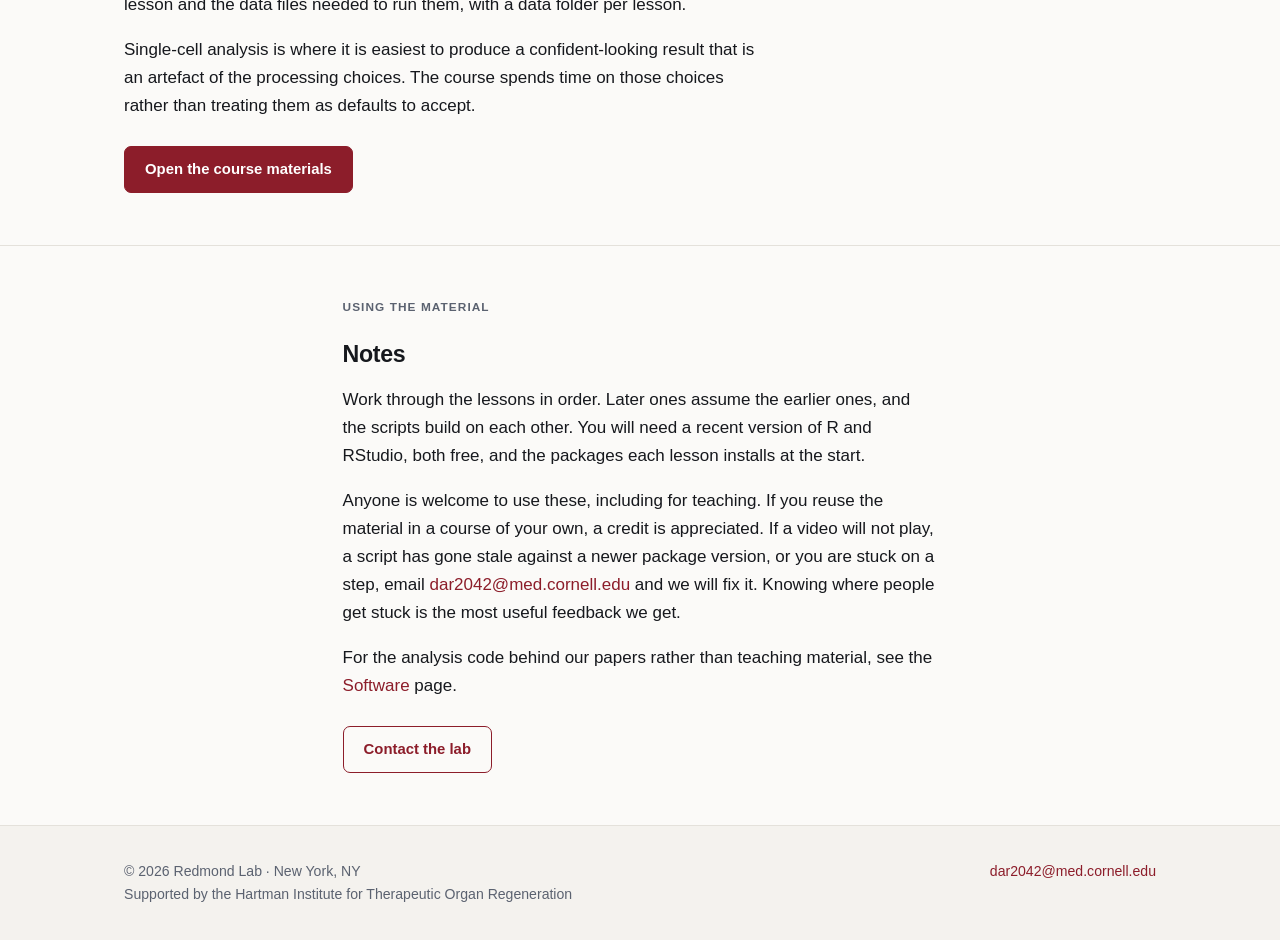
<file: teaching.html>
<!DOCTYPE html>
<html lang="en">
<head>
<meta charset="utf-8">
<meta name="viewport" content="width=device-width, initial-scale=1">
<title>Teaching | Free R, Bulk RNA-seq and scRNA-seq Video Courses</title>
<meta name="description" content="Two free video courses from the Redmond Lab: Introduction to R, bulk RNAseq analysis and GEO, and R for scRNAseq. Recordings, scripts and data files, open to anyone.">
<meta name="author" content="David Redmond">
<link rel="canonical" href="https://redmondlab.org/teaching.html">

<meta property="og:type" content="website">
<meta property="og:site_name" content="Redmond Lab">
<meta property="og:title" content="Teaching | Free R, Bulk RNA-seq and scRNA-seq Video Courses">
<meta property="og:description" content="Two free video courses from the Redmond Lab: Introduction to R, bulk RNAseq analysis and GEO, and R for scRNAseq. Recordings, scripts and data files, open to anyone.">
<meta property="og:url" content="https://redmondlab.org/teaching.html">
<meta property="og:locale" content="en_US">
<meta property="og:image" content="https://redmondlab.org/assets/og-card.png">
<meta property="og:image:width" content="1200">
<meta property="og:image:height" content="630">
<meta property="og:image:alt" content="Redmond Lab, Weill Cornell Medicine. David Redmond, PhD, Assistant Professor of Computational Biology.">
<meta name="twitter:card" content="summary_large_image">
<meta name="twitter:title" content="Teaching | Free R, Bulk RNA-seq and scRNA-seq Video Courses">
<meta name="twitter:description" content="Two free video courses from the Redmond Lab: Introduction to R, bulk RNAseq analysis and GEO, and R for scRNAseq. Recordings, scripts and data files, open to anyone.">
<meta name="twitter:image" content="https://redmondlab.org/assets/og-card.png">
<meta name="twitter:image:alt" content="Redmond Lab, Weill Cornell Medicine. David Redmond, PhD, Assistant Professor of Computational Biology.">

<script type="application/ld+json">
{
  "@context": "https://schema.org",
  "@graph": [
    {
      "@type": "Course",
      "name": "Introduction to R, bulk RNAseq analysis and GEO",
      "description": "A six-lesson video course covering R and RStudio from the beginning, differential expression with edgeR, functional enrichment and GSEA, working with public data from GEO and DEE2, and normalisation and dimensional reduction.",
      "url": "https://redmondlab.org/teaching.html#bulk-rnaseq",
      "inLanguage": "en",
      "isAccessibleForFree": true,
      "teaches": ["R", "RStudio", "Bulk RNA-seq analysis", "edgeR", "Gene set enrichment analysis", "Gene Expression Omnibus"],
      "provider": {"@type": "Organization", "name": "Redmond Lab", "url": "https://redmondlab.org"},
      "author": {"@type": "Person", "name": "David Redmond", "url": "https://orcid.org/0000-0002-0983-8606"}
    },
    {
      "@type": "Course",
      "name": "R for scRNAseq",
      "description": "A four-lesson video course on single-cell RNA-seq analysis in R, with recordings, the scripts used in each lesson and the data files needed to follow along.",
      "url": "https://redmondlab.org/teaching.html#scrnaseq",
      "inLanguage": "en",
      "isAccessibleForFree": true,
      "teaches": ["R", "Single-cell RNA-seq analysis"],
      "provider": {"@type": "Organization", "name": "Redmond Lab", "url": "https://redmondlab.org"},
      "author": {"@type": "Person", "name": "David Redmond", "url": "https://orcid.org/0000-0002-0983-8606"}
    }
  ]
}
</script>

<link rel="stylesheet" href="style.css">
</head>
<body>

<header class="site">
  <div class="wrap">
    <a class="brand" href="index.html">Redmond <span>Lab</span></a>
    <nav class="site">
      <a href="index.html">Home</a>
      <a href="research.html">Research</a>
      <a href="software.html">Software</a>
      <a href="publications.html">Publications</a>
      <a href="teaching.html" aria-current="page">Teaching</a>
      <a href="people.html">People</a>
      <a href="contact.html">Contact</a>
    </nav>
  </div>
</header>

<div class="hero">
  <div class="wrap">
    <p class="kicker">Teaching</p>
    <h1>Video courses</h1>
    <p class="lead">
      Two course series on analysing sequencing data in R, taught at Weill Cornell and
      recorded. The videos, the scripts and the data files are open to anyone. No account
      and no registration is needed.
    </p>
    <p class="detail">
      Both courses assume no prior programming experience. They start with opening RStudio
      and end with the kind of analysis that goes into a figure. The point is not to
      demonstrate a pipeline but to make you able to run one yourself and to argue about
      whether the answer it gives is real.
    </p>
    <div class="btn-row">
      <a class="btn" href="#bulk-rnaseq">Bulk RNA-seq course</a>
      <a class="btn ghost" href="#scrnaseq">Single-cell course</a>
    </div>
  </div>
</div>

<section id="bulk-rnaseq">
  <div class="wrap">
    <p class="eyebrow">Course one</p>
    <div class="prose">
      <h2 style="margin-top:0">Introduction to R, bulk RNAseq analysis and GEO</h2>
      <p>
        Six lessons taking you from a first session in R and RStudio through a complete
        differential expression analysis. The course uses edgeR on a human dataset, covers
        functional enrichment and GSEA, and spends time on the part that is usually
        skipped: pulling public data down from GEO and DEE2, merging counts from different
        studies and getting the annotation to line up.
      </p>
      <p>
        Each lesson folder holds the recording along with the scripts and files used in
        it, so you can follow along rather than watch.
      </p>

      <ul class="pubs">
        <li><strong>Lesson 1.</strong> Basics in R and RStudio</li>
        <li><strong>Lesson 2.</strong> RNAseq overview and edgeR</li>
        <li><strong>Lesson 3.</strong> edgeR human example and functional enrichment analysis</li>
        <li><strong>Lesson 4.</strong> Q&amp;A: GSEA, volcano plots and heatmaps</li>
        <li><strong>Lesson 5.</strong> DEE2, merging counts and annotation</li>
        <li><strong>Lesson 6.</strong> Within-sample normalisation and dimensional reduction visualisation</li>
      </ul>

      <div class="btn-row">
        <a class="btn" href="https://wcm.box.com/s/9ssifz32dn3xtgp0she250y3fz3znmf8">Open the course materials</a>
      </div>
    </div>
  </div>
</section>

<section id="scrnaseq">
  <div class="wrap">
    <p class="eyebrow">Course two</p>
    <div class="prose">
      <h2 style="margin-top:0">R for scRNAseq</h2>
      <p>
        Four lessons on single-cell RNA-seq analysis in R, picking up roughly where the
        bulk course leaves off. The folder is organised into recordings, the scripts used
        in each lesson and the data files needed to run them, with a data folder per
        lesson.
      </p>
      <p>
        Single-cell analysis is where it is easiest to produce a confident-looking result
        that is an artefact of the processing choices. The course spends time on those
        choices rather than treating them as defaults to accept.
      </p>
      <!-- TODO: add the four lesson titles here once confirmed, in the same format as the
           bulk course above. The Box folder lists the lessons only as data folders. -->

      <div class="btn-row">
        <a class="btn" href="https://wcm.box.com/s/owa2hcq76bpyuwd20aus0ll9faiajm61">Open the course materials</a>
      </div>
    </div>
  </div>
</section>

<section>
  <div class="wrap prose">
    <p class="eyebrow">Using the material</p>
    <h2 style="margin-top:0">Notes</h2>
    <p>
      Work through the lessons in order. Later ones assume the earlier ones, and the
      scripts build on each other. You will need a recent version of R and RStudio, both
      free, and the packages each lesson installs at the start.
    </p>
    <p>
      Anyone is welcome to use these, including for teaching. If you reuse the material in
      a course of your own, a credit is appreciated. If a video will not play, a script
      has gone stale against a newer package version, or you are stuck on a step, email
      <a href="mailto:dar2042@med.cornell.edu">dar2042@med.cornell.edu</a> and we will fix
      it. Knowing where people get stuck is the most useful feedback we get.
    </p>
    <p>
      For the analysis code behind our papers rather than teaching material, see the
      <a href="software.html">Software</a> page.
    </p>
    <div class="btn-row">
      <a class="btn ghost" href="contact.html">Contact the lab</a>
    </div>
  </div>
</section>

<footer class="site">
  <div class="wrap">
    <p>&copy; 2026 Redmond Lab &middot; New York, NY<br>
       Supported by the Hartman Institute for Therapeutic Organ Regeneration</p>
    <p><a href="mailto:dar2042@med.cornell.edu">dar2042@med.cornell.edu</a></p>
  </div>
</footer>

</body>
</html>
</file>
<file: style.css>
/* Redmond Lab — redmondlab.org
   Single stylesheet, no dependencies. */

:root {
  --bg: #fbfaf8;
  --surface: #ffffff;
  --surface-alt: #f4f2ee;
  --text: #16181d;
  --muted: #5b6270;
  --border: #e4e1db;
  --accent: #8c1d2a;
  --accent-hover: #6f1621;
  --accent-soft: #f6ebec;
  --max: 1080px;
}

@media (prefers-color-scheme: dark) {
  :root {
    --bg: #101216;
    --surface: #171a20;
    --surface-alt: #1c2028;
    --text: #e8eaed;
    --muted: #98a0ae;
    --border: #272c35;
    --accent: #e8737f;
    --accent-hover: #f2929c;
    --accent-soft: #241a1d;
  }
}

*, *::before, *::after { box-sizing: border-box; }

html { -webkit-text-size-adjust: 100%; }

body {
  margin: 0;
  background: var(--bg);
  color: var(--text);
  font-family: -apple-system, BlinkMacSystemFont, "Segoe UI", Roboto,
               "Helvetica Neue", Arial, sans-serif;
  font-size: 17px;
  line-height: 1.65;
  -webkit-font-smoothing: antialiased;
}

.wrap { max-width: var(--max); margin: 0 auto; padding: 0 24px; }
.prose { max-width: 68ch; }

a { color: var(--accent); text-decoration: none; }
a:hover { color: var(--accent-hover); text-decoration: underline; }

h1, h2, h3 { line-height: 1.25; font-weight: 650; letter-spacing: -0.015em; }
h1 { font-size: 2.3rem; margin: 0 0 .5rem; }
h2 { font-size: 1.45rem; margin: 2.75rem 0 .9rem; }
h3 { font-size: 1.08rem; margin: 0 0 .4rem; }
.prose h3 { margin-top: 2rem; }
.prose ul { padding-left: 1.15rem; }
.prose ul li { margin-bottom: .5rem; }

/* ---------- header ---------- */

header.site {
  border-bottom: 1px solid var(--border);
  background: var(--surface);
  position: sticky;
  top: 0;
  z-index: 10;
}

header.site .wrap {
  display: flex;
  align-items: center;
  justify-content: space-between;
  gap: 24px;
  flex-wrap: wrap;
  padding-top: 14px;
  padding-bottom: 14px;
}

.brand {
  font-weight: 680;
  font-size: 1.05rem;
  letter-spacing: -0.02em;
  color: var(--text);
}
.brand:hover { text-decoration: none; color: var(--accent); }
.brand span { color: var(--accent); }

nav.site { display: flex; gap: 22px; flex-wrap: wrap; }
nav.site a {
  color: var(--muted);
  font-size: .93rem;
  font-weight: 500;
  padding-bottom: 2px;
  border-bottom: 2px solid transparent;
}
nav.site a:hover { color: var(--text); text-decoration: none; }
nav.site a[aria-current="page"] {
  color: var(--text);
  border-bottom-color: var(--accent);
}

/* ---------- hero ---------- */

.hero { padding: 72px 0 56px; border-bottom: 1px solid var(--border); }
.hero .kicker {
  text-transform: uppercase;
  letter-spacing: .09em;
  font-size: .74rem;
  font-weight: 650;
  line-height: 1.55;
  color: var(--accent);
  margin: 0 0 14px;
}
.hero p.lead {
  font-size: 1.16rem;
  color: var(--muted);
  max-width: 62ch;
  margin: 1rem 0 0;
}
.hero .affil {
  font-size: 1rem;
  color: var(--muted);
  margin: .35rem 0 0;
}
.hero p.detail {
  font-size: 1rem;
  color: var(--muted);
  max-width: 66ch;
  margin: 1.3rem 0 0;
}

/* ---------- sections & cards ---------- */

section { padding: 52px 0; }
section + section { border-top: 1px solid var(--border); }

.eyebrow {
  text-transform: uppercase;
  letter-spacing: .09em;
  font-size: .74rem;
  font-weight: 650;
  color: var(--muted);
  margin: 0 0 1.4rem;
}

.grid {
  display: grid;
  grid-template-columns: repeat(auto-fit, minmax(248px, 1fr));
  gap: 20px;
}

.card {
  background: var(--surface);
  border: 1px solid var(--border);
  border-radius: 10px;
  padding: 24px;
}
.card p { margin: 0; color: var(--muted); font-size: .95rem; }

/* Four-across rows (research themes, collaborators) that collapse
   to 2-up then 1-up on narrower screens. */
.grid.themes,
.grid.four { grid-template-columns: repeat(4, 1fr); }
@media (max-width: 900px) {
  .grid.themes,
  .grid.four { grid-template-columns: repeat(2, 1fr); }
}
@media (max-width: 560px) {
  .grid.themes,
  .grid.four { grid-template-columns: 1fr; }
}

a.card {
  color: inherit;
  display: flex;
  flex-direction: column;
  transition: border-color .15s ease, transform .15s ease, box-shadow .15s ease;
}
a.card:hover {
  text-decoration: none;
  border-color: var(--accent);
  transform: translateY(-2px);
  box-shadow: 0 6px 18px rgba(0, 0, 0, .07);
}
a.card h3 { transition: color .15s ease; }
a.card:hover h3 { color: var(--accent); }
a.card:focus-visible {
  outline: 2px solid var(--accent);
  outline-offset: 3px;
}
a.card .more {
  margin-top: auto;
  padding-top: 16px;
  font-size: .84rem;
  font-weight: 600;
  color: var(--accent);
}

@media (prefers-reduced-motion: reduce) {
  a.card, a.card h3 { transition: none; }
  a.card:hover { transform: none; }
}

/* ---------- people ---------- */

/* Person cards hold only a few lines, so they are capped rather than
   stretched across the full width the way the default .grid does. */
.grid.people { grid-template-columns: repeat(auto-fill, minmax(260px, 360px)); }
@media (max-width: 560px) {
  .grid.people { grid-template-columns: 1fr; }
}

/* Name row at the top of a person card. The avatar is either an <img>
   headshot or a <span> of initials; both use the .avatar class so the
   two are interchangeable. */
.person-head {
  display: flex;
  align-items: center;
  gap: 14px;
  margin-bottom: 14px;
}
.person-head h3 { margin: 0; }

.avatar {
  flex: 0 0 56px;
  width: 56px;
  height: 56px;
  border-radius: 50%;
  border: 1px solid var(--border);
  object-fit: cover;
  background: var(--accent-soft);
  color: var(--accent);
  display: flex;
  align-items: center;
  justify-content: center;
  font-size: .95rem;
  font-weight: 650;
  letter-spacing: .04em;
  user-select: none;
}

.avatar.lead-avatar {
  flex-basis: 76px;
  width: 76px;
  height: 76px;
  font-size: 1.2rem;
}

/* ---------- theme blocks (research page) ---------- */

.theme {
  display: grid;
  grid-template-columns: 190px 1fr;
  gap: 32px;
  padding: 40px 0;
  border-top: 1px solid var(--border);
  scroll-margin-top: 88px; /* clears the sticky header when jumped to via #anchor */
}
.theme .papers-label {
  text-transform: uppercase;
  letter-spacing: .08em;
  font-size: .72rem;
  font-weight: 650;
  color: var(--muted);
  margin: 1.8rem 0 .2rem;
}
.theme:first-of-type { border-top: none; }
.theme > h2 { margin: 0; font-size: 1.18rem; }
.theme .body p { margin-top: 0; }
.theme .body p:last-child { margin-bottom: 0; }

@media (max-width: 720px) {
  .theme { grid-template-columns: 1fr; gap: 10px; }
}

/* ---------- publications ---------- */

.pub-year {
  font-size: .8rem;
  font-weight: 700;
  letter-spacing: .08em;
  color: var(--accent);
  margin: 2.2rem 0 .7rem;
  padding-bottom: .4rem;
  border-bottom: 1px solid var(--border);
}

ul.pubs { list-style: none; margin: 0; padding: 0; }
ul.pubs li {
  padding: 11px 0;
  border-bottom: 1px solid var(--border);
  font-size: .95rem;
}
ul.pubs li:last-child { border-bottom: none; }
ul.pubs .venue { color: var(--muted); font-style: italic; }

ul.pubs li a, .highlight a {
  color: inherit;
  text-decoration: none;
  transition: color .15s ease;
}
ul.pubs li a:hover, .highlight a:hover {
  color: var(--accent);
  text-decoration: underline;
}
ul.pubs li a:focus-visible, .highlight a:focus-visible {
  outline: 2px solid var(--accent);
  outline-offset: 2px;
  border-radius: 2px;
}

.highlight {
  background: var(--accent-soft);
  border-left: 3px solid var(--accent);
  border-radius: 0 8px 8px 0;
  padding: 18px 22px;
  margin: 0 0 12px;
}
.highlight .venue { color: var(--muted); font-style: italic; font-size: .9rem; }

/* ---------- datasets ---------- */

ul.datasets { list-style: none; margin: 0; padding: 0; }
ul.datasets li {
  padding: 15px 0;
  border-bottom: 1px solid var(--border);
}
ul.datasets li:last-child { border-bottom: none; }
ul.datasets .ds-title { font-size: .95rem; font-weight: 600; }
ul.datasets .ds-title a { color: inherit; text-decoration: none; }
ul.datasets .ds-title a:hover { color: var(--accent); text-decoration: underline; }
ul.datasets .venue { color: var(--muted); font-style: italic; font-size: .88rem; }

.accs { display: flex; flex-wrap: wrap; gap: 6px; margin-top: 9px; }
a.acc {
  font-family: ui-monospace, SFMono-Regular, Menlo, Consolas, monospace;
  font-size: .78rem;
  padding: 2px 8px;
  border: 1px solid var(--border);
  border-radius: 5px;
  background: var(--surface);
  color: var(--muted);
  white-space: nowrap;
}
a.acc:hover {
  border-color: var(--accent);
  color: var(--accent);
  text-decoration: none;
}

/* ---------- misc ---------- */

.btn-row { display: flex; gap: 12px; flex-wrap: wrap; margin-top: 26px; }
.btn {
  display: inline-block;
  padding: 10px 20px;
  border-radius: 7px;
  font-size: .93rem;
  font-weight: 550;
  border: 1px solid var(--accent);
  background: var(--accent);
  color: #fff;
}
.btn:hover { background: var(--accent-hover); border-color: var(--accent-hover); color: #fff; text-decoration: none; }
.btn.ghost { background: transparent; color: var(--accent); }
.btn.ghost:hover { background: var(--accent-soft); color: var(--accent); }

@media (prefers-color-scheme: dark) {
  .btn { color: #14161a; }
  .btn:hover { color: #14161a; }
}

dl.meta { margin: 0; }
dl.meta dt {
  font-size: .74rem;
  text-transform: uppercase;
  letter-spacing: .08em;
  font-weight: 650;
  color: var(--muted);
  margin-top: 1.4rem;
}
dl.meta dd { margin: .25rem 0 0; }

footer.site {
  border-top: 1px solid var(--border);
  padding: 34px 0;
  color: var(--muted);
  font-size: .88rem;
  background: var(--surface-alt);
}
footer.site .wrap {
  display: flex;
  justify-content: space-between;
  gap: 16px;
  flex-wrap: wrap;
}
footer.site p { margin: 0; }
</file>
